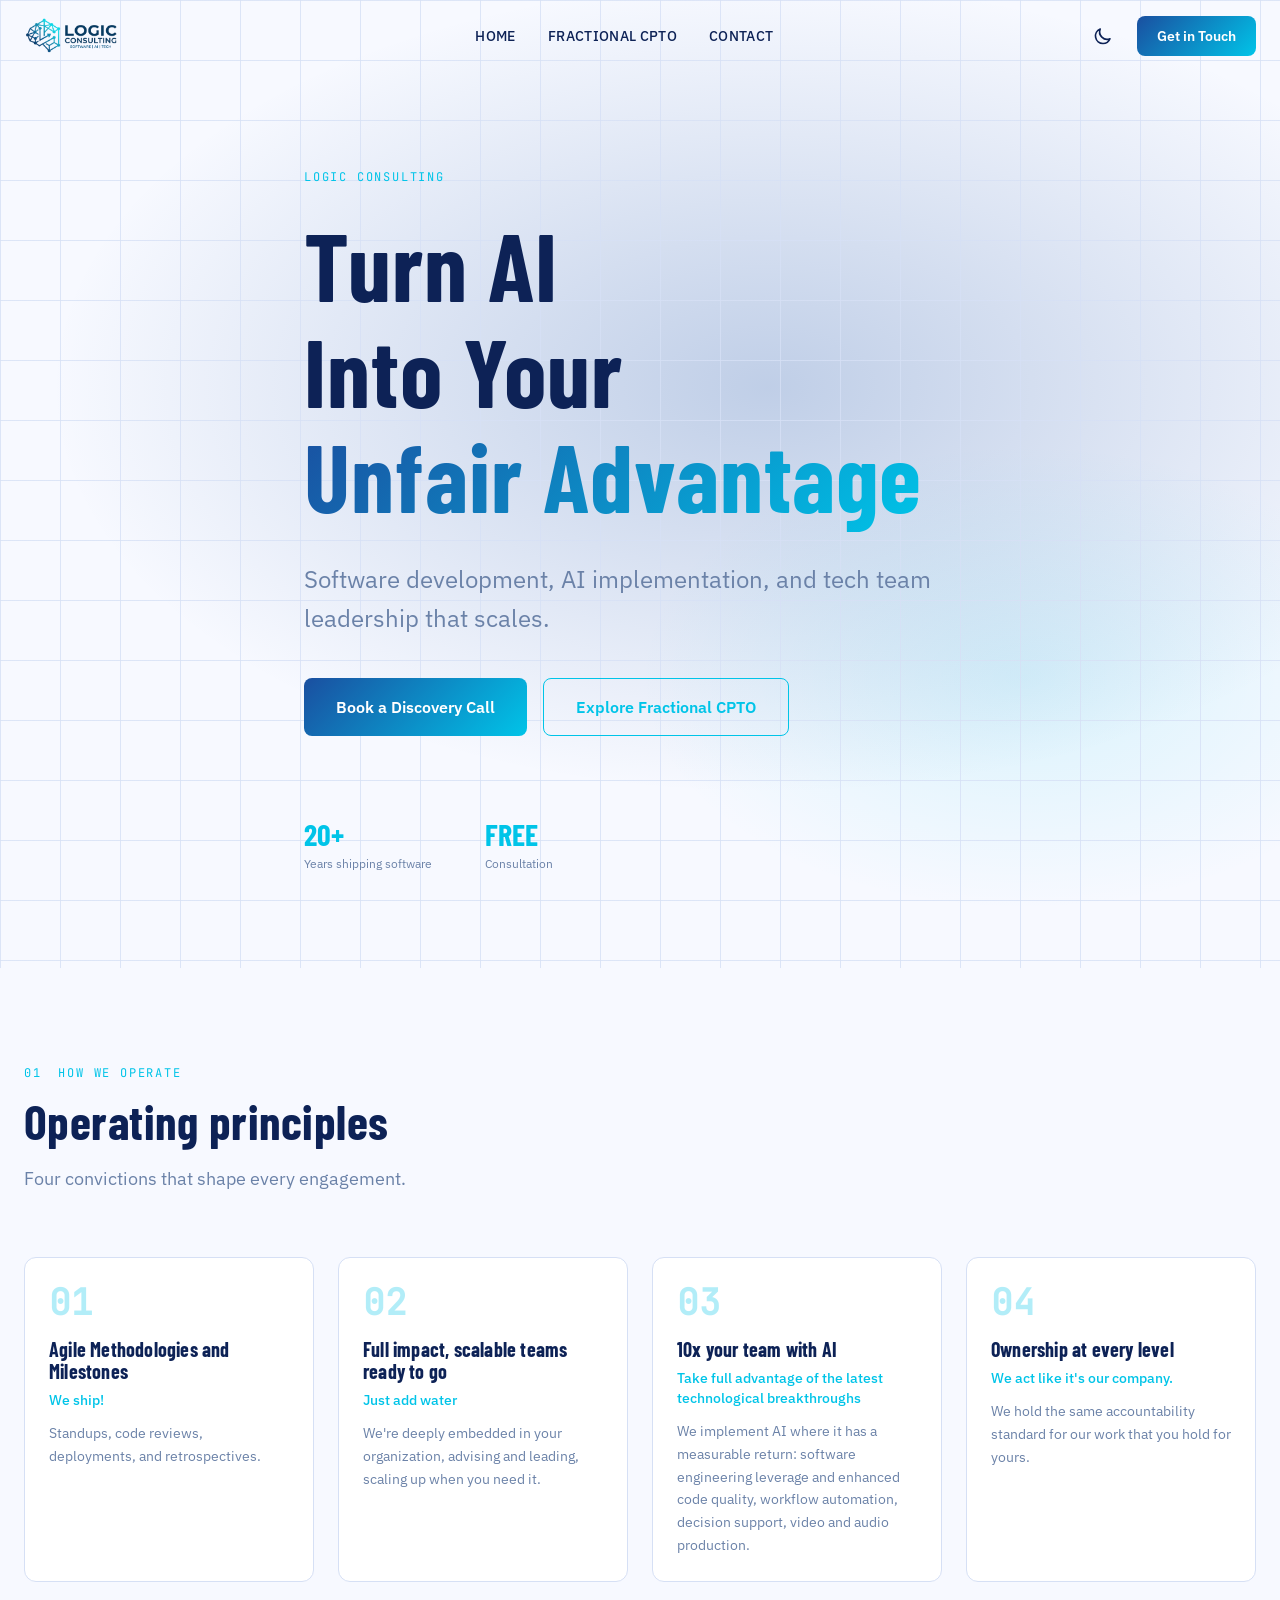
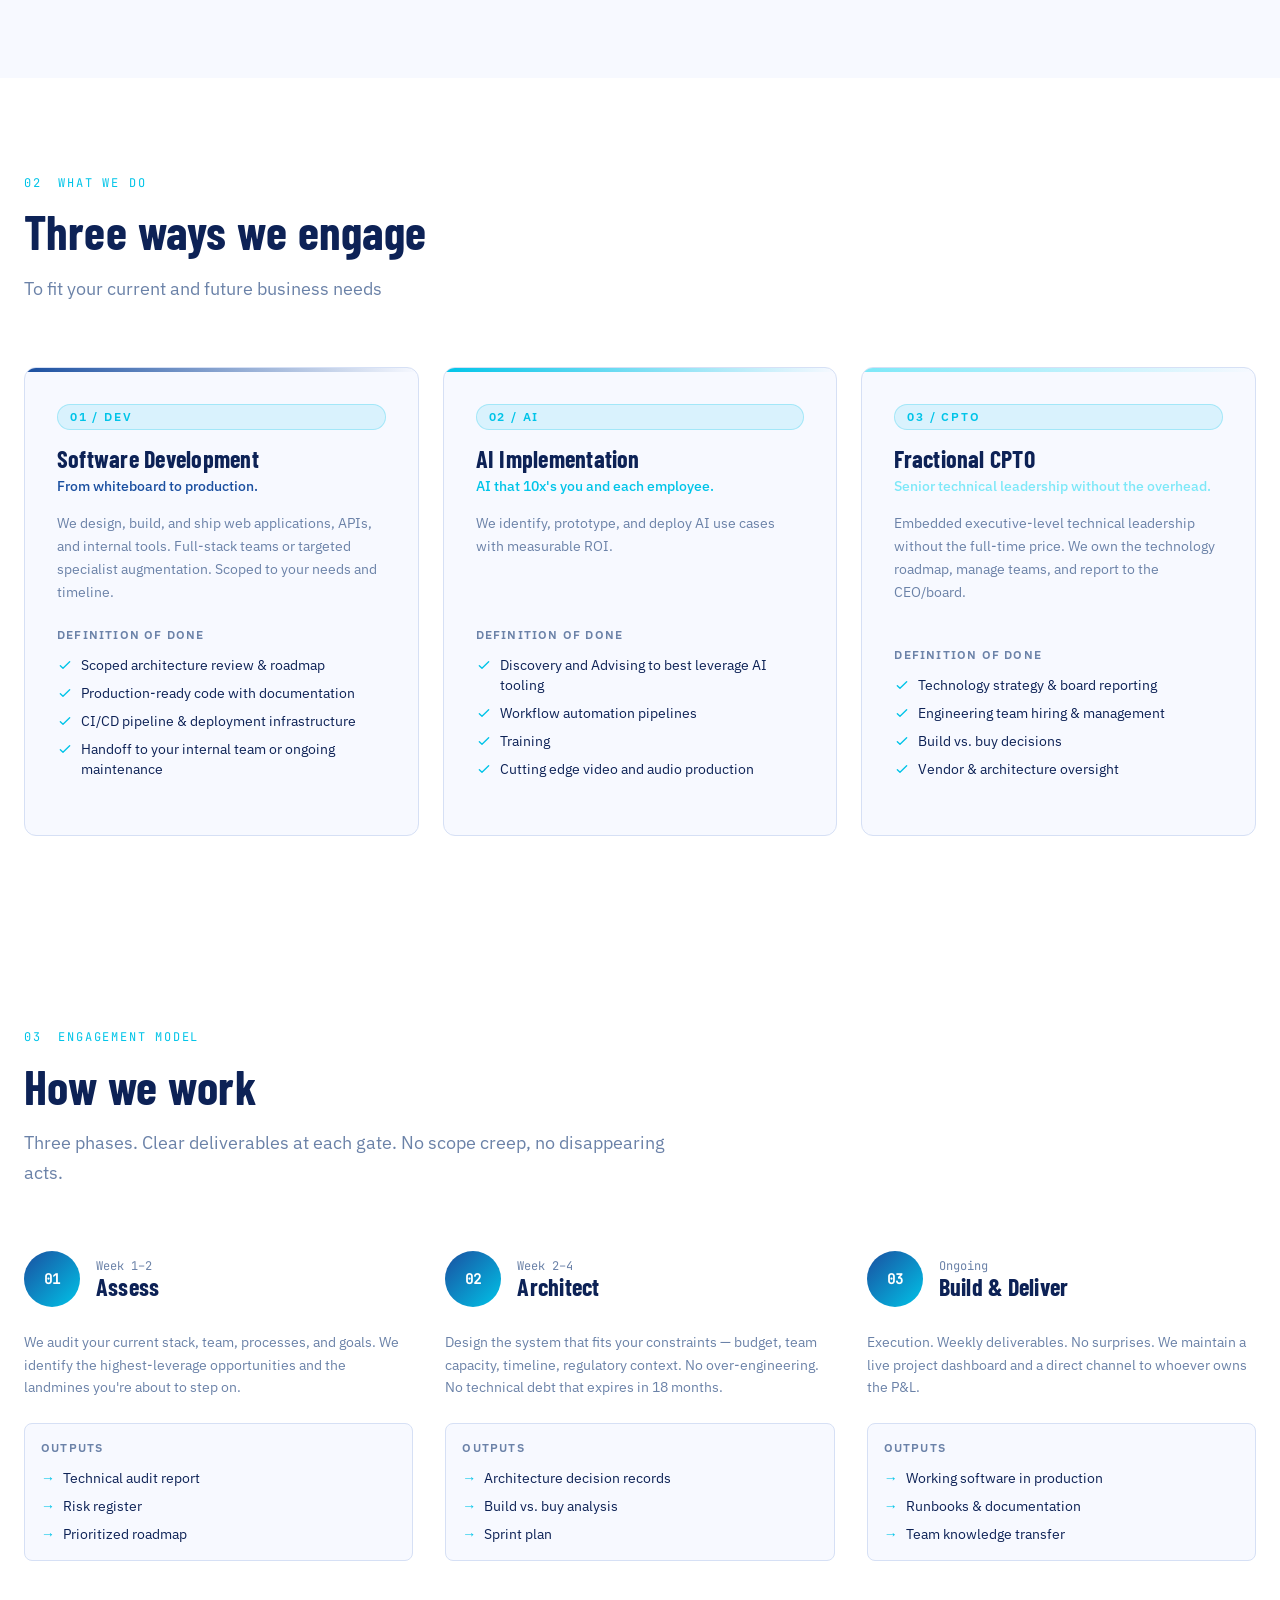
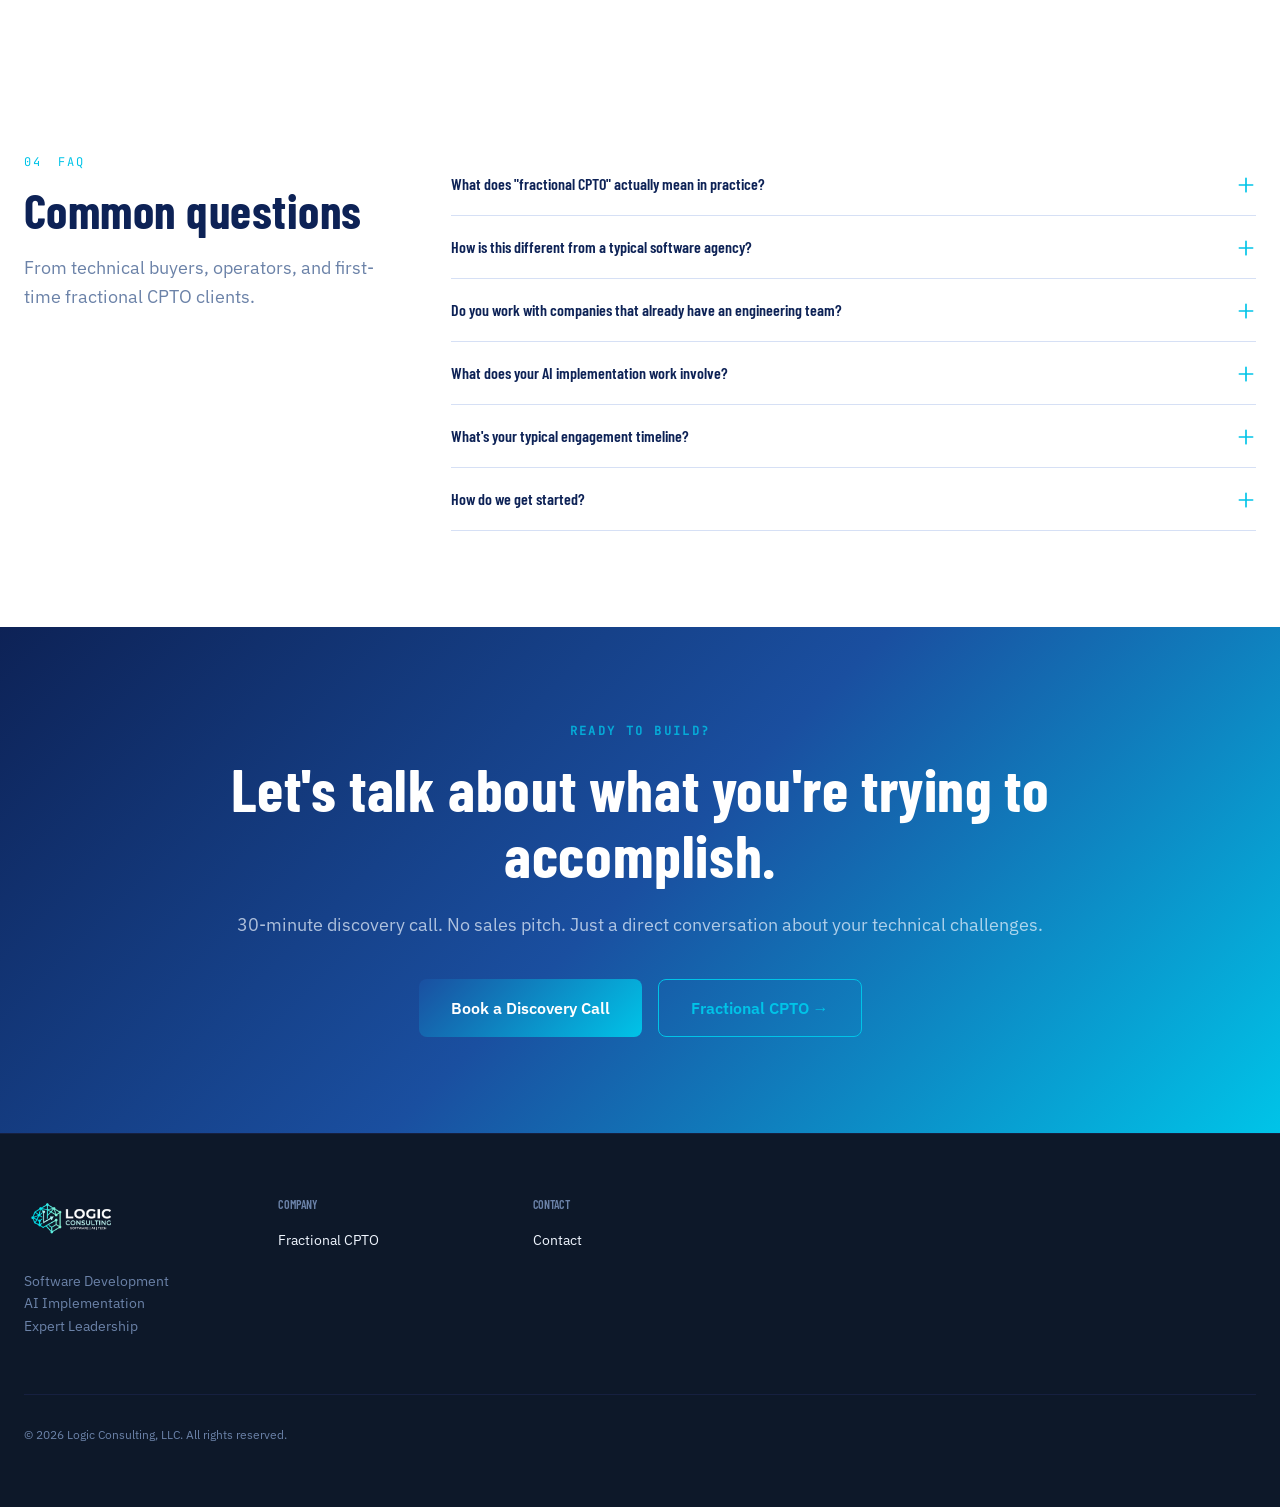
<file: index.html>
<!DOCTYPE html><html lang="en"> <head><meta charset="utf-8"><meta name="viewport" content="width=device-width, initial-scale=1"><meta name="generator" content="Astro v6.4.4"><title>Logic Consulting — Software Development | AI Implementation | Technical Leadership.</title><meta name="description" content="Logic Consulting delivers fractional CPTO leadership, custom software development, and AI implementation for business."><link rel="canonical" href="https://logicsw.com/"><meta property="og:type" content="website"><meta property="og:url" content="https://logicsw.com/"><meta property="og:title" content="Logic Consulting — Software Development | AI Implementation | Technical Leadership."><meta property="og:description" content="Logic Consulting delivers fractional CPTO leadership, custom software development, and AI implementation for business."><meta property="og:image" content="/logo.png"><meta name="twitter:card" content="summary_large_image"><meta name="twitter:title" content="Logic Consulting — Software Development | AI Implementation | Technical Leadership."><meta name="twitter:description" content="Logic Consulting delivers fractional CPTO leadership, custom software development, and AI implementation for business."><meta name="twitter:image" content="/logo.png"><link rel="icon" type="image/svg+xml" href="/favicon.svg"><link rel="apple-touch-icon" href="/apple-touch-icon.png"><script>
      (function() {
        const saved = localStorage.getItem('theme');
        const prefersDark = window.matchMedia('(prefers-color-scheme: dark)').matches;
        if (saved === 'light' || (!saved && !prefersDark)) {
          document.documentElement.classList.add('light');
        }
      })();
    </script><link rel="stylesheet" href="/_astro/Page.o45TY_g2.css">
<style>.btn-primary[data-astro-cid-6ygtcg62]{background:var(--gradient-cyan);color:#fff}.btn-primary[data-astro-cid-6ygtcg62]:hover{opacity:.9;transform:translateY(-1px);box-shadow:0 8px 24px #00c4e84d}.btn-ghost[data-astro-cid-6ygtcg62]{color:var(--color-cyan);border:1.5px solid var(--color-cyan);background:transparent}.btn-ghost[data-astro-cid-6ygtcg62]:hover{background:#00c4e814}.btn-outline[data-astro-cid-6ygtcg62]{color:var(--color-text);border:1.5px solid var(--color-border);background:transparent}.btn-outline[data-astro-cid-6ygtcg62]:hover{border-color:var(--color-cyan);color:var(--color-cyan)}html.light .btn-outline[data-astro-cid-6ygtcg62]{color:var(--color-text-lt);border-color:var(--color-border-lt)}
.hero-bg[data-astro-cid-ewxirvlt]{background:radial-gradient(ellipse 80% 60% at 60% 40%,rgba(26,79,160,.25) 0%,transparent 70%),radial-gradient(ellipse 50% 40% at 80% 70%,rgba(0,196,232,.12) 0%,transparent 60%)}.hero-grid[data-astro-cid-ewxirvlt]{background-image:linear-gradient(rgba(22,32,64,.6) 1px,transparent 1px),linear-gradient(90deg,rgba(22,32,64,.6) 1px,transparent 1px);background-size:60px 60px}html.light .hero-grid[data-astro-cid-ewxirvlt]{background-image:linear-gradient(rgba(214,224,245,.8) 1px,transparent 1px),linear-gradient(90deg,rgba(214,224,245,.8) 1px,transparent 1px)}html.light .hero-section[data-astro-cid-ewxirvlt]{background-color:var(--color-bg-light)}.hero-accent[data-astro-cid-ewxirvlt]{background:var(--gradient-cyan);-webkit-background-clip:text;-webkit-text-fill-color:transparent;background-clip:text}.pillar-bg-accent[data-astro-cid-cxuxedez]{background:radial-gradient(ellipse 80% 60% at 50% 100%,rgba(0,196,232,.06) 0%,transparent 70%)}.pillar-card[data-astro-cid-cxuxedez]{transition:border-color var(--transition-base),transform var(--transition-base),box-shadow var(--transition-base)}.pillar-card[data-astro-cid-cxuxedez]:hover{border-color:#00c4e84d;transform:translateY(-2px);box-shadow:0 8px 32px #0000004d}html.light .pillar-card[data-astro-cid-cxuxedez]{background:var(--color-surface-lt)!important;border-color:var(--color-border-lt)!important}html.light .pillar-card[data-astro-cid-cxuxedez]:hover{border-color:var(--color-blue)!important}html.light .section-philosophy[data-astro-cid-cxuxedez]{background:var(--color-bg-light)}.service-card[data-astro-cid-7fsfp5w6]{transition:border-color var(--transition-base),transform var(--transition-base)}.service-card[data-astro-cid-7fsfp5w6]:hover{border-color:#00c4e84d;transform:translateY(-3px)}html.light .service-card[data-astro-cid-7fsfp5w6]{background:var(--color-bg-light)!important;border-color:var(--color-border-lt)!important}html.light .section-services[data-astro-cid-7fsfp5w6],html.light .section-how[data-astro-cid-dvfvrvee]{background:var(--color-surface-lt)!important}html.light .how-card[data-astro-cid-dvfvrvee] .rounded-lg[data-astro-cid-dvfvrvee]{background:var(--color-bg-light)!important;border-color:var(--color-border-lt)!important}details[data-astro-cid-dairopq3]>summary[data-astro-cid-dairopq3]::-webkit-details-marker{display:none}details[data-astro-cid-dairopq3]>summary[data-astro-cid-dairopq3]::marker{display:none}html.light .section-faq[data-astro-cid-dairopq3]{background:var(--color-surface-lt)!important}html.light .faq-item[data-astro-cid-dairopq3]{border-color:var(--color-border-lt)!important}.cta-btn-white[data-astro-cid-j7pv25f6]{background:#fff!important;color:var(--color-navy)!important}.cta-btn-white[data-astro-cid-j7pv25f6]:hover{opacity:.9!important;box-shadow:0 8px 24px #0000004d!important}.cta-btn-ghost[data-astro-cid-j7pv25f6]{color:#fff!important;border-color:#ffffff80!important}.cta-btn-ghost[data-astro-cid-j7pv25f6]:hover{background:#ffffff1a!important}
</style></head> <body>  <header id="site-nav" class="fixed top-0 inset-x-0 z-50 transition-all duration-300" style="background: transparent;" data-astro-cid-afdttjsk> <div class="max-w-7xl mx-auto px-6 flex items-center justify-between h-18" data-astro-cid-afdttjsk> <a href="/" class="flex items-center gap-3 min-w-[140px]" aria-label="Logic Consulting home" data-astro-cid-afdttjsk> <img src="/logo.png" alt="Logic Consulting" class="h-10 nav-logo-light" data-astro-cid-afdttjsk> <img src="/logo-dark.png" alt="Logic Consulting" class="h-10 nav-logo-dark hidden" data-astro-cid-afdttjsk> </a> <nav class="hidden lg:flex items-center gap-8" aria-label="Main navigation" data-astro-cid-afdttjsk> <a href="/" class="text-sm font-medium tracking-wide uppercase hover:text-cyan-400 transition-colors duration-200 nav-link" data-astro-cid-afdttjsk> Home </a><a href="/services/fractional-cpto" class="text-sm font-medium tracking-wide uppercase hover:text-cyan-400 transition-colors duration-200 nav-link" data-astro-cid-afdttjsk> Fractional CPTO </a><a href="/contact" class="text-sm font-medium tracking-wide uppercase hover:text-cyan-400 transition-colors duration-200 nav-link" data-astro-cid-afdttjsk> Contact </a> </nav> <div class="hidden lg:flex items-center gap-4" data-astro-cid-afdttjsk> <button id="theme-toggle" class="p-2 rounded-md hover:opacity-70 transition-opacity" aria-label="Toggle light/dark mode" title="Toggle theme" data-astro-cid-afdttjsk> <svg class="w-5 h-5 theme-icon-dark" fill="none" stroke="currentColor" viewBox="0 0 24 24" data-astro-cid-afdttjsk> <path stroke-linecap="round" stroke-linejoin="round" stroke-width="2" d="M12 3v1m0 16v1m9-9h-1M4 12H3m15.364-6.364l-.707.707M6.343 17.657l-.707.707M17.657 17.657l-.707-.707M6.343 6.343l-.707-.707M16 12a4 4 0 11-8 0 4 4 0 018 0z" data-astro-cid-afdttjsk></path> </svg> <svg class="w-5 h-5 theme-icon-light hidden" fill="none" stroke="currentColor" viewBox="0 0 24 24" data-astro-cid-afdttjsk> <path stroke-linecap="round" stroke-linejoin="round" stroke-width="2" d="M20.354 15.354A9 9 0 018.646 3.646 9.003 9.003 0 0012 21a9.003 9.003 0 008.354-5.646z" data-astro-cid-afdttjsk></path> </svg> </button> <a href="/contact" class="px-5 py-2.5 text-sm font-semibold rounded-lg transition-all duration-200" style="background: var(--gradient-cyan); color: #fff;" data-astro-cid-afdttjsk>
Get in Touch
</a> </div> <div class="lg:hidden flex items-center gap-1" data-astro-cid-afdttjsk> <button id="theme-toggle-mobile" class="p-2 rounded-md hover:opacity-70 transition-opacity nav-link" aria-label="Toggle light/dark mode" title="Toggle theme" data-astro-cid-afdttjsk> <svg class="w-5 h-5 theme-icon-dark" fill="none" stroke="currentColor" viewBox="0 0 24 24" data-astro-cid-afdttjsk> <path stroke-linecap="round" stroke-linejoin="round" stroke-width="2" d="M12 3v1m0 16v1m9-9h-1M4 12H3m15.364-6.364l-.707.707M6.343 17.657l-.707.707M17.657 17.657l-.707-.707M6.343 6.343l-.707-.707M16 12a4 4 0 11-8 0 4 4 0 018 0z" data-astro-cid-afdttjsk></path> </svg> <svg class="w-5 h-5 theme-icon-light hidden" fill="none" stroke="currentColor" viewBox="0 0 24 24" data-astro-cid-afdttjsk> <path stroke-linecap="round" stroke-linejoin="round" stroke-width="2" d="M20.354 15.354A9 9 0 018.646 3.646 9.003 9.003 0 0012 21a9.003 9.003 0 008.354-5.646z" data-astro-cid-afdttjsk></path> </svg> </button> <button id="mobile-menu-toggle" class="p-2 rounded-md nav-link" aria-label="Open mobile menu" aria-expanded="false" data-astro-cid-afdttjsk> <svg class="w-6 h-6 menu-open" fill="none" stroke="currentColor" viewBox="0 0 24 24" data-astro-cid-afdttjsk> <path stroke-linecap="round" stroke-linejoin="round" stroke-width="2" d="M4 6h16M4 12h16M4 18h16" data-astro-cid-afdttjsk></path> </svg> <svg class="w-6 h-6 menu-close hidden" fill="none" stroke="currentColor" viewBox="0 0 24 24" data-astro-cid-afdttjsk> <path stroke-linecap="round" stroke-linejoin="round" stroke-width="2" d="M6 18L18 6M6 6l12 12" data-astro-cid-afdttjsk></path> </svg> </button> </div><!-- end mobile controls wrapper --> </div> <div id="mobile-menu" class="mobile-menu hidden lg:hidden border-t" data-astro-cid-afdttjsk> <nav class="max-w-7xl mx-auto px-6 py-4 flex flex-col gap-4" data-astro-cid-afdttjsk> <a href="/" class="mobile-menu-link text-sm font-medium tracking-wide uppercase transition-colors" data-astro-cid-afdttjsk>Home</a><a href="/services/fractional-cpto" class="mobile-menu-link text-sm font-medium tracking-wide uppercase transition-colors" data-astro-cid-afdttjsk>Fractional CPTO</a><a href="/contact" class="mobile-menu-link text-sm font-medium tracking-wide uppercase transition-colors" data-astro-cid-afdttjsk>Contact</a> <a href="/contact" class="mt-2 px-5 py-3 text-sm font-semibold text-center rounded-lg" style="background: var(--gradient-cyan); color: #fff;" data-astro-cid-afdttjsk>
Get in Touch
</a> </nav> </div> </header>  <script type="module">const l=document.getElementById("site-nav"),t=document.getElementById("mobile-menu-toggle"),o=document.getElementById("mobile-menu"),s=document.getElementById("theme-toggle");window.addEventListener("scroll",()=>{l.classList.toggle("scrolled",window.scrollY>20)},{passive:!0});t.addEventListener("click",()=>{const e=o.classList.toggle("hidden");t.setAttribute("aria-expanded",String(!e)),t.querySelector(".menu-open").classList.toggle("hidden",!e),t.querySelector(".menu-close").classList.toggle("hidden",e)});function n(){const e=document.documentElement.classList.toggle("light");localStorage.setItem("theme",e?"light":"dark")}s.addEventListener("click",n);document.getElementById("theme-toggle-mobile").addEventListener("click",n);</script> <main>  <section class="hero-section relative min-h-screen flex items-center pt-18 overflow-hidden" data-astro-cid-ewxirvlt> <div class="hero-bg absolute inset-0 pointer-events-none" aria-hidden="true" data-astro-cid-ewxirvlt></div> <div class="hero-grid absolute inset-0 pointer-events-none" aria-hidden="true" data-astro-cid-ewxirvlt></div> <div class="relative z-10 max-w-7xl mx-auto px-6 py-24" data-astro-cid-ewxirvlt> <div class="max-w-4xl" data-astro-cid-ewxirvlt> <p class="section-number mb-6" data-astro-cid-ewxirvlt>Logic Consulting</p> <h1 class="text-6xl sm:text-7xl lg:text-8xl font-bold leading-none mb-8" style="font-family: var(--font-display);" data-astro-cid-ewxirvlt>
Turn AI<br data-astro-cid-ewxirvlt>
Into Your<br data-astro-cid-ewxirvlt> <span class="hero-accent" data-astro-cid-ewxirvlt>Unfair Advantage</span> </h1> <p class="text-xl lg:text-2xl leading-relaxed mb-10 max-w-2xl" style="color: var(--color-muted);" data-astro-cid-ewxirvlt>
Software development, AI implementation, and tech team leadership that scales.
</p> <div class="flex flex-wrap gap-4" data-astro-cid-ewxirvlt> <a href="/contact" data-astro-cid-6ygtcg62="true" class="inline-flex items-center justify-center gap-2 font-semibold rounded-lg transition-all duration-200 focus-visible:outline focus-visible:outline-2 focus-visible:outline-offset-2 focus-visible:outline-cyan-400 px-8 py-4 text-base btn-primary"> Book a Discovery Call </a> <a href="/services/fractional-cpto" data-astro-cid-6ygtcg62="true" class="inline-flex items-center justify-center gap-2 font-semibold rounded-lg transition-all duration-200 focus-visible:outline focus-visible:outline-2 focus-visible:outline-offset-2 focus-visible:outline-cyan-400 px-8 py-4 text-base btn-ghost"> Explore Fractional CPTO </a> </div> </div> <div class="mt-20 grid grid-cols-3 gap-8 max-w-lg" data-astro-cid-ewxirvlt> <div data-astro-cid-ewxirvlt> <p class="text-3xl font-bold" style="font-family: var(--font-display); color: var(--color-cyan);" data-astro-cid-ewxirvlt>20+</p> <p class="text-xs mt-1" style="color: var(--color-muted);" data-astro-cid-ewxirvlt>Years shipping software</p> </div><div data-astro-cid-ewxirvlt> <p class="text-3xl font-bold" style="font-family: var(--font-display); color: var(--color-cyan);" data-astro-cid-ewxirvlt>FREE</p> <p class="text-xs mt-1" style="color: var(--color-muted);" data-astro-cid-ewxirvlt>Consultation</p> </div> </div> </div> </section> <section class="py-24 section-philosophy" data-astro-cid-cxuxedez> <div class="max-w-7xl mx-auto px-6" data-astro-cid-cxuxedez> <div class="mb-12 lg:mb-16"> <p class="section-number mb-3"> <span class="mr-2">01</span> How We Operate </p> <h2 class="text-4xl lg:text-5xl font-bold mb-4" style="font-family: var(--font-display);"> Operating principles </h2> <p class="text-lg leading-relaxed max-w-2xl" style="color: var(--color-muted);"> Four convictions that shape every engagement. </p> </div> <div class="grid grid-cols-1 md:grid-cols-2 lg:grid-cols-4 gap-6" data-astro-cid-cxuxedez> <div class="reveal pillar-card group relative rounded-xl p-6 cursor-default overflow-hidden" style="background: var(--color-surface); border: 1px solid var(--color-border);" data-astro-cid-cxuxedez> <div class="pillar-bg-accent absolute inset-0 opacity-0 group-hover:opacity-100 transition-opacity duration-300 pointer-events-none" aria-hidden="true" data-astro-cid-cxuxedez></div> <div class="relative z-10" data-astro-cid-cxuxedez> <p class="text-4xl font-bold mb-4" style="font-family: var(--font-mono); color: rgba(0, 196, 232, 0.3);" data-astro-cid-cxuxedez>01</p> <h3 class="text-xl font-bold mb-2" style="font-family: var(--font-display);" data-astro-cid-cxuxedez>Agile Methodologies and Milestones</h3> <p class="text-sm font-medium mb-3" style="color: var(--color-cyan);" data-astro-cid-cxuxedez>We ship!</p> <p class="text-sm leading-relaxed pillar-detail" style="color: var(--color-muted);" data-astro-cid-cxuxedez>Standups, code reviews, deployments, and retrospectives.</p> </div> </div><div class="reveal pillar-card group relative rounded-xl p-6 cursor-default overflow-hidden" style="background: var(--color-surface); border: 1px solid var(--color-border);" data-astro-cid-cxuxedez> <div class="pillar-bg-accent absolute inset-0 opacity-0 group-hover:opacity-100 transition-opacity duration-300 pointer-events-none" aria-hidden="true" data-astro-cid-cxuxedez></div> <div class="relative z-10" data-astro-cid-cxuxedez> <p class="text-4xl font-bold mb-4" style="font-family: var(--font-mono); color: rgba(0, 196, 232, 0.3);" data-astro-cid-cxuxedez>02</p> <h3 class="text-xl font-bold mb-2" style="font-family: var(--font-display);" data-astro-cid-cxuxedez>Full impact, scalable teams ready to go</h3> <p class="text-sm font-medium mb-3" style="color: var(--color-cyan);" data-astro-cid-cxuxedez>Just add water</p> <p class="text-sm leading-relaxed pillar-detail" style="color: var(--color-muted);" data-astro-cid-cxuxedez>We&#39;re deeply embedded in your organization, advising and leading, scaling up when you need it.</p> </div> </div><div class="reveal pillar-card group relative rounded-xl p-6 cursor-default overflow-hidden" style="background: var(--color-surface); border: 1px solid var(--color-border);" data-astro-cid-cxuxedez> <div class="pillar-bg-accent absolute inset-0 opacity-0 group-hover:opacity-100 transition-opacity duration-300 pointer-events-none" aria-hidden="true" data-astro-cid-cxuxedez></div> <div class="relative z-10" data-astro-cid-cxuxedez> <p class="text-4xl font-bold mb-4" style="font-family: var(--font-mono); color: rgba(0, 196, 232, 0.3);" data-astro-cid-cxuxedez>03</p> <h3 class="text-xl font-bold mb-2" style="font-family: var(--font-display);" data-astro-cid-cxuxedez>10x your team with AI</h3> <p class="text-sm font-medium mb-3" style="color: var(--color-cyan);" data-astro-cid-cxuxedez>Take full advantage of the latest technological breakthroughs</p> <p class="text-sm leading-relaxed pillar-detail" style="color: var(--color-muted);" data-astro-cid-cxuxedez>We implement AI where it has a measurable return: software engineering leverage and enhanced code quality, workflow automation, decision support, video and audio production.</p> </div> </div><div class="reveal pillar-card group relative rounded-xl p-6 cursor-default overflow-hidden" style="background: var(--color-surface); border: 1px solid var(--color-border);" data-astro-cid-cxuxedez> <div class="pillar-bg-accent absolute inset-0 opacity-0 group-hover:opacity-100 transition-opacity duration-300 pointer-events-none" aria-hidden="true" data-astro-cid-cxuxedez></div> <div class="relative z-10" data-astro-cid-cxuxedez> <p class="text-4xl font-bold mb-4" style="font-family: var(--font-mono); color: rgba(0, 196, 232, 0.3);" data-astro-cid-cxuxedez>04</p> <h3 class="text-xl font-bold mb-2" style="font-family: var(--font-display);" data-astro-cid-cxuxedez>Ownership at every level</h3> <p class="text-sm font-medium mb-3" style="color: var(--color-cyan);" data-astro-cid-cxuxedez>We act like it&#39;s our company.</p> <p class="text-sm leading-relaxed pillar-detail" style="color: var(--color-muted);" data-astro-cid-cxuxedez>We hold the same accountability standard for our work that you hold for yours.</p> </div> </div> </div> </div> </section> <section class="py-24 section-services" style="background: var(--color-surface);" data-astro-cid-7fsfp5w6> <div class="max-w-7xl mx-auto px-6" data-astro-cid-7fsfp5w6> <div class="mb-12 lg:mb-16"> <p class="section-number mb-3"> <span class="mr-2">02</span> What We Do </p> <h2 class="text-4xl lg:text-5xl font-bold mb-4" style="font-family: var(--font-display);"> Three ways we engage </h2> <p class="text-lg leading-relaxed max-w-2xl" style="color: var(--color-muted);"> To fit your current and future business needs </p> </div> <div class="grid grid-cols-1 lg:grid-cols-3 gap-6" data-astro-cid-7fsfp5w6> <div class="reveal service-card flex flex-col rounded-xl overflow-hidden" style="background: var(--color-bg); border: 1px solid var(--color-border);" data-astro-cid-7fsfp5w6> <div class="service-card-bar h-1" style="background: linear-gradient(90deg, var(--color-blue), transparent);" data-astro-cid-7fsfp5w6></div> <div class="flex flex-col flex-1 p-8" data-astro-cid-7fsfp5w6> <span class="inline-block text-xs font-semibold tracking-[0.15em] uppercase px-3 py-1 rounded-full" style="background: rgba(0, 196, 232, 0.12); color: var(--color-cyan); border: 1px solid rgba(0, 196, 232, 0.25);"> 01 / DEV </span> <h3 class="text-2xl font-bold mt-4 mb-1" style="font-family: var(--font-display);" data-astro-cid-7fsfp5w6>Software Development</h3> <p class="text-sm font-medium mb-4" style="color: var(--color-blue);" data-astro-cid-7fsfp5w6>From whiteboard to production.</p> <p class="text-sm leading-relaxed mb-6 flex-1" style="color: var(--color-muted);" data-astro-cid-7fsfp5w6>We design, build, and ship web applications, APIs, and internal tools. Full-stack teams or targeted specialist augmentation. Scoped to your needs and timeline.</p> <div class="mb-6" data-astro-cid-7fsfp5w6> <p class="text-xs font-semibold tracking-widest uppercase mb-3" style="color: var(--color-muted);" data-astro-cid-7fsfp5w6>Definition of Done</p> <ul class="space-y-2" data-astro-cid-7fsfp5w6> <li class="flex items-start gap-2 text-sm" data-astro-cid-7fsfp5w6> <span class="mt-0.5 shrink-0" style="color: var(--color-cyan);" data-astro-cid-7fsfp5w6> <svg class="w-4 h-4" fill="none" stroke="currentColor" viewBox="0 0 24 24" data-astro-cid-7fsfp5w6> <path stroke-linecap="round" stroke-linejoin="round" stroke-width="2" d="M5 13l4 4L19 7" data-astro-cid-7fsfp5w6></path> </svg> </span> Scoped architecture review &amp; roadmap </li><li class="flex items-start gap-2 text-sm" data-astro-cid-7fsfp5w6> <span class="mt-0.5 shrink-0" style="color: var(--color-cyan);" data-astro-cid-7fsfp5w6> <svg class="w-4 h-4" fill="none" stroke="currentColor" viewBox="0 0 24 24" data-astro-cid-7fsfp5w6> <path stroke-linecap="round" stroke-linejoin="round" stroke-width="2" d="M5 13l4 4L19 7" data-astro-cid-7fsfp5w6></path> </svg> </span> Production-ready code with documentation </li><li class="flex items-start gap-2 text-sm" data-astro-cid-7fsfp5w6> <span class="mt-0.5 shrink-0" style="color: var(--color-cyan);" data-astro-cid-7fsfp5w6> <svg class="w-4 h-4" fill="none" stroke="currentColor" viewBox="0 0 24 24" data-astro-cid-7fsfp5w6> <path stroke-linecap="round" stroke-linejoin="round" stroke-width="2" d="M5 13l4 4L19 7" data-astro-cid-7fsfp5w6></path> </svg> </span> CI/CD pipeline &amp; deployment infrastructure </li><li class="flex items-start gap-2 text-sm" data-astro-cid-7fsfp5w6> <span class="mt-0.5 shrink-0" style="color: var(--color-cyan);" data-astro-cid-7fsfp5w6> <svg class="w-4 h-4" fill="none" stroke="currentColor" viewBox="0 0 24 24" data-astro-cid-7fsfp5w6> <path stroke-linecap="round" stroke-linejoin="round" stroke-width="2" d="M5 13l4 4L19 7" data-astro-cid-7fsfp5w6></path> </svg> </span> Handoff to your internal team or ongoing maintenance </li> </ul> </div>  </div> </div><div class="reveal service-card flex flex-col rounded-xl overflow-hidden" style="background: var(--color-bg); border: 1px solid var(--color-border);" data-astro-cid-7fsfp5w6> <div class="service-card-bar h-1" style="background: linear-gradient(90deg, var(--color-cyan), transparent);" data-astro-cid-7fsfp5w6></div> <div class="flex flex-col flex-1 p-8" data-astro-cid-7fsfp5w6> <span class="inline-block text-xs font-semibold tracking-[0.15em] uppercase px-3 py-1 rounded-full" style="background: rgba(0, 196, 232, 0.12); color: var(--color-cyan); border: 1px solid rgba(0, 196, 232, 0.25);"> 02 / AI </span> <h3 class="text-2xl font-bold mt-4 mb-1" style="font-family: var(--font-display);" data-astro-cid-7fsfp5w6>AI Implementation</h3> <p class="text-sm font-medium mb-4" style="color: var(--color-cyan);" data-astro-cid-7fsfp5w6>AI that 10x&#39;s you and each employee.</p> <p class="text-sm leading-relaxed mb-6 flex-1" style="color: var(--color-muted);" data-astro-cid-7fsfp5w6>We identify, prototype, and deploy AI use cases with measurable ROI.</p> <div class="mb-6" data-astro-cid-7fsfp5w6> <p class="text-xs font-semibold tracking-widest uppercase mb-3" style="color: var(--color-muted);" data-astro-cid-7fsfp5w6>Definition of Done</p> <ul class="space-y-2" data-astro-cid-7fsfp5w6> <li class="flex items-start gap-2 text-sm" data-astro-cid-7fsfp5w6> <span class="mt-0.5 shrink-0" style="color: var(--color-cyan);" data-astro-cid-7fsfp5w6> <svg class="w-4 h-4" fill="none" stroke="currentColor" viewBox="0 0 24 24" data-astro-cid-7fsfp5w6> <path stroke-linecap="round" stroke-linejoin="round" stroke-width="2" d="M5 13l4 4L19 7" data-astro-cid-7fsfp5w6></path> </svg> </span> Discovery and Advising to best leverage AI tooling </li><li class="flex items-start gap-2 text-sm" data-astro-cid-7fsfp5w6> <span class="mt-0.5 shrink-0" style="color: var(--color-cyan);" data-astro-cid-7fsfp5w6> <svg class="w-4 h-4" fill="none" stroke="currentColor" viewBox="0 0 24 24" data-astro-cid-7fsfp5w6> <path stroke-linecap="round" stroke-linejoin="round" stroke-width="2" d="M5 13l4 4L19 7" data-astro-cid-7fsfp5w6></path> </svg> </span> Workflow automation pipelines </li><li class="flex items-start gap-2 text-sm" data-astro-cid-7fsfp5w6> <span class="mt-0.5 shrink-0" style="color: var(--color-cyan);" data-astro-cid-7fsfp5w6> <svg class="w-4 h-4" fill="none" stroke="currentColor" viewBox="0 0 24 24" data-astro-cid-7fsfp5w6> <path stroke-linecap="round" stroke-linejoin="round" stroke-width="2" d="M5 13l4 4L19 7" data-astro-cid-7fsfp5w6></path> </svg> </span> Training </li><li class="flex items-start gap-2 text-sm" data-astro-cid-7fsfp5w6> <span class="mt-0.5 shrink-0" style="color: var(--color-cyan);" data-astro-cid-7fsfp5w6> <svg class="w-4 h-4" fill="none" stroke="currentColor" viewBox="0 0 24 24" data-astro-cid-7fsfp5w6> <path stroke-linecap="round" stroke-linejoin="round" stroke-width="2" d="M5 13l4 4L19 7" data-astro-cid-7fsfp5w6></path> </svg> </span> Cutting edge video and audio production </li> </ul> </div>  </div> </div><div class="reveal service-card flex flex-col rounded-xl overflow-hidden" style="background: var(--color-bg); border: 1px solid var(--color-border);" data-astro-cid-7fsfp5w6> <div class="service-card-bar h-1" style="background: linear-gradient(90deg, #7DE8F8, transparent);" data-astro-cid-7fsfp5w6></div> <div class="flex flex-col flex-1 p-8" data-astro-cid-7fsfp5w6> <span class="inline-block text-xs font-semibold tracking-[0.15em] uppercase px-3 py-1 rounded-full" style="background: rgba(0, 196, 232, 0.12); color: var(--color-cyan); border: 1px solid rgba(0, 196, 232, 0.25);"> 03 / CPTO </span> <h3 class="text-2xl font-bold mt-4 mb-1" style="font-family: var(--font-display);" data-astro-cid-7fsfp5w6>Fractional CPTO</h3> <p class="text-sm font-medium mb-4" style="color: #7DE8F8;" data-astro-cid-7fsfp5w6>Senior technical leadership without the overhead.</p> <p class="text-sm leading-relaxed mb-6 flex-1" style="color: var(--color-muted);" data-astro-cid-7fsfp5w6>Embedded executive-level technical leadership without the full-time price. We own the technology roadmap, manage teams, and report to the CEO/board.</p> <div class="mb-6" data-astro-cid-7fsfp5w6> <p class="text-xs font-semibold tracking-widest uppercase mb-3" style="color: var(--color-muted);" data-astro-cid-7fsfp5w6>Definition of Done</p> <ul class="space-y-2" data-astro-cid-7fsfp5w6> <li class="flex items-start gap-2 text-sm" data-astro-cid-7fsfp5w6> <span class="mt-0.5 shrink-0" style="color: var(--color-cyan);" data-astro-cid-7fsfp5w6> <svg class="w-4 h-4" fill="none" stroke="currentColor" viewBox="0 0 24 24" data-astro-cid-7fsfp5w6> <path stroke-linecap="round" stroke-linejoin="round" stroke-width="2" d="M5 13l4 4L19 7" data-astro-cid-7fsfp5w6></path> </svg> </span> Technology strategy &amp; board reporting </li><li class="flex items-start gap-2 text-sm" data-astro-cid-7fsfp5w6> <span class="mt-0.5 shrink-0" style="color: var(--color-cyan);" data-astro-cid-7fsfp5w6> <svg class="w-4 h-4" fill="none" stroke="currentColor" viewBox="0 0 24 24" data-astro-cid-7fsfp5w6> <path stroke-linecap="round" stroke-linejoin="round" stroke-width="2" d="M5 13l4 4L19 7" data-astro-cid-7fsfp5w6></path> </svg> </span> Engineering team hiring &amp; management </li><li class="flex items-start gap-2 text-sm" data-astro-cid-7fsfp5w6> <span class="mt-0.5 shrink-0" style="color: var(--color-cyan);" data-astro-cid-7fsfp5w6> <svg class="w-4 h-4" fill="none" stroke="currentColor" viewBox="0 0 24 24" data-astro-cid-7fsfp5w6> <path stroke-linecap="round" stroke-linejoin="round" stroke-width="2" d="M5 13l4 4L19 7" data-astro-cid-7fsfp5w6></path> </svg> </span> Build vs. buy decisions </li><li class="flex items-start gap-2 text-sm" data-astro-cid-7fsfp5w6> <span class="mt-0.5 shrink-0" style="color: var(--color-cyan);" data-astro-cid-7fsfp5w6> <svg class="w-4 h-4" fill="none" stroke="currentColor" viewBox="0 0 24 24" data-astro-cid-7fsfp5w6> <path stroke-linecap="round" stroke-linejoin="round" stroke-width="2" d="M5 13l4 4L19 7" data-astro-cid-7fsfp5w6></path> </svg> </span> Vendor &amp; architecture oversight </li> </ul> </div>  </div> </div> </div> </div> </section> <section class="py-24 section-how" style="background: var(--color-surface);" data-astro-cid-dvfvrvee> <div class="max-w-7xl mx-auto px-6" data-astro-cid-dvfvrvee> <div class="mb-12 lg:mb-16"> <p class="section-number mb-3"> <span class="mr-2">03</span> Engagement Model </p> <h2 class="text-4xl lg:text-5xl font-bold mb-4" style="font-family: var(--font-display);"> How we work </h2> <p class="text-lg leading-relaxed max-w-2xl" style="color: var(--color-muted);"> Three phases. Clear deliverables at each gate. No scope creep, no disappearing acts. </p> </div> <div class="relative" data-astro-cid-dvfvrvee> <!-- <div class="hidden lg:block absolute top-8 left-[calc(16.67%+1rem)] right-[calc(16.67%+1rem)] h-px" style="background: linear-gradient(90deg, transparent, var(--color-cyan), transparent);"></div> --> <div class="grid grid-cols-1 lg:grid-cols-3 gap-8" data-astro-cid-dvfvrvee> <div class="reveal how-card relative" data-astro-cid-dvfvrvee> <div class="flex items-center gap-4 mb-6" data-astro-cid-dvfvrvee> <div class="w-14 h-14 rounded-full flex items-center justify-center text-sm font-bold shrink-0" style="background: var(--gradient-cyan); color: #fff; font-family: var(--font-mono);" data-astro-cid-dvfvrvee> 01 </div> <div data-astro-cid-dvfvrvee> <p class="text-xs" style="color: var(--color-muted); font-family: var(--font-mono);" data-astro-cid-dvfvrvee>Week 1–2</p> <h3 class="text-2xl font-bold" style="font-family: var(--font-display);" data-astro-cid-dvfvrvee>Assess</h3> </div> </div> <p class="text-sm leading-relaxed mb-6" style="color: var(--color-muted);" data-astro-cid-dvfvrvee>We audit your current stack, team, processes, and goals. We identify the highest-leverage opportunities and the landmines you&#39;re about to step on.</p> <div class="rounded-lg p-4" style="background: var(--color-bg); border: 1px solid var(--color-border);" data-astro-cid-dvfvrvee> <p class="text-xs font-semibold tracking-widest uppercase mb-3" style="color: var(--color-muted);" data-astro-cid-dvfvrvee>Outputs</p> <ul class="space-y-2" data-astro-cid-dvfvrvee> <li class="flex items-center gap-2 text-sm" data-astro-cid-dvfvrvee> <span style="color: var(--color-cyan);" data-astro-cid-dvfvrvee>→</span> Technical audit report </li><li class="flex items-center gap-2 text-sm" data-astro-cid-dvfvrvee> <span style="color: var(--color-cyan);" data-astro-cid-dvfvrvee>→</span> Risk register </li><li class="flex items-center gap-2 text-sm" data-astro-cid-dvfvrvee> <span style="color: var(--color-cyan);" data-astro-cid-dvfvrvee>→</span> Prioritized roadmap </li> </ul> </div> </div><div class="reveal how-card relative" data-astro-cid-dvfvrvee> <div class="flex items-center gap-4 mb-6" data-astro-cid-dvfvrvee> <div class="w-14 h-14 rounded-full flex items-center justify-center text-sm font-bold shrink-0" style="background: var(--gradient-cyan); color: #fff; font-family: var(--font-mono);" data-astro-cid-dvfvrvee> 02 </div> <div data-astro-cid-dvfvrvee> <p class="text-xs" style="color: var(--color-muted); font-family: var(--font-mono);" data-astro-cid-dvfvrvee>Week 2–4</p> <h3 class="text-2xl font-bold" style="font-family: var(--font-display);" data-astro-cid-dvfvrvee>Architect</h3> </div> </div> <p class="text-sm leading-relaxed mb-6" style="color: var(--color-muted);" data-astro-cid-dvfvrvee>Design the system that fits your constraints — budget, team capacity, timeline, regulatory context. No over-engineering. No technical debt that expires in 18 months.</p> <div class="rounded-lg p-4" style="background: var(--color-bg); border: 1px solid var(--color-border);" data-astro-cid-dvfvrvee> <p class="text-xs font-semibold tracking-widest uppercase mb-3" style="color: var(--color-muted);" data-astro-cid-dvfvrvee>Outputs</p> <ul class="space-y-2" data-astro-cid-dvfvrvee> <li class="flex items-center gap-2 text-sm" data-astro-cid-dvfvrvee> <span style="color: var(--color-cyan);" data-astro-cid-dvfvrvee>→</span> Architecture decision records </li><li class="flex items-center gap-2 text-sm" data-astro-cid-dvfvrvee> <span style="color: var(--color-cyan);" data-astro-cid-dvfvrvee>→</span> Build vs. buy analysis </li><li class="flex items-center gap-2 text-sm" data-astro-cid-dvfvrvee> <span style="color: var(--color-cyan);" data-astro-cid-dvfvrvee>→</span> Sprint plan </li> </ul> </div> </div><div class="reveal how-card relative" data-astro-cid-dvfvrvee> <div class="flex items-center gap-4 mb-6" data-astro-cid-dvfvrvee> <div class="w-14 h-14 rounded-full flex items-center justify-center text-sm font-bold shrink-0" style="background: var(--gradient-cyan); color: #fff; font-family: var(--font-mono);" data-astro-cid-dvfvrvee> 03 </div> <div data-astro-cid-dvfvrvee> <p class="text-xs" style="color: var(--color-muted); font-family: var(--font-mono);" data-astro-cid-dvfvrvee>Ongoing</p> <h3 class="text-2xl font-bold" style="font-family: var(--font-display);" data-astro-cid-dvfvrvee>Build &amp; Deliver</h3> </div> </div> <p class="text-sm leading-relaxed mb-6" style="color: var(--color-muted);" data-astro-cid-dvfvrvee>Execution. Weekly deliverables. No surprises. We maintain a live project dashboard and a direct channel to whoever owns the P&amp;L.</p> <div class="rounded-lg p-4" style="background: var(--color-bg); border: 1px solid var(--color-border);" data-astro-cid-dvfvrvee> <p class="text-xs font-semibold tracking-widest uppercase mb-3" style="color: var(--color-muted);" data-astro-cid-dvfvrvee>Outputs</p> <ul class="space-y-2" data-astro-cid-dvfvrvee> <li class="flex items-center gap-2 text-sm" data-astro-cid-dvfvrvee> <span style="color: var(--color-cyan);" data-astro-cid-dvfvrvee>→</span> Working software in production </li><li class="flex items-center gap-2 text-sm" data-astro-cid-dvfvrvee> <span style="color: var(--color-cyan);" data-astro-cid-dvfvrvee>→</span> Runbooks &amp; documentation </li><li class="flex items-center gap-2 text-sm" data-astro-cid-dvfvrvee> <span style="color: var(--color-cyan);" data-astro-cid-dvfvrvee>→</span> Team knowledge transfer </li> </ul> </div> </div> </div> </div> </div> </section> <section class="py-24 section-faq" style="background: var(--color-surface);" data-astro-cid-dairopq3> <div class="max-w-7xl mx-auto px-6" data-astro-cid-dairopq3> <div class="grid grid-cols-1 lg:grid-cols-3 gap-12" data-astro-cid-dairopq3> <div class="lg:col-span-1" data-astro-cid-dairopq3> <div class="mb-12 lg:mb-16"> <p class="section-number mb-3"> <span class="mr-2">04</span> FAQ </p> <h2 class="text-4xl lg:text-5xl font-bold mb-4" style="font-family: var(--font-display);"> Common questions </h2> <p class="text-lg leading-relaxed max-w-2xl" style="color: var(--color-muted);"> From technical buyers, operators, and first-time fractional CPTO clients. </p> </div> </div> <div class="lg:col-span-2" data-astro-cid-dairopq3> <div class="space-y-0 faq-list" data-astro-cid-dairopq3> <details class="reveal faq-item group border-b" style="border-color: var(--color-border);" data-astro-cid-dairopq3> <summary class="flex items-start justify-between gap-4 py-5 cursor-pointer list-none font-semibold text-base leading-snug" style="font-family: var(--font-display);" data-astro-cid-dairopq3> What does &quot;fractional CPTO&quot; actually mean in practice? <span class="shrink-0 mt-0.5 transition-transform duration-200 group-open:rotate-45" style="color: var(--color-cyan);" data-astro-cid-dairopq3> <svg class="w-5 h-5" fill="none" stroke="currentColor" viewBox="0 0 24 24" data-astro-cid-dairopq3> <path stroke-linecap="round" stroke-linejoin="round" stroke-width="2" d="M12 4v16m8-8H4" data-astro-cid-dairopq3></path> </svg> </span> </summary> <p class="pb-6 text-sm leading-relaxed" style="color: var(--color-muted);" data-astro-cid-dairopq3>It means you get a senior technical executive (Chief Product and Technology Officer) who is embedded in your company — attending your leadership meetings, managing your engineering team, making real architecture decisions — but structured as a contract engagement rather than a full-time hire. Typically 20–40 hours per month. You get executive-level judgment without the $300k+ fully-loaded cost.</p> </details><details class="reveal faq-item group border-b" style="border-color: var(--color-border);" data-astro-cid-dairopq3> <summary class="flex items-start justify-between gap-4 py-5 cursor-pointer list-none font-semibold text-base leading-snug" style="font-family: var(--font-display);" data-astro-cid-dairopq3> How is this different from a typical software agency? <span class="shrink-0 mt-0.5 transition-transform duration-200 group-open:rotate-45" style="color: var(--color-cyan);" data-astro-cid-dairopq3> <svg class="w-5 h-5" fill="none" stroke="currentColor" viewBox="0 0 24 24" data-astro-cid-dairopq3> <path stroke-linecap="round" stroke-linejoin="round" stroke-width="2" d="M12 4v16m8-8H4" data-astro-cid-dairopq3></path> </svg> </span> </summary> <p class="pb-6 text-sm leading-relaxed" style="color: var(--color-muted);" data-astro-cid-dairopq3>Most agencies optimize for scope and billable hours. We optimize for outcomes. We will tell you when you don&#39;t need something, recommend against a build if a SaaS tool covers 90% of the need, and we measure success by what ships and works — not by hours logged.</p> </details><details class="reveal faq-item group border-b" style="border-color: var(--color-border);" data-astro-cid-dairopq3> <summary class="flex items-start justify-between gap-4 py-5 cursor-pointer list-none font-semibold text-base leading-snug" style="font-family: var(--font-display);" data-astro-cid-dairopq3> Do you work with companies that already have an engineering team? <span class="shrink-0 mt-0.5 transition-transform duration-200 group-open:rotate-45" style="color: var(--color-cyan);" data-astro-cid-dairopq3> <svg class="w-5 h-5" fill="none" stroke="currentColor" viewBox="0 0 24 24" data-astro-cid-dairopq3> <path stroke-linecap="round" stroke-linejoin="round" stroke-width="2" d="M12 4v16m8-8H4" data-astro-cid-dairopq3></path> </svg> </span> </summary> <p class="pb-6 text-sm leading-relaxed" style="color: var(--color-muted);" data-astro-cid-dairopq3>Yes — and that&#39;s often our best engagement model. We work alongside your existing team as a technical leadership layer, a senior architect, or a specialist for a specific initiative your team doesn&#39;t have bandwidth for.</p> </details><details class="reveal faq-item group border-b" style="border-color: var(--color-border);" data-astro-cid-dairopq3> <summary class="flex items-start justify-between gap-4 py-5 cursor-pointer list-none font-semibold text-base leading-snug" style="font-family: var(--font-display);" data-astro-cid-dairopq3> What does your AI implementation work involve? <span class="shrink-0 mt-0.5 transition-transform duration-200 group-open:rotate-45" style="color: var(--color-cyan);" data-astro-cid-dairopq3> <svg class="w-5 h-5" fill="none" stroke="currentColor" viewBox="0 0 24 24" data-astro-cid-dairopq3> <path stroke-linecap="round" stroke-linejoin="round" stroke-width="2" d="M12 4v16m8-8H4" data-astro-cid-dairopq3></path> </svg> </span> </summary> <p class="pb-6 text-sm leading-relaxed" style="color: var(--color-muted);" data-astro-cid-dairopq3>It starts with a use-case discovery process where we identify where AI creates measurable ROI in your specific workflow. We prototype, validate, and then build production-grade systems. We don&#39;t hand you a prompt wrapper and call it an AI product — we build real systems with monitoring, accuracy tracking, and fallback logic.</p> </details><details class="reveal faq-item group border-b" style="border-color: var(--color-border);" data-astro-cid-dairopq3> <summary class="flex items-start justify-between gap-4 py-5 cursor-pointer list-none font-semibold text-base leading-snug" style="font-family: var(--font-display);" data-astro-cid-dairopq3> What&#39;s your typical engagement timeline? <span class="shrink-0 mt-0.5 transition-transform duration-200 group-open:rotate-45" style="color: var(--color-cyan);" data-astro-cid-dairopq3> <svg class="w-5 h-5" fill="none" stroke="currentColor" viewBox="0 0 24 24" data-astro-cid-dairopq3> <path stroke-linecap="round" stroke-linejoin="round" stroke-width="2" d="M12 4v16m8-8H4" data-astro-cid-dairopq3></path> </svg> </span> </summary> <p class="pb-6 text-sm leading-relaxed" style="color: var(--color-muted);" data-astro-cid-dairopq3>Discovery and scoping: 1–2 weeks. Architecture and planning: 2–4 weeks. Execution: project-dependent, but we establish clear milestones and deliverable gates from the start. Most initial engagements run 3–6 months, with many continuing as ongoing partnerships.</p> </details><details class="reveal faq-item group border-b" style="border-color: var(--color-border);" data-astro-cid-dairopq3> <summary class="flex items-start justify-between gap-4 py-5 cursor-pointer list-none font-semibold text-base leading-snug" style="font-family: var(--font-display);" data-astro-cid-dairopq3> How do we get started? <span class="shrink-0 mt-0.5 transition-transform duration-200 group-open:rotate-45" style="color: var(--color-cyan);" data-astro-cid-dairopq3> <svg class="w-5 h-5" fill="none" stroke="currentColor" viewBox="0 0 24 24" data-astro-cid-dairopq3> <path stroke-linecap="round" stroke-linejoin="round" stroke-width="2" d="M12 4v16m8-8H4" data-astro-cid-dairopq3></path> </svg> </span> </summary> <p class="pb-6 text-sm leading-relaxed" style="color: var(--color-muted);" data-astro-cid-dairopq3>Book a 30-minute discovery call. We&#39;ll ask about your business, your current technical state, and what you&#39;re trying to accomplish. If there&#39;s a fit, we&#39;ll scope a proposal within one week.</p> </details> </div> </div> </div> </div> </section> <section class="py-24 cta-section" style="background: var(--gradient-brand);" data-astro-cid-j7pv25f6> <div class="max-w-4xl mx-auto px-6 text-center" data-astro-cid-j7pv25f6> <p class="text-xs font-semibold tracking-[0.2em] uppercase mb-4" style="color: rgba(0, 196, 232, 0.8); font-family: var(--font-mono);" data-astro-cid-j7pv25f6>Ready to build?</p> <h2 class="text-5xl lg:text-6xl font-bold mb-6" style="font-family: var(--font-display); color: #fff;" data-astro-cid-j7pv25f6>
Let's talk about what you're trying to accomplish.
</h2> <p class="text-lg mb-10" style="color: rgba(240, 246, 255, 0.7);" data-astro-cid-j7pv25f6>
30-minute discovery call. No sales pitch. Just a direct conversation about your technical challenges.
</p> <div class="flex flex-wrap justify-center gap-4" data-astro-cid-j7pv25f6> <a href="/contact" data-astro-cid-6ygtcg62="true" class="inline-flex items-center justify-center gap-2 font-semibold rounded-lg transition-all duration-200 focus-visible:outline focus-visible:outline-2 focus-visible:outline-offset-2 focus-visible:outline-cyan-400 px-8 py-4 text-base btn-primary cta-btn-white"> Book a Discovery Call </a> <a href="/services/fractional-cpto" data-astro-cid-6ygtcg62="true" class="inline-flex items-center justify-center gap-2 font-semibold rounded-lg transition-all duration-200 focus-visible:outline focus-visible:outline-2 focus-visible:outline-offset-2 focus-visible:outline-cyan-400 px-8 py-4 text-base btn-ghost cta-btn-ghost"> Fractional CPTO → </a> </div> </div> </section>  </main> <footer style="background: var(--color-surface); border-top: 1px solid var(--color-border);" data-astro-cid-35ed7um5> <div class="max-w-7xl mx-auto px-6 py-16" data-astro-cid-35ed7um5> <div class="grid grid-cols-2 lg:grid-cols-5 gap-10 mb-14" data-astro-cid-35ed7um5> <div class="col-span-2 lg:col-span-1" data-astro-cid-35ed7um5> <a href="/" aria-label="Logic Consulting home" class="inline-block mb-6" data-astro-cid-35ed7um5> <img src="/logo-dark.png" alt="Logic Consulting" class="h-10 footer-logo-dark" data-astro-cid-35ed7um5> <img src="/logo.png" alt="Logic Consulting" class="h-10 footer-logo-light hidden" data-astro-cid-35ed7um5> </a> <p class="text-sm leading-relaxed" style="color: var(--color-muted);" data-astro-cid-35ed7um5>
Software Development <br data-astro-cid-35ed7um5>
AI Implementation <br data-astro-cid-35ed7um5>
Expert Leadership
</p> </div> <div data-astro-cid-35ed7um5> <h3 class="text-xs font-semibold tracking-widest uppercase mb-4" style="color: var(--color-muted);" data-astro-cid-35ed7um5>Company</h3> <ul class="space-y-3" data-astro-cid-35ed7um5> <li data-astro-cid-35ed7um5> <a href="/services/fractional-cpto" class="text-sm transition-colors duration-150 footer-link" style="color: var(--color-text)!important;" data-astro-cid-35ed7um5> Fractional CPTO </a> </li>  </ul> </div><div data-astro-cid-35ed7um5> <h3 class="text-xs font-semibold tracking-widest uppercase mb-4" style="color: var(--color-muted);" data-astro-cid-35ed7um5>Contact</h3> <ul class="space-y-3" data-astro-cid-35ed7um5> <li data-astro-cid-35ed7um5> <a href="/contact" class="text-sm transition-colors duration-150 footer-link" style="color: var(--color-text)!important;" data-astro-cid-35ed7um5> Contact </a> </li>  </ul> </div> </div> <div class="pt-8 flex flex-col sm:flex-row items-center justify-between gap-4" style="border-top: 1px solid var(--color-border);" data-astro-cid-35ed7um5> <p class="text-xs" style="color: var(--color-muted);" data-astro-cid-35ed7um5>&copy; 2026 Logic Consulting, LLC. All rights reserved.</p> <!-- <p class="text-xs" style="color: var(--color-muted);">Southwest USA</p> --> </div> </div> </footer>  <script type="module">const s=new IntersectionObserver(e=>e.forEach(r=>r.isIntersecting&&r.target.classList.add("visible")),{threshold:.1,rootMargin:"0px 0px -60px 0px"});document.querySelectorAll(".reveal").forEach(e=>s.observe(e));</script> </body> </html>
</file>
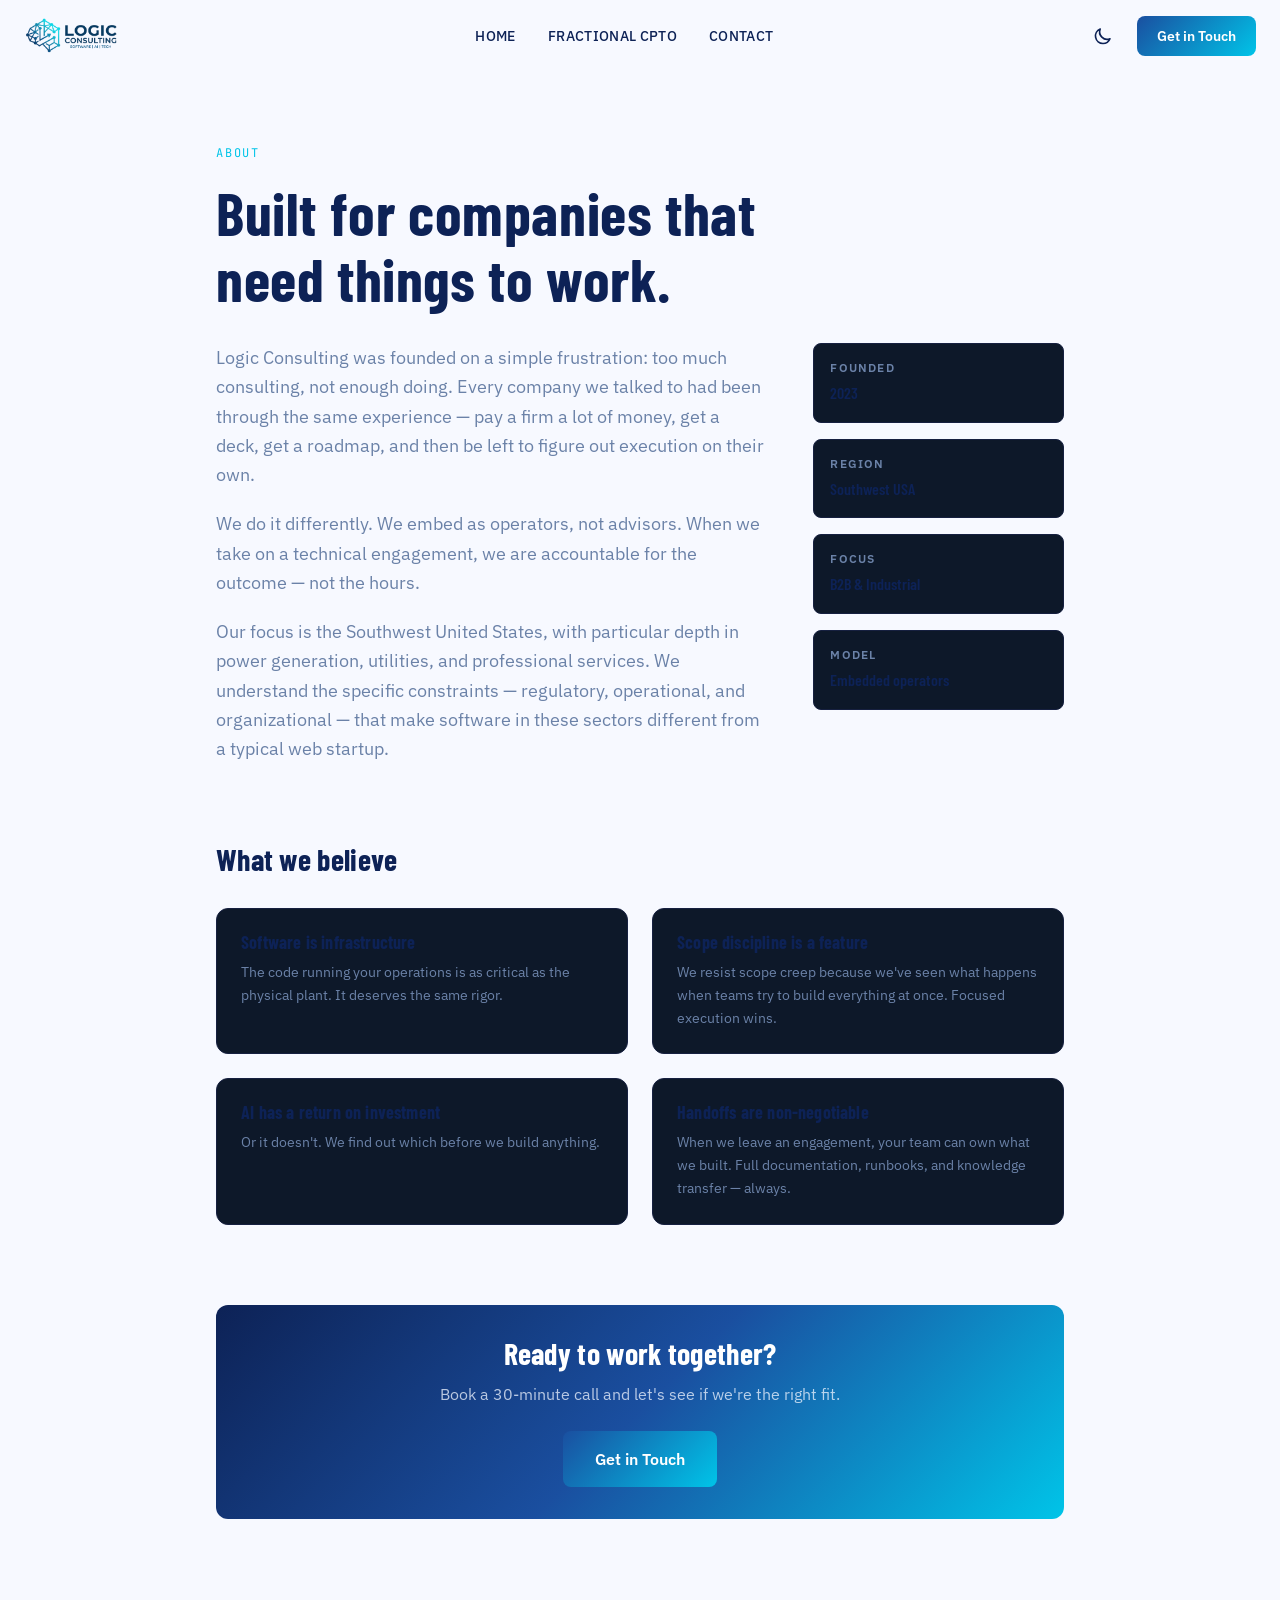
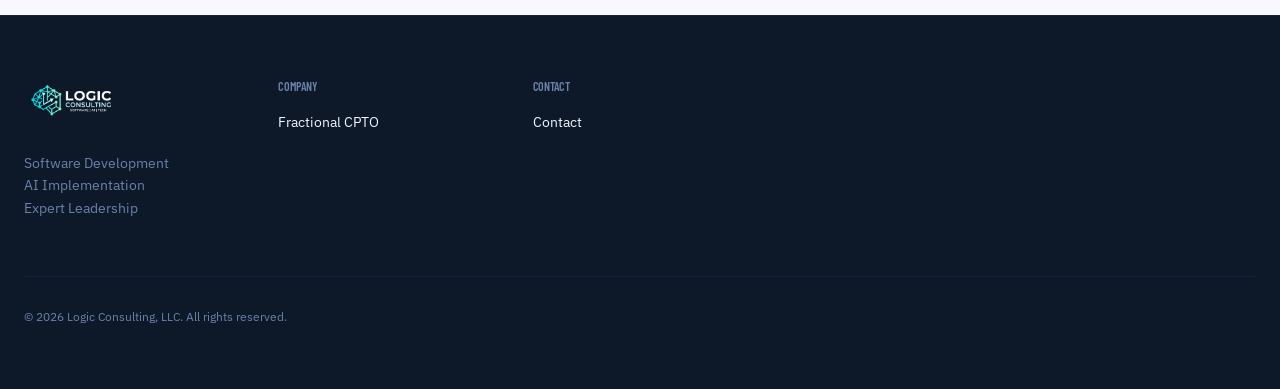
<file: about/index.html>
<!DOCTYPE html><html lang="en"> <head><meta charset="utf-8"><meta name="viewport" content="width=device-width, initial-scale=1"><meta name="generator" content="Astro v6.4.4"><title>About — Logic Consulting</title><meta name="description" content="Logic Consulting is a Southwest-based technical advisory and software development firm. We deliver fractional CPTO leadership, software development, and AI implementation."><link rel="canonical" href="https://logicsw.com/about/"><meta property="og:type" content="website"><meta property="og:url" content="https://logicsw.com/about/"><meta property="og:title" content="About — Logic Consulting"><meta property="og:description" content="Logic Consulting is a Southwest-based technical advisory and software development firm. We deliver fractional CPTO leadership, software development, and AI implementation."><meta property="og:image" content="/logo.png"><meta name="twitter:card" content="summary_large_image"><meta name="twitter:title" content="About — Logic Consulting"><meta name="twitter:description" content="Logic Consulting is a Southwest-based technical advisory and software development firm. We deliver fractional CPTO leadership, software development, and AI implementation."><meta name="twitter:image" content="/logo.png"><link rel="icon" type="image/svg+xml" href="/favicon.svg"><link rel="apple-touch-icon" href="/apple-touch-icon.png"><script>
      (function() {
        const saved = localStorage.getItem('theme');
        const prefersDark = window.matchMedia('(prefers-color-scheme: dark)').matches;
        if (saved === 'light' || (!saved && !prefersDark)) {
          document.documentElement.classList.add('light');
        }
      })();
    </script><link rel="stylesheet" href="/_astro/Page.o45TY_g2.css">
<style>.btn-primary[data-astro-cid-6ygtcg62]{background:var(--gradient-cyan);color:#fff}.btn-primary[data-astro-cid-6ygtcg62]:hover{opacity:.9;transform:translateY(-1px);box-shadow:0 8px 24px #00c4e84d}.btn-ghost[data-astro-cid-6ygtcg62]{color:var(--color-cyan);border:1.5px solid var(--color-cyan);background:transparent}.btn-ghost[data-astro-cid-6ygtcg62]:hover{background:#00c4e814}.btn-outline[data-astro-cid-6ygtcg62]{color:var(--color-text);border:1.5px solid var(--color-border);background:transparent}.btn-outline[data-astro-cid-6ygtcg62]:hover{border-color:var(--color-cyan);color:var(--color-cyan)}html.light .btn-outline[data-astro-cid-6ygtcg62]{color:var(--color-text-lt);border-color:var(--color-border-lt)}
.about-cta-btn[data-astro-cid-kh7btl4r]{background:#fff!important;color:var(--color-navy)!important}html.light section[data-astro-cid-kh7btl4r]{background:var(--color-bg-light)}
</style></head> <body>  <header id="site-nav" class="fixed top-0 inset-x-0 z-50 transition-all duration-300" style="background: transparent;" data-astro-cid-afdttjsk> <div class="max-w-7xl mx-auto px-6 flex items-center justify-between h-18" data-astro-cid-afdttjsk> <a href="/" class="flex items-center gap-3 min-w-[140px]" aria-label="Logic Consulting home" data-astro-cid-afdttjsk> <img src="/logo.png" alt="Logic Consulting" class="h-10 nav-logo-light" data-astro-cid-afdttjsk> <img src="/logo-dark.png" alt="Logic Consulting" class="h-10 nav-logo-dark hidden" data-astro-cid-afdttjsk> </a> <nav class="hidden lg:flex items-center gap-8" aria-label="Main navigation" data-astro-cid-afdttjsk> <a href="/" class="text-sm font-medium tracking-wide uppercase hover:text-cyan-400 transition-colors duration-200 nav-link" data-astro-cid-afdttjsk> Home </a><a href="/services/fractional-cpto" class="text-sm font-medium tracking-wide uppercase hover:text-cyan-400 transition-colors duration-200 nav-link" data-astro-cid-afdttjsk> Fractional CPTO </a><a href="/contact" class="text-sm font-medium tracking-wide uppercase hover:text-cyan-400 transition-colors duration-200 nav-link" data-astro-cid-afdttjsk> Contact </a> </nav> <div class="hidden lg:flex items-center gap-4" data-astro-cid-afdttjsk> <button id="theme-toggle" class="p-2 rounded-md hover:opacity-70 transition-opacity" aria-label="Toggle light/dark mode" title="Toggle theme" data-astro-cid-afdttjsk> <svg class="w-5 h-5 theme-icon-dark" fill="none" stroke="currentColor" viewBox="0 0 24 24" data-astro-cid-afdttjsk> <path stroke-linecap="round" stroke-linejoin="round" stroke-width="2" d="M12 3v1m0 16v1m9-9h-1M4 12H3m15.364-6.364l-.707.707M6.343 17.657l-.707.707M17.657 17.657l-.707-.707M6.343 6.343l-.707-.707M16 12a4 4 0 11-8 0 4 4 0 018 0z" data-astro-cid-afdttjsk></path> </svg> <svg class="w-5 h-5 theme-icon-light hidden" fill="none" stroke="currentColor" viewBox="0 0 24 24" data-astro-cid-afdttjsk> <path stroke-linecap="round" stroke-linejoin="round" stroke-width="2" d="M20.354 15.354A9 9 0 018.646 3.646 9.003 9.003 0 0012 21a9.003 9.003 0 008.354-5.646z" data-astro-cid-afdttjsk></path> </svg> </button> <a href="/contact" class="px-5 py-2.5 text-sm font-semibold rounded-lg transition-all duration-200" style="background: var(--gradient-cyan); color: #fff;" data-astro-cid-afdttjsk>
Get in Touch
</a> </div> <div class="lg:hidden flex items-center gap-1" data-astro-cid-afdttjsk> <button id="theme-toggle-mobile" class="p-2 rounded-md hover:opacity-70 transition-opacity nav-link" aria-label="Toggle light/dark mode" title="Toggle theme" data-astro-cid-afdttjsk> <svg class="w-5 h-5 theme-icon-dark" fill="none" stroke="currentColor" viewBox="0 0 24 24" data-astro-cid-afdttjsk> <path stroke-linecap="round" stroke-linejoin="round" stroke-width="2" d="M12 3v1m0 16v1m9-9h-1M4 12H3m15.364-6.364l-.707.707M6.343 17.657l-.707.707M17.657 17.657l-.707-.707M6.343 6.343l-.707-.707M16 12a4 4 0 11-8 0 4 4 0 018 0z" data-astro-cid-afdttjsk></path> </svg> <svg class="w-5 h-5 theme-icon-light hidden" fill="none" stroke="currentColor" viewBox="0 0 24 24" data-astro-cid-afdttjsk> <path stroke-linecap="round" stroke-linejoin="round" stroke-width="2" d="M20.354 15.354A9 9 0 018.646 3.646 9.003 9.003 0 0012 21a9.003 9.003 0 008.354-5.646z" data-astro-cid-afdttjsk></path> </svg> </button> <button id="mobile-menu-toggle" class="p-2 rounded-md nav-link" aria-label="Open mobile menu" aria-expanded="false" data-astro-cid-afdttjsk> <svg class="w-6 h-6 menu-open" fill="none" stroke="currentColor" viewBox="0 0 24 24" data-astro-cid-afdttjsk> <path stroke-linecap="round" stroke-linejoin="round" stroke-width="2" d="M4 6h16M4 12h16M4 18h16" data-astro-cid-afdttjsk></path> </svg> <svg class="w-6 h-6 menu-close hidden" fill="none" stroke="currentColor" viewBox="0 0 24 24" data-astro-cid-afdttjsk> <path stroke-linecap="round" stroke-linejoin="round" stroke-width="2" d="M6 18L18 6M6 6l12 12" data-astro-cid-afdttjsk></path> </svg> </button> </div><!-- end mobile controls wrapper --> </div> <div id="mobile-menu" class="mobile-menu hidden lg:hidden border-t" data-astro-cid-afdttjsk> <nav class="max-w-7xl mx-auto px-6 py-4 flex flex-col gap-4" data-astro-cid-afdttjsk> <a href="/" class="mobile-menu-link text-sm font-medium tracking-wide uppercase transition-colors" data-astro-cid-afdttjsk>Home</a><a href="/services/fractional-cpto" class="mobile-menu-link text-sm font-medium tracking-wide uppercase transition-colors" data-astro-cid-afdttjsk>Fractional CPTO</a><a href="/contact" class="mobile-menu-link text-sm font-medium tracking-wide uppercase transition-colors" data-astro-cid-afdttjsk>Contact</a> <a href="/contact" class="mt-2 px-5 py-3 text-sm font-semibold text-center rounded-lg" style="background: var(--gradient-cyan); color: #fff;" data-astro-cid-afdttjsk>
Get in Touch
</a> </nav> </div> </header>  <script type="module">const l=document.getElementById("site-nav"),t=document.getElementById("mobile-menu-toggle"),o=document.getElementById("mobile-menu"),s=document.getElementById("theme-toggle");window.addEventListener("scroll",()=>{l.classList.toggle("scrolled",window.scrollY>20)},{passive:!0});t.addEventListener("click",()=>{const e=o.classList.toggle("hidden");t.setAttribute("aria-expanded",String(!e)),t.querySelector(".menu-open").classList.toggle("hidden",!e),t.querySelector(".menu-close").classList.toggle("hidden",e)});function n(){const e=document.documentElement.classList.toggle("light");localStorage.setItem("theme",e?"light":"dark")}s.addEventListener("click",n);document.getElementById("theme-toggle-mobile").addEventListener("click",n);</script> <main>  <section class="pt-36 pb-24" data-astro-cid-kh7btl4r> <div class="max-w-4xl mx-auto px-6" data-astro-cid-kh7btl4r> <p class="section-number mb-4" data-astro-cid-kh7btl4r>About</p> <h1 class="text-5xl lg:text-6xl font-bold mb-8" style="font-family: var(--font-display);" data-astro-cid-kh7btl4r>
Built for companies that<br data-astro-cid-kh7btl4r>need things to work.
</h1> <div class="grid grid-cols-1 lg:grid-cols-3 gap-12 mb-20" data-astro-cid-kh7btl4r> <div class="lg:col-span-2 space-y-5 text-lg leading-relaxed" style="color: var(--color-muted);" data-astro-cid-kh7btl4r> <p data-astro-cid-kh7btl4r>
Logic Consulting was founded on a simple frustration: too much consulting, not enough doing. Every company we talked to had been through the same experience — pay a firm a lot of money, get a deck, get a roadmap, and then be left to figure out execution on their own.
</p> <p data-astro-cid-kh7btl4r>
We do it differently. We embed as operators, not advisors. When we take on a technical engagement, we are accountable for the outcome — not the hours.
</p> <p data-astro-cid-kh7btl4r>
Our focus is the Southwest United States, with particular depth in power generation, utilities, and professional services. We understand the specific constraints — regulatory, operational, and organizational — that make software in these sectors different from a typical web startup.
</p> </div> <div class="space-y-4" data-astro-cid-kh7btl4r> <div class="rounded-lg p-4" style="background: var(--color-surface); border: 1px solid var(--color-border);" data-astro-cid-kh7btl4r> <p class="text-xs font-semibold tracking-widest uppercase mb-1" style="color: var(--color-muted);" data-astro-cid-kh7btl4r>Founded</p> <p class="font-semibold" style="font-family: var(--font-display);" data-astro-cid-kh7btl4r>2023</p> </div><div class="rounded-lg p-4" style="background: var(--color-surface); border: 1px solid var(--color-border);" data-astro-cid-kh7btl4r> <p class="text-xs font-semibold tracking-widest uppercase mb-1" style="color: var(--color-muted);" data-astro-cid-kh7btl4r>Region</p> <p class="font-semibold" style="font-family: var(--font-display);" data-astro-cid-kh7btl4r>Southwest USA</p> </div><div class="rounded-lg p-4" style="background: var(--color-surface); border: 1px solid var(--color-border);" data-astro-cid-kh7btl4r> <p class="text-xs font-semibold tracking-widest uppercase mb-1" style="color: var(--color-muted);" data-astro-cid-kh7btl4r>Focus</p> <p class="font-semibold" style="font-family: var(--font-display);" data-astro-cid-kh7btl4r>B2B &amp; Industrial</p> </div><div class="rounded-lg p-4" style="background: var(--color-surface); border: 1px solid var(--color-border);" data-astro-cid-kh7btl4r> <p class="text-xs font-semibold tracking-widest uppercase mb-1" style="color: var(--color-muted);" data-astro-cid-kh7btl4r>Model</p> <p class="font-semibold" style="font-family: var(--font-display);" data-astro-cid-kh7btl4r>Embedded operators</p> </div> </div> </div> <div class="mb-20" data-astro-cid-kh7btl4r> <h2 class="text-3xl font-bold mb-8" style="font-family: var(--font-display);" data-astro-cid-kh7btl4r>What we believe</h2> <div class="grid grid-cols-1 md:grid-cols-2 gap-6" data-astro-cid-kh7btl4r> <div class="rounded-xl p-6" style="background: var(--color-surface); border: 1px solid var(--color-border);" data-astro-cid-kh7btl4r> <h3 class="text-lg font-bold mb-2" style="font-family: var(--font-display);" data-astro-cid-kh7btl4r>Software is infrastructure</h3> <p class="text-sm leading-relaxed" style="color: var(--color-muted);" data-astro-cid-kh7btl4r>The code running your operations is as critical as the physical plant. It deserves the same rigor.</p> </div><div class="rounded-xl p-6" style="background: var(--color-surface); border: 1px solid var(--color-border);" data-astro-cid-kh7btl4r> <h3 class="text-lg font-bold mb-2" style="font-family: var(--font-display);" data-astro-cid-kh7btl4r>Scope discipline is a feature</h3> <p class="text-sm leading-relaxed" style="color: var(--color-muted);" data-astro-cid-kh7btl4r>We resist scope creep because we&#39;ve seen what happens when teams try to build everything at once. Focused execution wins.</p> </div><div class="rounded-xl p-6" style="background: var(--color-surface); border: 1px solid var(--color-border);" data-astro-cid-kh7btl4r> <h3 class="text-lg font-bold mb-2" style="font-family: var(--font-display);" data-astro-cid-kh7btl4r>AI has a return on investment</h3> <p class="text-sm leading-relaxed" style="color: var(--color-muted);" data-astro-cid-kh7btl4r>Or it doesn&#39;t. We find out which before we build anything.</p> </div><div class="rounded-xl p-6" style="background: var(--color-surface); border: 1px solid var(--color-border);" data-astro-cid-kh7btl4r> <h3 class="text-lg font-bold mb-2" style="font-family: var(--font-display);" data-astro-cid-kh7btl4r>Handoffs are non-negotiable</h3> <p class="text-sm leading-relaxed" style="color: var(--color-muted);" data-astro-cid-kh7btl4r>When we leave an engagement, your team can own what we built. Full documentation, runbooks, and knowledge transfer — always.</p> </div> </div> </div> <div class="rounded-xl p-8 text-center" style="background: var(--gradient-brand);" data-astro-cid-kh7btl4r> <h2 class="text-3xl font-bold mb-3" style="font-family: var(--font-display); color: #fff;" data-astro-cid-kh7btl4r>Ready to work together?</h2> <p class="mb-6" style="color: rgba(240, 246, 255, 0.75);" data-astro-cid-kh7btl4r>Book a 30-minute call and let's see if we're the right fit.</p> <a href="/contact" data-astro-cid-6ygtcg62="true" class="inline-flex items-center justify-center gap-2 font-semibold rounded-lg transition-all duration-200 focus-visible:outline focus-visible:outline-2 focus-visible:outline-offset-2 focus-visible:outline-cyan-400 px-8 py-4 text-base btn-primary about-cta-btn"> Get in Touch </a> </div> </div> </section>  </main> <footer style="background: var(--color-surface); border-top: 1px solid var(--color-border);" data-astro-cid-35ed7um5> <div class="max-w-7xl mx-auto px-6 py-16" data-astro-cid-35ed7um5> <div class="grid grid-cols-2 lg:grid-cols-5 gap-10 mb-14" data-astro-cid-35ed7um5> <div class="col-span-2 lg:col-span-1" data-astro-cid-35ed7um5> <a href="/" aria-label="Logic Consulting home" class="inline-block mb-6" data-astro-cid-35ed7um5> <img src="/logo-dark.png" alt="Logic Consulting" class="h-10 footer-logo-dark" data-astro-cid-35ed7um5> <img src="/logo.png" alt="Logic Consulting" class="h-10 footer-logo-light hidden" data-astro-cid-35ed7um5> </a> <p class="text-sm leading-relaxed" style="color: var(--color-muted);" data-astro-cid-35ed7um5>
Software Development <br data-astro-cid-35ed7um5>
AI Implementation <br data-astro-cid-35ed7um5>
Expert Leadership
</p> </div> <div data-astro-cid-35ed7um5> <h3 class="text-xs font-semibold tracking-widest uppercase mb-4" style="color: var(--color-muted);" data-astro-cid-35ed7um5>Company</h3> <ul class="space-y-3" data-astro-cid-35ed7um5> <li data-astro-cid-35ed7um5> <a href="/services/fractional-cpto" class="text-sm transition-colors duration-150 footer-link" style="color: var(--color-text)!important;" data-astro-cid-35ed7um5> Fractional CPTO </a> </li>  </ul> </div><div data-astro-cid-35ed7um5> <h3 class="text-xs font-semibold tracking-widest uppercase mb-4" style="color: var(--color-muted);" data-astro-cid-35ed7um5>Contact</h3> <ul class="space-y-3" data-astro-cid-35ed7um5> <li data-astro-cid-35ed7um5> <a href="/contact" class="text-sm transition-colors duration-150 footer-link" style="color: var(--color-text)!important;" data-astro-cid-35ed7um5> Contact </a> </li>  </ul> </div> </div> <div class="pt-8 flex flex-col sm:flex-row items-center justify-between gap-4" style="border-top: 1px solid var(--color-border);" data-astro-cid-35ed7um5> <p class="text-xs" style="color: var(--color-muted);" data-astro-cid-35ed7um5>&copy; 2026 Logic Consulting, LLC. All rights reserved.</p> <!-- <p class="text-xs" style="color: var(--color-muted);">Southwest USA</p> --> </div> </div> </footer>  <script type="module">const s=new IntersectionObserver(e=>e.forEach(r=>r.isIntersecting&&r.target.classList.add("visible")),{threshold:.1,rootMargin:"0px 0px -60px 0px"});document.querySelectorAll(".reveal").forEach(e=>s.observe(e));</script> </body> </html>
</file>
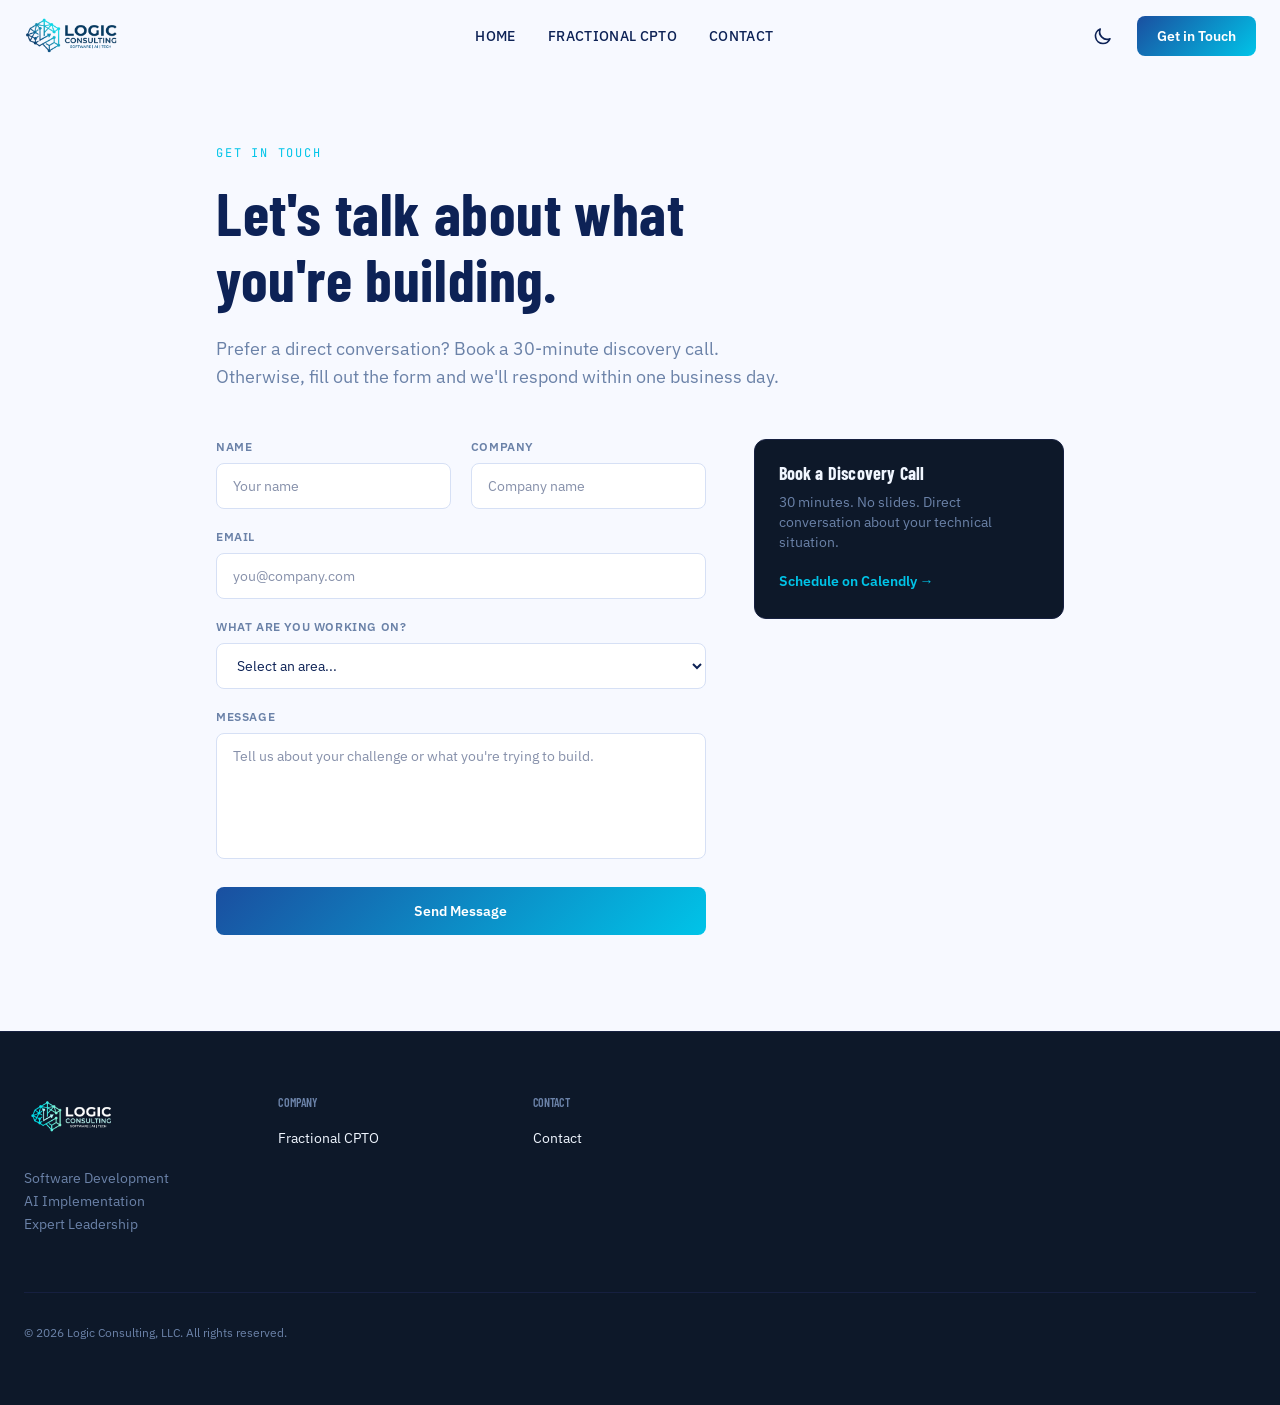
<file: contact/index.html>
<!DOCTYPE html><html lang="en"> <head><meta charset="utf-8"><meta name="viewport" content="width=device-width, initial-scale=1"><meta name="generator" content="Astro v6.4.4"><title>Contact — Logic Consulting</title><meta name="description" content="Start a conversation with Logic Consulting. Book a discovery call or send us a message about your technical challenge."><link rel="canonical" href="https://logicsw.com/contact/"><meta property="og:type" content="website"><meta property="og:url" content="https://logicsw.com/contact/"><meta property="og:title" content="Contact — Logic Consulting"><meta property="og:description" content="Start a conversation with Logic Consulting. Book a discovery call or send us a message about your technical challenge."><meta property="og:image" content="/logo.png"><meta name="twitter:card" content="summary_large_image"><meta name="twitter:title" content="Contact — Logic Consulting"><meta name="twitter:description" content="Start a conversation with Logic Consulting. Book a discovery call or send us a message about your technical challenge."><meta name="twitter:image" content="/logo.png"><link rel="icon" type="image/svg+xml" href="/favicon.svg"><link rel="apple-touch-icon" href="/apple-touch-icon.png"><script>
      (function() {
        const saved = localStorage.getItem('theme');
        const prefersDark = window.matchMedia('(prefers-color-scheme: dark)').matches;
        if (saved === 'light' || (!saved && !prefersDark)) {
          document.documentElement.classList.add('light');
        }
      })();
    </script><style>.form-input[data-astro-cid-uw5kdbxl]{transition:border-color var(--transition-base);outline:none}.form-input[data-astro-cid-uw5kdbxl]:focus{border-color:var(--color-cyan)!important;box-shadow:0 0 0 3px #00c4e81a}html.light .form-input[data-astro-cid-uw5kdbxl]{background:var(--color-surface-lt)!important;border-color:var(--color-border-lt)!important;color:var(--color-text-lt)!important}html.light .contact-sidebar[data-astro-cid-uw5kdbxl] h3[data-astro-cid-uw5kdbxl],html.light .contact-sidebar[data-astro-cid-uw5kdbxl] p[data-astro-cid-uw5kdbxl],html.light .contact-sidebar[data-astro-cid-uw5kdbxl] a[data-astro-cid-uw5kdbxl]{color:var(--color-text)}
</style>
<link rel="stylesheet" href="/_astro/Page.o45TY_g2.css"></head> <body>  <header id="site-nav" class="fixed top-0 inset-x-0 z-50 transition-all duration-300" style="background: transparent;" data-astro-cid-afdttjsk> <div class="max-w-7xl mx-auto px-6 flex items-center justify-between h-18" data-astro-cid-afdttjsk> <a href="/" class="flex items-center gap-3 min-w-[140px]" aria-label="Logic Consulting home" data-astro-cid-afdttjsk> <img src="/logo.png" alt="Logic Consulting" class="h-10 nav-logo-light" data-astro-cid-afdttjsk> <img src="/logo-dark.png" alt="Logic Consulting" class="h-10 nav-logo-dark hidden" data-astro-cid-afdttjsk> </a> <nav class="hidden lg:flex items-center gap-8" aria-label="Main navigation" data-astro-cid-afdttjsk> <a href="/" class="text-sm font-medium tracking-wide uppercase hover:text-cyan-400 transition-colors duration-200 nav-link" data-astro-cid-afdttjsk> Home </a><a href="/services/fractional-cpto" class="text-sm font-medium tracking-wide uppercase hover:text-cyan-400 transition-colors duration-200 nav-link" data-astro-cid-afdttjsk> Fractional CPTO </a><a href="/contact" class="text-sm font-medium tracking-wide uppercase hover:text-cyan-400 transition-colors duration-200 nav-link" data-astro-cid-afdttjsk> Contact </a> </nav> <div class="hidden lg:flex items-center gap-4" data-astro-cid-afdttjsk> <button id="theme-toggle" class="p-2 rounded-md hover:opacity-70 transition-opacity" aria-label="Toggle light/dark mode" title="Toggle theme" data-astro-cid-afdttjsk> <svg class="w-5 h-5 theme-icon-dark" fill="none" stroke="currentColor" viewBox="0 0 24 24" data-astro-cid-afdttjsk> <path stroke-linecap="round" stroke-linejoin="round" stroke-width="2" d="M12 3v1m0 16v1m9-9h-1M4 12H3m15.364-6.364l-.707.707M6.343 17.657l-.707.707M17.657 17.657l-.707-.707M6.343 6.343l-.707-.707M16 12a4 4 0 11-8 0 4 4 0 018 0z" data-astro-cid-afdttjsk></path> </svg> <svg class="w-5 h-5 theme-icon-light hidden" fill="none" stroke="currentColor" viewBox="0 0 24 24" data-astro-cid-afdttjsk> <path stroke-linecap="round" stroke-linejoin="round" stroke-width="2" d="M20.354 15.354A9 9 0 018.646 3.646 9.003 9.003 0 0012 21a9.003 9.003 0 008.354-5.646z" data-astro-cid-afdttjsk></path> </svg> </button> <a href="/contact" class="px-5 py-2.5 text-sm font-semibold rounded-lg transition-all duration-200" style="background: var(--gradient-cyan); color: #fff;" data-astro-cid-afdttjsk>
Get in Touch
</a> </div> <div class="lg:hidden flex items-center gap-1" data-astro-cid-afdttjsk> <button id="theme-toggle-mobile" class="p-2 rounded-md hover:opacity-70 transition-opacity nav-link" aria-label="Toggle light/dark mode" title="Toggle theme" data-astro-cid-afdttjsk> <svg class="w-5 h-5 theme-icon-dark" fill="none" stroke="currentColor" viewBox="0 0 24 24" data-astro-cid-afdttjsk> <path stroke-linecap="round" stroke-linejoin="round" stroke-width="2" d="M12 3v1m0 16v1m9-9h-1M4 12H3m15.364-6.364l-.707.707M6.343 17.657l-.707.707M17.657 17.657l-.707-.707M6.343 6.343l-.707-.707M16 12a4 4 0 11-8 0 4 4 0 018 0z" data-astro-cid-afdttjsk></path> </svg> <svg class="w-5 h-5 theme-icon-light hidden" fill="none" stroke="currentColor" viewBox="0 0 24 24" data-astro-cid-afdttjsk> <path stroke-linecap="round" stroke-linejoin="round" stroke-width="2" d="M20.354 15.354A9 9 0 018.646 3.646 9.003 9.003 0 0012 21a9.003 9.003 0 008.354-5.646z" data-astro-cid-afdttjsk></path> </svg> </button> <button id="mobile-menu-toggle" class="p-2 rounded-md nav-link" aria-label="Open mobile menu" aria-expanded="false" data-astro-cid-afdttjsk> <svg class="w-6 h-6 menu-open" fill="none" stroke="currentColor" viewBox="0 0 24 24" data-astro-cid-afdttjsk> <path stroke-linecap="round" stroke-linejoin="round" stroke-width="2" d="M4 6h16M4 12h16M4 18h16" data-astro-cid-afdttjsk></path> </svg> <svg class="w-6 h-6 menu-close hidden" fill="none" stroke="currentColor" viewBox="0 0 24 24" data-astro-cid-afdttjsk> <path stroke-linecap="round" stroke-linejoin="round" stroke-width="2" d="M6 18L18 6M6 6l12 12" data-astro-cid-afdttjsk></path> </svg> </button> </div><!-- end mobile controls wrapper --> </div> <div id="mobile-menu" class="mobile-menu hidden lg:hidden border-t" data-astro-cid-afdttjsk> <nav class="max-w-7xl mx-auto px-6 py-4 flex flex-col gap-4" data-astro-cid-afdttjsk> <a href="/" class="mobile-menu-link text-sm font-medium tracking-wide uppercase transition-colors" data-astro-cid-afdttjsk>Home</a><a href="/services/fractional-cpto" class="mobile-menu-link text-sm font-medium tracking-wide uppercase transition-colors" data-astro-cid-afdttjsk>Fractional CPTO</a><a href="/contact" class="mobile-menu-link text-sm font-medium tracking-wide uppercase transition-colors" data-astro-cid-afdttjsk>Contact</a> <a href="/contact" class="mt-2 px-5 py-3 text-sm font-semibold text-center rounded-lg" style="background: var(--gradient-cyan); color: #fff;" data-astro-cid-afdttjsk>
Get in Touch
</a> </nav> </div> </header>  <script type="module">const l=document.getElementById("site-nav"),t=document.getElementById("mobile-menu-toggle"),o=document.getElementById("mobile-menu"),s=document.getElementById("theme-toggle");window.addEventListener("scroll",()=>{l.classList.toggle("scrolled",window.scrollY>20)},{passive:!0});t.addEventListener("click",()=>{const e=o.classList.toggle("hidden");t.setAttribute("aria-expanded",String(!e)),t.querySelector(".menu-open").classList.toggle("hidden",!e),t.querySelector(".menu-close").classList.toggle("hidden",e)});function n(){const e=document.documentElement.classList.toggle("light");localStorage.setItem("theme",e?"light":"dark")}s.addEventListener("click",n);document.getElementById("theme-toggle-mobile").addEventListener("click",n);</script> <main>  <section class="pt-36 pb-24" data-astro-cid-uw5kdbxl> <div class="max-w-4xl mx-auto px-6" data-astro-cid-uw5kdbxl> <p class="section-number mb-4" data-astro-cid-uw5kdbxl>Get in Touch</p> <h1 class="text-5xl lg:text-6xl font-bold mb-6" style="font-family: var(--font-display);" data-astro-cid-uw5kdbxl>
Let's talk about what<br data-astro-cid-uw5kdbxl>you're building.
</h1> <p class="text-lg mb-12 max-w-xl" style="color: var(--color-muted);" data-astro-cid-uw5kdbxl>
Prefer a direct conversation? Book a 30-minute discovery call. Otherwise, fill out the form and we'll respond within one business day.
</p> <div class="grid grid-cols-1 lg:grid-cols-5 gap-12" data-astro-cid-uw5kdbxl> <div class="lg:col-span-3" data-astro-cid-uw5kdbxl> <form action="https://formspree.io/f/meewkqew" method="POST" class="space-y-5" data-astro-cid-uw5kdbxl> <div class="grid grid-cols-1 sm:grid-cols-2 gap-5" data-astro-cid-uw5kdbxl> <div data-astro-cid-uw5kdbxl> <label for="name" class="block text-xs font-semibold tracking-wider uppercase mb-2" style="color: var(--color-muted);" data-astro-cid-uw5kdbxl>Name</label> <input type="text" id="name" name="name" required class="w-full px-4 py-3 rounded-lg text-sm form-input" placeholder="Your name" style="background: var(--color-surface); border: 1px solid var(--color-border); color: var(--color-text);" data-astro-cid-uw5kdbxl> </div> <div data-astro-cid-uw5kdbxl> <label for="company" class="block text-xs font-semibold tracking-wider uppercase mb-2" style="color: var(--color-muted);" data-astro-cid-uw5kdbxl>Company</label> <input type="text" id="company" name="company" class="w-full px-4 py-3 rounded-lg text-sm form-input" placeholder="Company name" style="background: var(--color-surface); border: 1px solid var(--color-border); color: var(--color-text);" data-astro-cid-uw5kdbxl> </div> </div> <div data-astro-cid-uw5kdbxl> <label for="email" class="block text-xs font-semibold tracking-wider uppercase mb-2" style="color: var(--color-muted);" data-astro-cid-uw5kdbxl>Email</label> <input type="email" id="email" name="email" required class="w-full px-4 py-3 rounded-lg text-sm form-input" placeholder="you@company.com" style="background: var(--color-surface); border: 1px solid var(--color-border); color: var(--color-text);" data-astro-cid-uw5kdbxl> </div> <div data-astro-cid-uw5kdbxl> <label for="service" class="block text-xs font-semibold tracking-wider uppercase mb-2" style="color: var(--color-muted);" data-astro-cid-uw5kdbxl>What are you working on?</label> <select id="service" name="service" class="w-full px-4 py-3 rounded-lg text-sm form-input" style="background: var(--color-surface); border: 1px solid var(--color-border); color: var(--color-text);" data-astro-cid-uw5kdbxl> <option value="" data-astro-cid-uw5kdbxl>Select an area...</option> <option data-astro-cid-uw5kdbxl>Software Development</option> <option data-astro-cid-uw5kdbxl>AI Implementation</option> <option data-astro-cid-uw5kdbxl>Fractional CPTO</option> <option data-astro-cid-uw5kdbxl>Not sure yet</option> </select> </div> <div data-astro-cid-uw5kdbxl> <label for="message" class="block text-xs font-semibold tracking-wider uppercase mb-2" style="color: var(--color-muted);" data-astro-cid-uw5kdbxl>Message</label> <textarea id="message" name="message" rows="5" required class="w-full px-4 py-3 rounded-lg text-sm form-input resize-none" placeholder="Tell us about your challenge or what you're trying to build." style="background: var(--color-surface); border: 1px solid var(--color-border); color: var(--color-text);" data-astro-cid-uw5kdbxl></textarea> </div> <button type="submit" class="w-full px-6 py-3.5 rounded-lg font-semibold text-sm transition-all duration-200 hover:opacity-90" style="background: var(--gradient-cyan); color: #fff;" data-astro-cid-uw5kdbxl>
Send Message
</button> </form> </div> <div class="contact-sidebar lg:col-span-2 space-y-6" data-astro-cid-uw5kdbxl> <div class="rounded-xl p-6" style="background: var(--color-surface); border: 1px solid var(--color-border);" data-astro-cid-uw5kdbxl> <h3 class="text-lg font-bold mb-2" style="font-family: var(--font-display);" data-astro-cid-uw5kdbxl>Book a Discovery Call</h3> <p class="text-sm mb-4" style="color: var(--color-muted);" data-astro-cid-uw5kdbxl>30 minutes. No slides. Direct conversation about your technical situation.</p> <a href="https://calendly.com/irah/free-ai-readiness-assessment" target="_blank" rel="noopener" class="inline-flex items-center gap-2 text-sm font-semibold" style="color: var(--color-cyan);" data-astro-cid-uw5kdbxl>
Schedule on Calendly →
</a> </div>  </div> </div> </div> </section>  </main> <footer style="background: var(--color-surface); border-top: 1px solid var(--color-border);" data-astro-cid-35ed7um5> <div class="max-w-7xl mx-auto px-6 py-16" data-astro-cid-35ed7um5> <div class="grid grid-cols-2 lg:grid-cols-5 gap-10 mb-14" data-astro-cid-35ed7um5> <div class="col-span-2 lg:col-span-1" data-astro-cid-35ed7um5> <a href="/" aria-label="Logic Consulting home" class="inline-block mb-6" data-astro-cid-35ed7um5> <img src="/logo-dark.png" alt="Logic Consulting" class="h-10 footer-logo-dark" data-astro-cid-35ed7um5> <img src="/logo.png" alt="Logic Consulting" class="h-10 footer-logo-light hidden" data-astro-cid-35ed7um5> </a> <p class="text-sm leading-relaxed" style="color: var(--color-muted);" data-astro-cid-35ed7um5>
Software Development <br data-astro-cid-35ed7um5>
AI Implementation <br data-astro-cid-35ed7um5>
Expert Leadership
</p> </div> <div data-astro-cid-35ed7um5> <h3 class="text-xs font-semibold tracking-widest uppercase mb-4" style="color: var(--color-muted);" data-astro-cid-35ed7um5>Company</h3> <ul class="space-y-3" data-astro-cid-35ed7um5> <li data-astro-cid-35ed7um5> <a href="/services/fractional-cpto" class="text-sm transition-colors duration-150 footer-link" style="color: var(--color-text)!important;" data-astro-cid-35ed7um5> Fractional CPTO </a> </li>  </ul> </div><div data-astro-cid-35ed7um5> <h3 class="text-xs font-semibold tracking-widest uppercase mb-4" style="color: var(--color-muted);" data-astro-cid-35ed7um5>Contact</h3> <ul class="space-y-3" data-astro-cid-35ed7um5> <li data-astro-cid-35ed7um5> <a href="/contact" class="text-sm transition-colors duration-150 footer-link" style="color: var(--color-text)!important;" data-astro-cid-35ed7um5> Contact </a> </li>  </ul> </div> </div> <div class="pt-8 flex flex-col sm:flex-row items-center justify-between gap-4" style="border-top: 1px solid var(--color-border);" data-astro-cid-35ed7um5> <p class="text-xs" style="color: var(--color-muted);" data-astro-cid-35ed7um5>&copy; 2026 Logic Consulting, LLC. All rights reserved.</p> <!-- <p class="text-xs" style="color: var(--color-muted);">Southwest USA</p> --> </div> </div> </footer>  <script type="module">const s=new IntersectionObserver(e=>e.forEach(r=>r.isIntersecting&&r.target.classList.add("visible")),{threshold:.1,rootMargin:"0px 0px -60px 0px"});document.querySelectorAll(".reveal").forEach(e=>s.observe(e));</script> </body> </html>
</file>
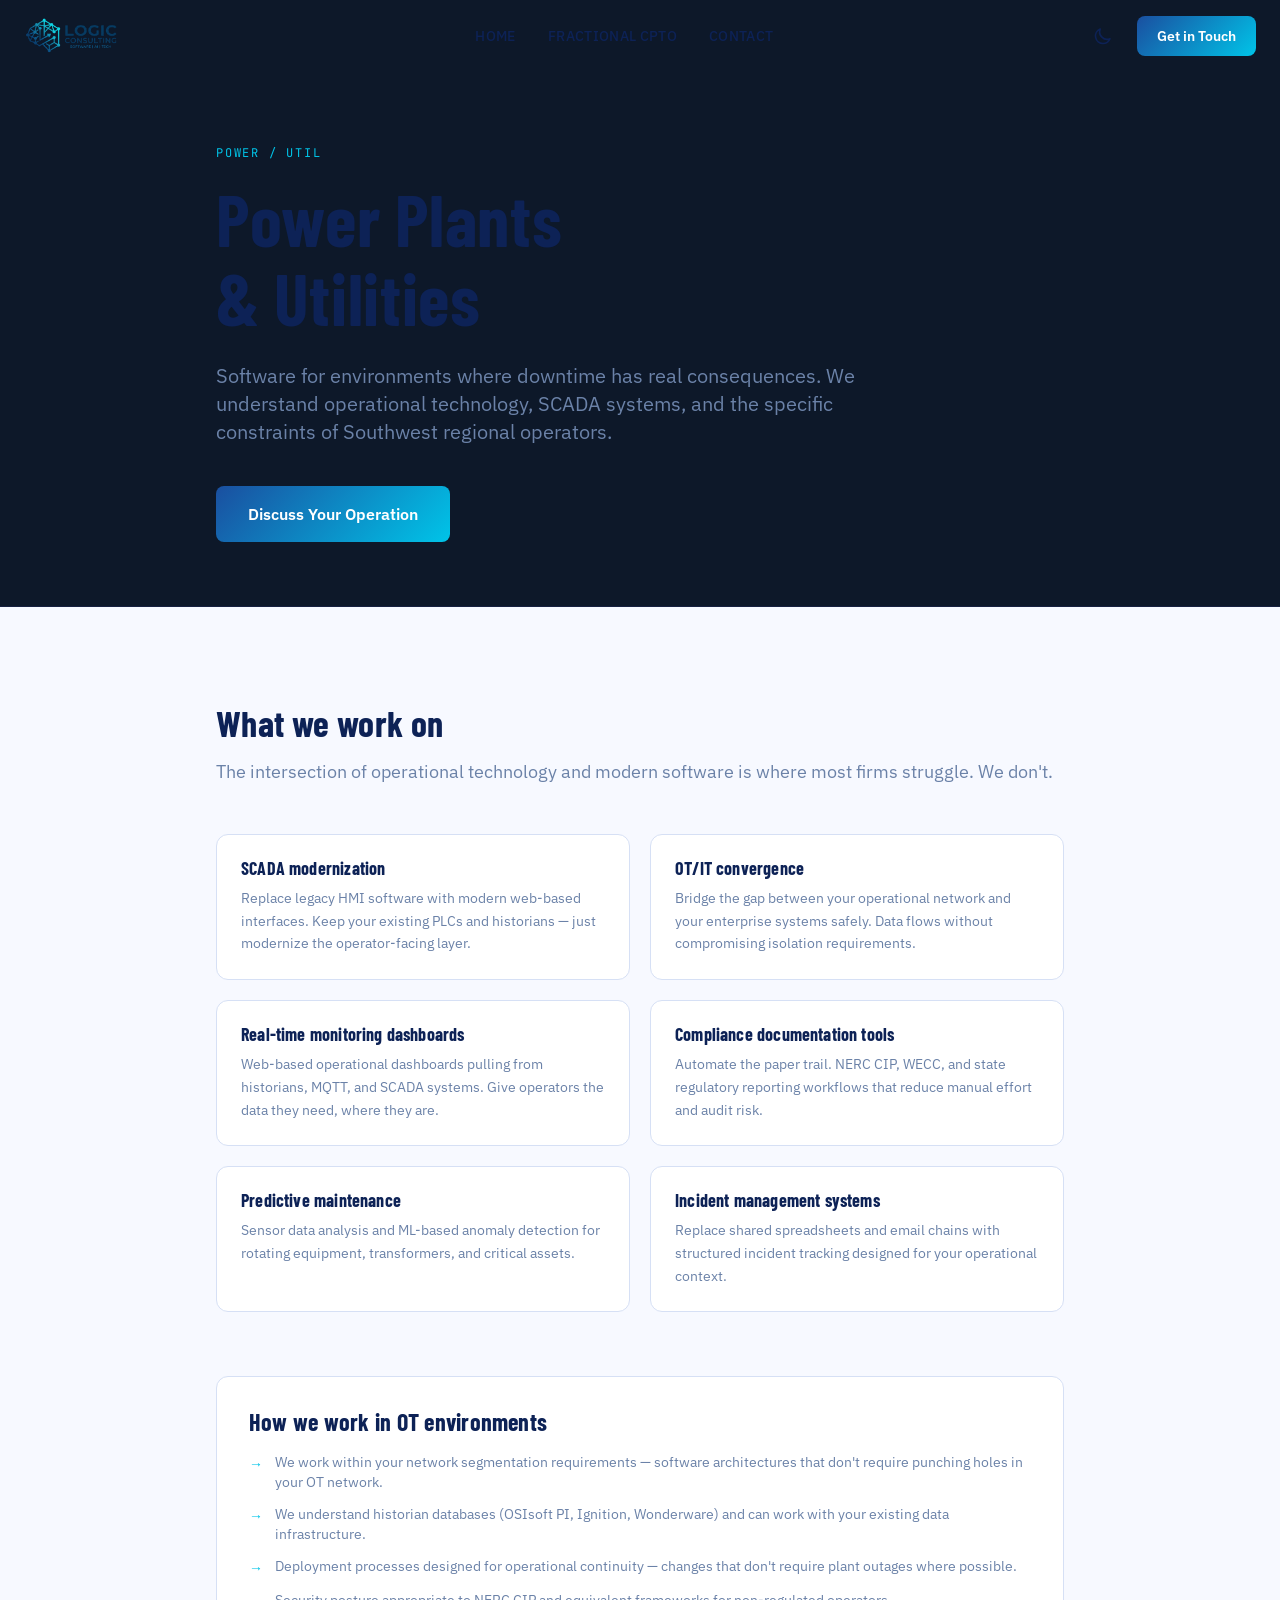
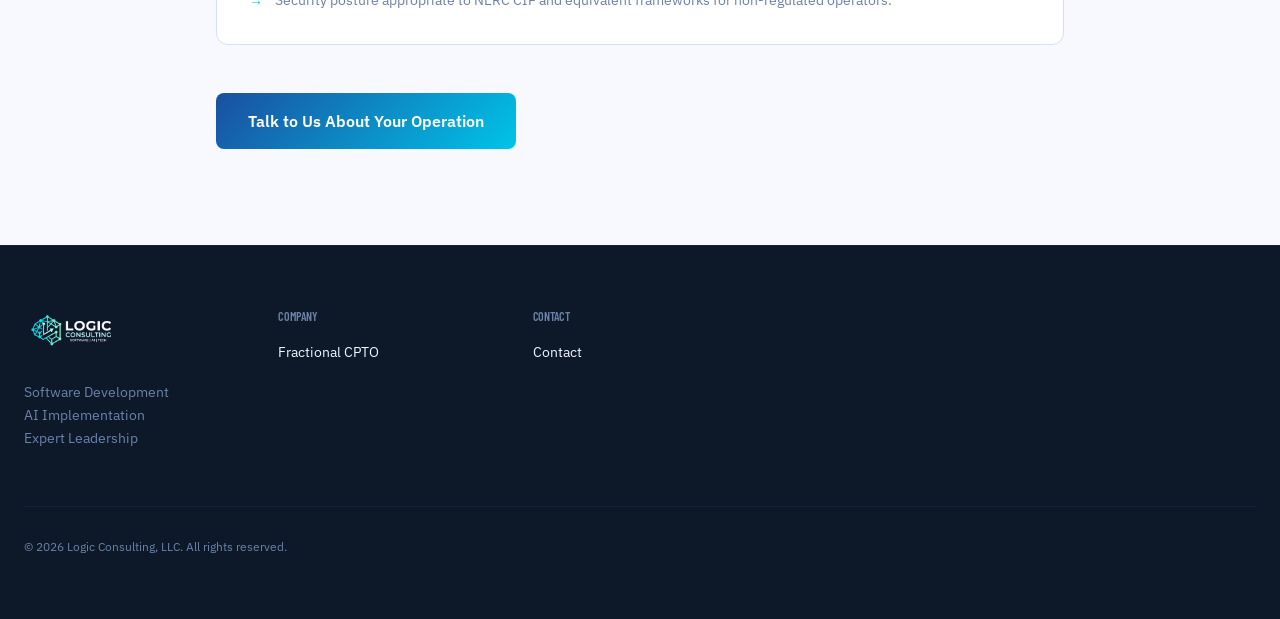
<file: industries/power-plants/index.html>
<!DOCTYPE html><html lang="en"> <head><meta charset="utf-8"><meta name="viewport" content="width=device-width, initial-scale=1"><meta name="generator" content="Astro v6.4.4"><title>Power Plants &amp; Utilities — Logic Consulting</title><meta name="description" content="Software and AI for power generation and utilities operators in the Southwest. SCADA modernization, OT/IT integration, and operational technology software."><link rel="canonical" href="https://logicsw.com/industries/power-plants/"><meta property="og:type" content="website"><meta property="og:url" content="https://logicsw.com/industries/power-plants/"><meta property="og:title" content="Power Plants &amp; Utilities — Logic Consulting"><meta property="og:description" content="Software and AI for power generation and utilities operators in the Southwest. SCADA modernization, OT/IT integration, and operational technology software."><meta property="og:image" content="/logo.png"><meta name="twitter:card" content="summary_large_image"><meta name="twitter:title" content="Power Plants &amp; Utilities — Logic Consulting"><meta name="twitter:description" content="Software and AI for power generation and utilities operators in the Southwest. SCADA modernization, OT/IT integration, and operational technology software."><meta name="twitter:image" content="/logo.png"><link rel="icon" type="image/svg+xml" href="/favicon.svg"><link rel="apple-touch-icon" href="/apple-touch-icon.png"><script>
      (function() {
        const saved = localStorage.getItem('theme');
        const prefersDark = window.matchMedia('(prefers-color-scheme: dark)').matches;
        if (saved === 'light' || (!saved && !prefersDark)) {
          document.documentElement.classList.add('light');
        }
      })();
    </script><link rel="stylesheet" href="/_astro/Page.o45TY_g2.css">
<style>.btn-primary[data-astro-cid-6ygtcg62]{background:var(--gradient-cyan);color:#fff}.btn-primary[data-astro-cid-6ygtcg62]:hover{opacity:.9;transform:translateY(-1px);box-shadow:0 8px 24px #00c4e84d}.btn-ghost[data-astro-cid-6ygtcg62]{color:var(--color-cyan);border:1.5px solid var(--color-cyan);background:transparent}.btn-ghost[data-astro-cid-6ygtcg62]:hover{background:#00c4e814}.btn-outline[data-astro-cid-6ygtcg62]{color:var(--color-text);border:1.5px solid var(--color-border);background:transparent}.btn-outline[data-astro-cid-6ygtcg62]:hover{border-color:var(--color-cyan);color:var(--color-cyan)}html.light .btn-outline[data-astro-cid-6ygtcg62]{color:var(--color-text-lt);border-color:var(--color-border-lt)}
html.light .rounded-xl[data-astro-cid-hf2nckvd]{background:var(--color-surface-lt)!important;border-color:var(--color-border-lt)!important}
</style></head> <body>  <header id="site-nav" class="fixed top-0 inset-x-0 z-50 transition-all duration-300" style="background: transparent;" data-astro-cid-afdttjsk> <div class="max-w-7xl mx-auto px-6 flex items-center justify-between h-18" data-astro-cid-afdttjsk> <a href="/" class="flex items-center gap-3 min-w-[140px]" aria-label="Logic Consulting home" data-astro-cid-afdttjsk> <img src="/logo.png" alt="Logic Consulting" class="h-10 nav-logo-light" data-astro-cid-afdttjsk> <img src="/logo-dark.png" alt="Logic Consulting" class="h-10 nav-logo-dark hidden" data-astro-cid-afdttjsk> </a> <nav class="hidden lg:flex items-center gap-8" aria-label="Main navigation" data-astro-cid-afdttjsk> <a href="/" class="text-sm font-medium tracking-wide uppercase hover:text-cyan-400 transition-colors duration-200 nav-link" data-astro-cid-afdttjsk> Home </a><a href="/services/fractional-cpto" class="text-sm font-medium tracking-wide uppercase hover:text-cyan-400 transition-colors duration-200 nav-link" data-astro-cid-afdttjsk> Fractional CPTO </a><a href="/contact" class="text-sm font-medium tracking-wide uppercase hover:text-cyan-400 transition-colors duration-200 nav-link" data-astro-cid-afdttjsk> Contact </a> </nav> <div class="hidden lg:flex items-center gap-4" data-astro-cid-afdttjsk> <button id="theme-toggle" class="p-2 rounded-md hover:opacity-70 transition-opacity" aria-label="Toggle light/dark mode" title="Toggle theme" data-astro-cid-afdttjsk> <svg class="w-5 h-5 theme-icon-dark" fill="none" stroke="currentColor" viewBox="0 0 24 24" data-astro-cid-afdttjsk> <path stroke-linecap="round" stroke-linejoin="round" stroke-width="2" d="M12 3v1m0 16v1m9-9h-1M4 12H3m15.364-6.364l-.707.707M6.343 17.657l-.707.707M17.657 17.657l-.707-.707M6.343 6.343l-.707-.707M16 12a4 4 0 11-8 0 4 4 0 018 0z" data-astro-cid-afdttjsk></path> </svg> <svg class="w-5 h-5 theme-icon-light hidden" fill="none" stroke="currentColor" viewBox="0 0 24 24" data-astro-cid-afdttjsk> <path stroke-linecap="round" stroke-linejoin="round" stroke-width="2" d="M20.354 15.354A9 9 0 018.646 3.646 9.003 9.003 0 0012 21a9.003 9.003 0 008.354-5.646z" data-astro-cid-afdttjsk></path> </svg> </button> <a href="/contact" class="px-5 py-2.5 text-sm font-semibold rounded-lg transition-all duration-200" style="background: var(--gradient-cyan); color: #fff;" data-astro-cid-afdttjsk>
Get in Touch
</a> </div> <div class="lg:hidden flex items-center gap-1" data-astro-cid-afdttjsk> <button id="theme-toggle-mobile" class="p-2 rounded-md hover:opacity-70 transition-opacity nav-link" aria-label="Toggle light/dark mode" title="Toggle theme" data-astro-cid-afdttjsk> <svg class="w-5 h-5 theme-icon-dark" fill="none" stroke="currentColor" viewBox="0 0 24 24" data-astro-cid-afdttjsk> <path stroke-linecap="round" stroke-linejoin="round" stroke-width="2" d="M12 3v1m0 16v1m9-9h-1M4 12H3m15.364-6.364l-.707.707M6.343 17.657l-.707.707M17.657 17.657l-.707-.707M6.343 6.343l-.707-.707M16 12a4 4 0 11-8 0 4 4 0 018 0z" data-astro-cid-afdttjsk></path> </svg> <svg class="w-5 h-5 theme-icon-light hidden" fill="none" stroke="currentColor" viewBox="0 0 24 24" data-astro-cid-afdttjsk> <path stroke-linecap="round" stroke-linejoin="round" stroke-width="2" d="M20.354 15.354A9 9 0 018.646 3.646 9.003 9.003 0 0012 21a9.003 9.003 0 008.354-5.646z" data-astro-cid-afdttjsk></path> </svg> </button> <button id="mobile-menu-toggle" class="p-2 rounded-md nav-link" aria-label="Open mobile menu" aria-expanded="false" data-astro-cid-afdttjsk> <svg class="w-6 h-6 menu-open" fill="none" stroke="currentColor" viewBox="0 0 24 24" data-astro-cid-afdttjsk> <path stroke-linecap="round" stroke-linejoin="round" stroke-width="2" d="M4 6h16M4 12h16M4 18h16" data-astro-cid-afdttjsk></path> </svg> <svg class="w-6 h-6 menu-close hidden" fill="none" stroke="currentColor" viewBox="0 0 24 24" data-astro-cid-afdttjsk> <path stroke-linecap="round" stroke-linejoin="round" stroke-width="2" d="M6 18L18 6M6 6l12 12" data-astro-cid-afdttjsk></path> </svg> </button> </div><!-- end mobile controls wrapper --> </div> <div id="mobile-menu" class="mobile-menu hidden lg:hidden border-t" data-astro-cid-afdttjsk> <nav class="max-w-7xl mx-auto px-6 py-4 flex flex-col gap-4" data-astro-cid-afdttjsk> <a href="/" class="mobile-menu-link text-sm font-medium tracking-wide uppercase transition-colors" data-astro-cid-afdttjsk>Home</a><a href="/services/fractional-cpto" class="mobile-menu-link text-sm font-medium tracking-wide uppercase transition-colors" data-astro-cid-afdttjsk>Fractional CPTO</a><a href="/contact" class="mobile-menu-link text-sm font-medium tracking-wide uppercase transition-colors" data-astro-cid-afdttjsk>Contact</a> <a href="/contact" class="mt-2 px-5 py-3 text-sm font-semibold text-center rounded-lg" style="background: var(--gradient-cyan); color: #fff;" data-astro-cid-afdttjsk>
Get in Touch
</a> </nav> </div> </header>  <script type="module">const l=document.getElementById("site-nav"),t=document.getElementById("mobile-menu-toggle"),o=document.getElementById("mobile-menu"),s=document.getElementById("theme-toggle");window.addEventListener("scroll",()=>{l.classList.toggle("scrolled",window.scrollY>20)},{passive:!0});t.addEventListener("click",()=>{const e=o.classList.toggle("hidden");t.setAttribute("aria-expanded",String(!e)),t.querySelector(".menu-open").classList.toggle("hidden",!e),t.querySelector(".menu-close").classList.toggle("hidden",e)});function n(){const e=document.documentElement.classList.toggle("light");localStorage.setItem("theme",e?"light":"dark")}s.addEventListener("click",n);document.getElementById("theme-toggle-mobile").addEventListener("click",n);</script> <main>  <section class="pt-36 pb-16" style="background: var(--color-surface); border-bottom: 1px solid var(--color-border);" data-astro-cid-hf2nckvd> <div class="max-w-4xl mx-auto px-6" data-astro-cid-hf2nckvd> <p class="section-number mb-4" data-astro-cid-hf2nckvd>POWER / UTIL</p> <h1 class="text-6xl lg:text-7xl font-bold mt-4 mb-6" style="font-family: var(--font-display);" data-astro-cid-hf2nckvd>
Power Plants<br data-astro-cid-hf2nckvd>& Utilities
</h1> <p class="text-xl mb-10 max-w-2xl" style="color: var(--color-muted);" data-astro-cid-hf2nckvd>
Software for environments where downtime has real consequences. We understand operational technology, SCADA systems, and the specific constraints of Southwest regional operators.
</p> <a href="/contact" data-astro-cid-6ygtcg62="true" class="inline-flex items-center justify-center gap-2 font-semibold rounded-lg transition-all duration-200 focus-visible:outline focus-visible:outline-2 focus-visible:outline-offset-2 focus-visible:outline-cyan-400 px-8 py-4 text-base btn-primary"> Discuss Your Operation </a> </div> </section> <section class="py-24" data-astro-cid-hf2nckvd> <div class="max-w-4xl mx-auto px-6" data-astro-cid-hf2nckvd> <h2 class="text-4xl font-bold mb-4" style="font-family: var(--font-display);" data-astro-cid-hf2nckvd>What we work on</h2> <p class="text-lg mb-12" style="color: var(--color-muted);" data-astro-cid-hf2nckvd>The intersection of operational technology and modern software is where most firms struggle. We don't.</p> <div class="grid grid-cols-1 md:grid-cols-2 gap-5 mb-16" data-astro-cid-hf2nckvd> <div class="rounded-xl p-6" style="background: var(--color-surface); border: 1px solid var(--color-border);" data-astro-cid-hf2nckvd> <h3 class="text-lg font-bold mb-2" style="font-family: var(--font-display);" data-astro-cid-hf2nckvd>SCADA modernization</h3> <p class="text-sm leading-relaxed" style="color: var(--color-muted);" data-astro-cid-hf2nckvd>Replace legacy HMI software with modern web-based interfaces. Keep your existing PLCs and historians — just modernize the operator-facing layer.</p> </div><div class="rounded-xl p-6" style="background: var(--color-surface); border: 1px solid var(--color-border);" data-astro-cid-hf2nckvd> <h3 class="text-lg font-bold mb-2" style="font-family: var(--font-display);" data-astro-cid-hf2nckvd>OT/IT convergence</h3> <p class="text-sm leading-relaxed" style="color: var(--color-muted);" data-astro-cid-hf2nckvd>Bridge the gap between your operational network and your enterprise systems safely. Data flows without compromising isolation requirements.</p> </div><div class="rounded-xl p-6" style="background: var(--color-surface); border: 1px solid var(--color-border);" data-astro-cid-hf2nckvd> <h3 class="text-lg font-bold mb-2" style="font-family: var(--font-display);" data-astro-cid-hf2nckvd>Real-time monitoring dashboards</h3> <p class="text-sm leading-relaxed" style="color: var(--color-muted);" data-astro-cid-hf2nckvd>Web-based operational dashboards pulling from historians, MQTT, and SCADA systems. Give operators the data they need, where they are.</p> </div><div class="rounded-xl p-6" style="background: var(--color-surface); border: 1px solid var(--color-border);" data-astro-cid-hf2nckvd> <h3 class="text-lg font-bold mb-2" style="font-family: var(--font-display);" data-astro-cid-hf2nckvd>Compliance documentation tools</h3> <p class="text-sm leading-relaxed" style="color: var(--color-muted);" data-astro-cid-hf2nckvd>Automate the paper trail. NERC CIP, WECC, and state regulatory reporting workflows that reduce manual effort and audit risk.</p> </div><div class="rounded-xl p-6" style="background: var(--color-surface); border: 1px solid var(--color-border);" data-astro-cid-hf2nckvd> <h3 class="text-lg font-bold mb-2" style="font-family: var(--font-display);" data-astro-cid-hf2nckvd>Predictive maintenance</h3> <p class="text-sm leading-relaxed" style="color: var(--color-muted);" data-astro-cid-hf2nckvd>Sensor data analysis and ML-based anomaly detection for rotating equipment, transformers, and critical assets.</p> </div><div class="rounded-xl p-6" style="background: var(--color-surface); border: 1px solid var(--color-border);" data-astro-cid-hf2nckvd> <h3 class="text-lg font-bold mb-2" style="font-family: var(--font-display);" data-astro-cid-hf2nckvd>Incident management systems</h3> <p class="text-sm leading-relaxed" style="color: var(--color-muted);" data-astro-cid-hf2nckvd>Replace shared spreadsheets and email chains with structured incident tracking designed for your operational context.</p> </div> </div> <div class="rounded-xl p-8 mb-12" style="background: var(--color-surface); border: 1px solid rgba(0, 196, 232, 0.2);" data-astro-cid-hf2nckvd> <h3 class="text-2xl font-bold mb-4" style="font-family: var(--font-display);" data-astro-cid-hf2nckvd>How we work in OT environments</h3> <ul class="space-y-3" data-astro-cid-hf2nckvd> <li class="flex items-start gap-3 text-sm" data-astro-cid-hf2nckvd> <span class="shrink-0 mt-0.5" style="color: var(--color-cyan);" data-astro-cid-hf2nckvd>→</span> <span style="color: var(--color-muted);" data-astro-cid-hf2nckvd>We work within your network segmentation requirements — software architectures that don&#39;t require punching holes in your OT network.</span> </li><li class="flex items-start gap-3 text-sm" data-astro-cid-hf2nckvd> <span class="shrink-0 mt-0.5" style="color: var(--color-cyan);" data-astro-cid-hf2nckvd>→</span> <span style="color: var(--color-muted);" data-astro-cid-hf2nckvd>We understand historian databases (OSIsoft PI, Ignition, Wonderware) and can work with your existing data infrastructure.</span> </li><li class="flex items-start gap-3 text-sm" data-astro-cid-hf2nckvd> <span class="shrink-0 mt-0.5" style="color: var(--color-cyan);" data-astro-cid-hf2nckvd>→</span> <span style="color: var(--color-muted);" data-astro-cid-hf2nckvd>Deployment processes designed for operational continuity — changes that don&#39;t require plant outages where possible.</span> </li><li class="flex items-start gap-3 text-sm" data-astro-cid-hf2nckvd> <span class="shrink-0 mt-0.5" style="color: var(--color-cyan);" data-astro-cid-hf2nckvd>→</span> <span style="color: var(--color-muted);" data-astro-cid-hf2nckvd>Security posture appropriate to NERC CIP and equivalent frameworks for non-regulated operators.</span> </li> </ul> </div> <a href="/contact" data-astro-cid-6ygtcg62="true" class="inline-flex items-center justify-center gap-2 font-semibold rounded-lg transition-all duration-200 focus-visible:outline focus-visible:outline-2 focus-visible:outline-offset-2 focus-visible:outline-cyan-400 px-8 py-4 text-base btn-primary"> Talk to Us About Your Operation </a> </div> </section>  </main> <footer style="background: var(--color-surface); border-top: 1px solid var(--color-border);" data-astro-cid-35ed7um5> <div class="max-w-7xl mx-auto px-6 py-16" data-astro-cid-35ed7um5> <div class="grid grid-cols-2 lg:grid-cols-5 gap-10 mb-14" data-astro-cid-35ed7um5> <div class="col-span-2 lg:col-span-1" data-astro-cid-35ed7um5> <a href="/" aria-label="Logic Consulting home" class="inline-block mb-6" data-astro-cid-35ed7um5> <img src="/logo-dark.png" alt="Logic Consulting" class="h-10 footer-logo-dark" data-astro-cid-35ed7um5> <img src="/logo.png" alt="Logic Consulting" class="h-10 footer-logo-light hidden" data-astro-cid-35ed7um5> </a> <p class="text-sm leading-relaxed" style="color: var(--color-muted);" data-astro-cid-35ed7um5>
Software Development <br data-astro-cid-35ed7um5>
AI Implementation <br data-astro-cid-35ed7um5>
Expert Leadership
</p> </div> <div data-astro-cid-35ed7um5> <h3 class="text-xs font-semibold tracking-widest uppercase mb-4" style="color: var(--color-muted);" data-astro-cid-35ed7um5>Company</h3> <ul class="space-y-3" data-astro-cid-35ed7um5> <li data-astro-cid-35ed7um5> <a href="/services/fractional-cpto" class="text-sm transition-colors duration-150 footer-link" style="color: var(--color-text)!important;" data-astro-cid-35ed7um5> Fractional CPTO </a> </li>  </ul> </div><div data-astro-cid-35ed7um5> <h3 class="text-xs font-semibold tracking-widest uppercase mb-4" style="color: var(--color-muted);" data-astro-cid-35ed7um5>Contact</h3> <ul class="space-y-3" data-astro-cid-35ed7um5> <li data-astro-cid-35ed7um5> <a href="/contact" class="text-sm transition-colors duration-150 footer-link" style="color: var(--color-text)!important;" data-astro-cid-35ed7um5> Contact </a> </li>  </ul> </div> </div> <div class="pt-8 flex flex-col sm:flex-row items-center justify-between gap-4" style="border-top: 1px solid var(--color-border);" data-astro-cid-35ed7um5> <p class="text-xs" style="color: var(--color-muted);" data-astro-cid-35ed7um5>&copy; 2026 Logic Consulting, LLC. All rights reserved.</p> <!-- <p class="text-xs" style="color: var(--color-muted);">Southwest USA</p> --> </div> </div> </footer>  <script type="module">const s=new IntersectionObserver(e=>e.forEach(r=>r.isIntersecting&&r.target.classList.add("visible")),{threshold:.1,rootMargin:"0px 0px -60px 0px"});document.querySelectorAll(".reveal").forEach(e=>s.observe(e));</script> </body> </html>
</file>
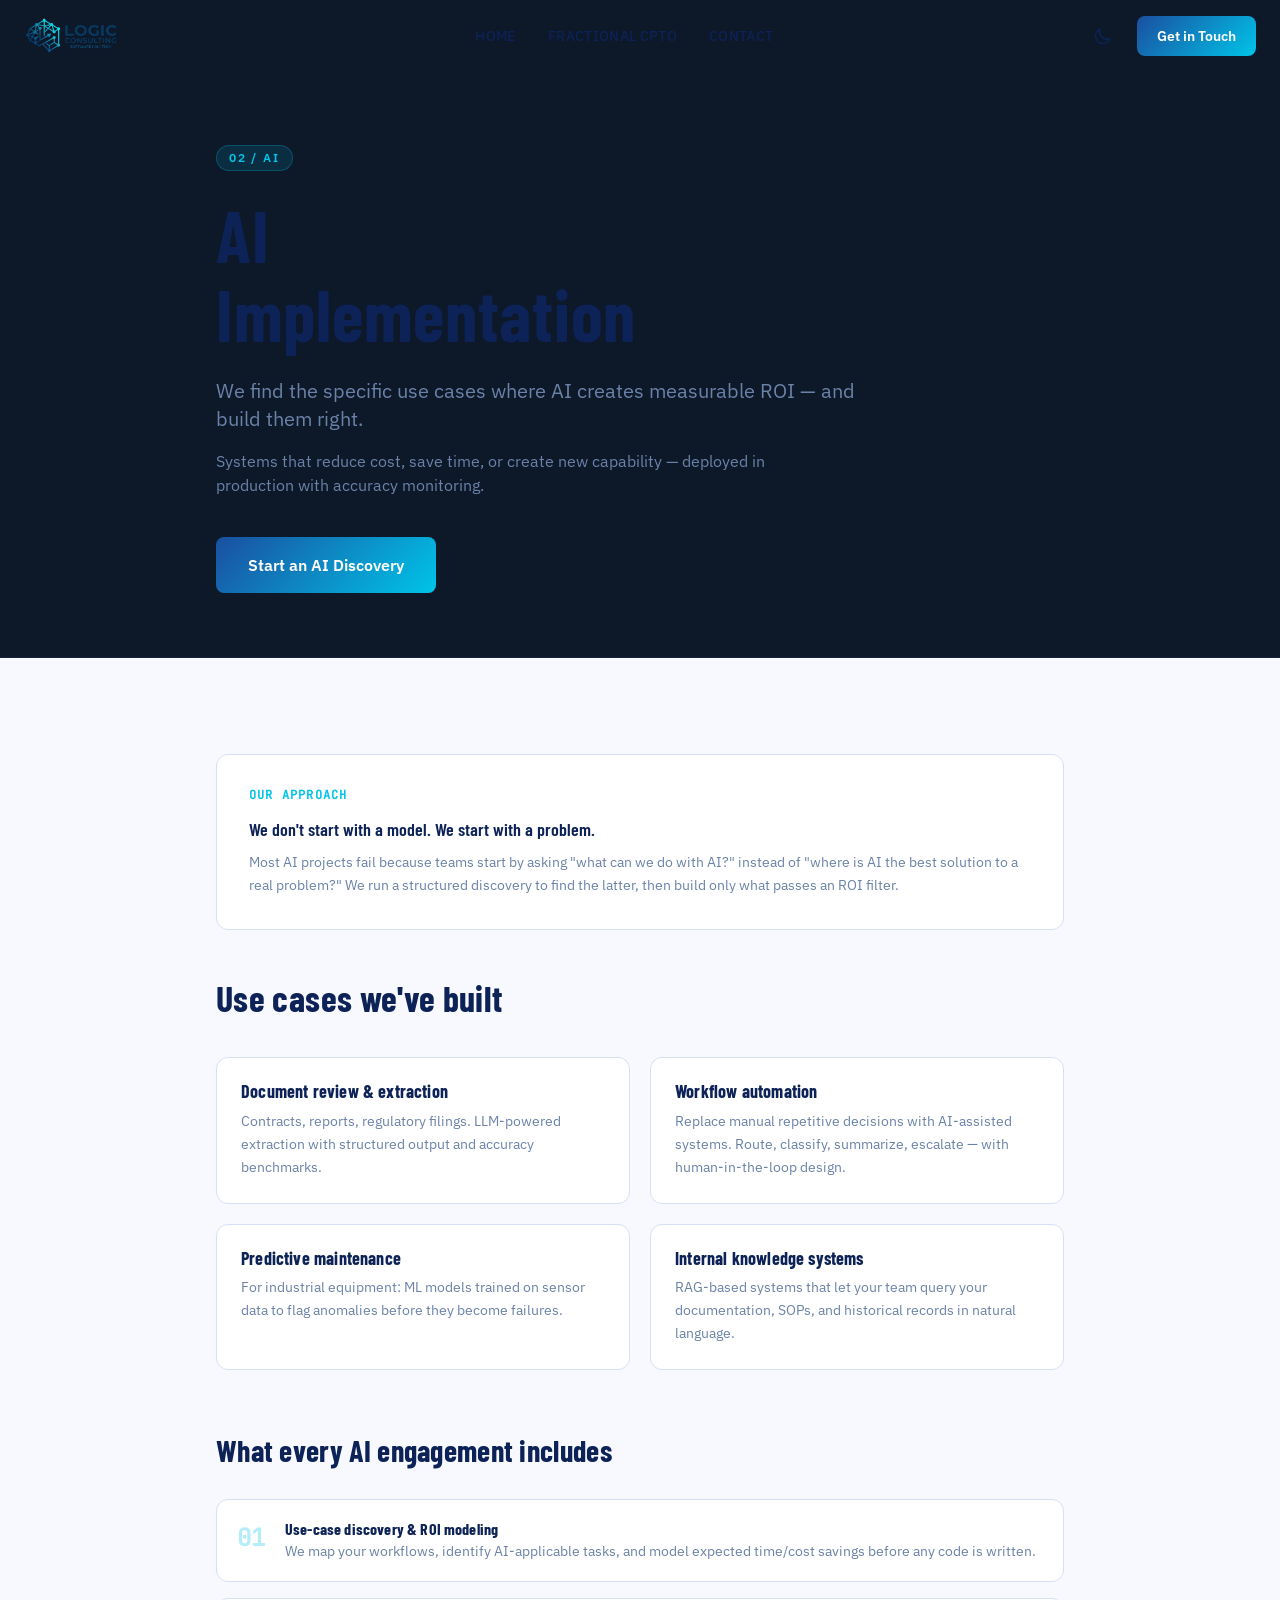
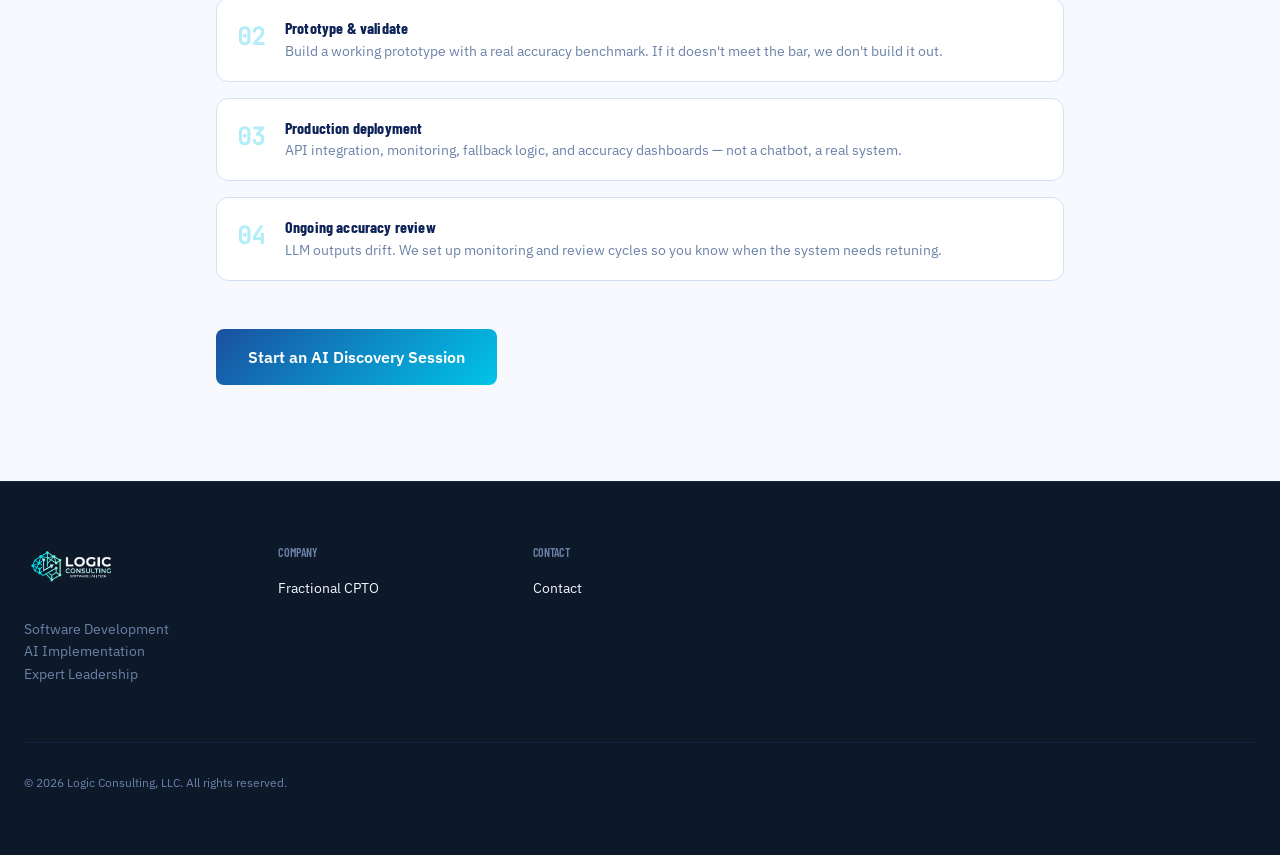
<file: services/ai-implementation/index.html>
<!DOCTYPE html><html lang="en"> <head><meta charset="utf-8"><meta name="viewport" content="width=device-width, initial-scale=1"><meta name="generator" content="Astro v6.4.4"><title>AI Implementation — Logic Consulting</title><meta name="description" content="AI that earns its deployment cost. Logic Consulting finds specific, high-ROI use cases and builds production AI systems with monitoring, accuracy tracking, and real workflows."><link rel="canonical" href="https://logicsw.com/services/ai-implementation/"><meta property="og:type" content="website"><meta property="og:url" content="https://logicsw.com/services/ai-implementation/"><meta property="og:title" content="AI Implementation — Logic Consulting"><meta property="og:description" content="AI that earns its deployment cost. Logic Consulting finds specific, high-ROI use cases and builds production AI systems with monitoring, accuracy tracking, and real workflows."><meta property="og:image" content="/logo.png"><meta name="twitter:card" content="summary_large_image"><meta name="twitter:title" content="AI Implementation — Logic Consulting"><meta name="twitter:description" content="AI that earns its deployment cost. Logic Consulting finds specific, high-ROI use cases and builds production AI systems with monitoring, accuracy tracking, and real workflows."><meta name="twitter:image" content="/logo.png"><link rel="icon" type="image/svg+xml" href="/favicon.svg"><link rel="apple-touch-icon" href="/apple-touch-icon.png"><script>
      (function() {
        const saved = localStorage.getItem('theme');
        const prefersDark = window.matchMedia('(prefers-color-scheme: dark)').matches;
        if (saved === 'light' || (!saved && !prefersDark)) {
          document.documentElement.classList.add('light');
        }
      })();
    </script><link rel="stylesheet" href="/_astro/Page.o45TY_g2.css">
<style>.btn-primary[data-astro-cid-6ygtcg62]{background:var(--gradient-cyan);color:#fff}.btn-primary[data-astro-cid-6ygtcg62]:hover{opacity:.9;transform:translateY(-1px);box-shadow:0 8px 24px #00c4e84d}.btn-ghost[data-astro-cid-6ygtcg62]{color:var(--color-cyan);border:1.5px solid var(--color-cyan);background:transparent}.btn-ghost[data-astro-cid-6ygtcg62]:hover{background:#00c4e814}.btn-outline[data-astro-cid-6ygtcg62]{color:var(--color-text);border:1.5px solid var(--color-border);background:transparent}.btn-outline[data-astro-cid-6ygtcg62]:hover{border-color:var(--color-cyan);color:var(--color-cyan)}html.light .btn-outline[data-astro-cid-6ygtcg62]{color:var(--color-text-lt);border-color:var(--color-border-lt)}
html.light .rounded-xl[data-astro-cid-cilykmce]{background:var(--color-surface-lt)!important;border-color:var(--color-border-lt)!important}
</style></head> <body>  <header id="site-nav" class="fixed top-0 inset-x-0 z-50 transition-all duration-300" style="background: transparent;" data-astro-cid-afdttjsk> <div class="max-w-7xl mx-auto px-6 flex items-center justify-between h-18" data-astro-cid-afdttjsk> <a href="/" class="flex items-center gap-3 min-w-[140px]" aria-label="Logic Consulting home" data-astro-cid-afdttjsk> <img src="/logo.png" alt="Logic Consulting" class="h-10 nav-logo-light" data-astro-cid-afdttjsk> <img src="/logo-dark.png" alt="Logic Consulting" class="h-10 nav-logo-dark hidden" data-astro-cid-afdttjsk> </a> <nav class="hidden lg:flex items-center gap-8" aria-label="Main navigation" data-astro-cid-afdttjsk> <a href="/" class="text-sm font-medium tracking-wide uppercase hover:text-cyan-400 transition-colors duration-200 nav-link" data-astro-cid-afdttjsk> Home </a><a href="/services/fractional-cpto" class="text-sm font-medium tracking-wide uppercase hover:text-cyan-400 transition-colors duration-200 nav-link" data-astro-cid-afdttjsk> Fractional CPTO </a><a href="/contact" class="text-sm font-medium tracking-wide uppercase hover:text-cyan-400 transition-colors duration-200 nav-link" data-astro-cid-afdttjsk> Contact </a> </nav> <div class="hidden lg:flex items-center gap-4" data-astro-cid-afdttjsk> <button id="theme-toggle" class="p-2 rounded-md hover:opacity-70 transition-opacity" aria-label="Toggle light/dark mode" title="Toggle theme" data-astro-cid-afdttjsk> <svg class="w-5 h-5 theme-icon-dark" fill="none" stroke="currentColor" viewBox="0 0 24 24" data-astro-cid-afdttjsk> <path stroke-linecap="round" stroke-linejoin="round" stroke-width="2" d="M12 3v1m0 16v1m9-9h-1M4 12H3m15.364-6.364l-.707.707M6.343 17.657l-.707.707M17.657 17.657l-.707-.707M6.343 6.343l-.707-.707M16 12a4 4 0 11-8 0 4 4 0 018 0z" data-astro-cid-afdttjsk></path> </svg> <svg class="w-5 h-5 theme-icon-light hidden" fill="none" stroke="currentColor" viewBox="0 0 24 24" data-astro-cid-afdttjsk> <path stroke-linecap="round" stroke-linejoin="round" stroke-width="2" d="M20.354 15.354A9 9 0 018.646 3.646 9.003 9.003 0 0012 21a9.003 9.003 0 008.354-5.646z" data-astro-cid-afdttjsk></path> </svg> </button> <a href="/contact" class="px-5 py-2.5 text-sm font-semibold rounded-lg transition-all duration-200" style="background: var(--gradient-cyan); color: #fff;" data-astro-cid-afdttjsk>
Get in Touch
</a> </div> <div class="lg:hidden flex items-center gap-1" data-astro-cid-afdttjsk> <button id="theme-toggle-mobile" class="p-2 rounded-md hover:opacity-70 transition-opacity nav-link" aria-label="Toggle light/dark mode" title="Toggle theme" data-astro-cid-afdttjsk> <svg class="w-5 h-5 theme-icon-dark" fill="none" stroke="currentColor" viewBox="0 0 24 24" data-astro-cid-afdttjsk> <path stroke-linecap="round" stroke-linejoin="round" stroke-width="2" d="M12 3v1m0 16v1m9-9h-1M4 12H3m15.364-6.364l-.707.707M6.343 17.657l-.707.707M17.657 17.657l-.707-.707M6.343 6.343l-.707-.707M16 12a4 4 0 11-8 0 4 4 0 018 0z" data-astro-cid-afdttjsk></path> </svg> <svg class="w-5 h-5 theme-icon-light hidden" fill="none" stroke="currentColor" viewBox="0 0 24 24" data-astro-cid-afdttjsk> <path stroke-linecap="round" stroke-linejoin="round" stroke-width="2" d="M20.354 15.354A9 9 0 018.646 3.646 9.003 9.003 0 0012 21a9.003 9.003 0 008.354-5.646z" data-astro-cid-afdttjsk></path> </svg> </button> <button id="mobile-menu-toggle" class="p-2 rounded-md nav-link" aria-label="Open mobile menu" aria-expanded="false" data-astro-cid-afdttjsk> <svg class="w-6 h-6 menu-open" fill="none" stroke="currentColor" viewBox="0 0 24 24" data-astro-cid-afdttjsk> <path stroke-linecap="round" stroke-linejoin="round" stroke-width="2" d="M4 6h16M4 12h16M4 18h16" data-astro-cid-afdttjsk></path> </svg> <svg class="w-6 h-6 menu-close hidden" fill="none" stroke="currentColor" viewBox="0 0 24 24" data-astro-cid-afdttjsk> <path stroke-linecap="round" stroke-linejoin="round" stroke-width="2" d="M6 18L18 6M6 6l12 12" data-astro-cid-afdttjsk></path> </svg> </button> </div><!-- end mobile controls wrapper --> </div> <div id="mobile-menu" class="mobile-menu hidden lg:hidden border-t" data-astro-cid-afdttjsk> <nav class="max-w-7xl mx-auto px-6 py-4 flex flex-col gap-4" data-astro-cid-afdttjsk> <a href="/" class="mobile-menu-link text-sm font-medium tracking-wide uppercase transition-colors" data-astro-cid-afdttjsk>Home</a><a href="/services/fractional-cpto" class="mobile-menu-link text-sm font-medium tracking-wide uppercase transition-colors" data-astro-cid-afdttjsk>Fractional CPTO</a><a href="/contact" class="mobile-menu-link text-sm font-medium tracking-wide uppercase transition-colors" data-astro-cid-afdttjsk>Contact</a> <a href="/contact" class="mt-2 px-5 py-3 text-sm font-semibold text-center rounded-lg" style="background: var(--gradient-cyan); color: #fff;" data-astro-cid-afdttjsk>
Get in Touch
</a> </nav> </div> </header>  <script type="module">const l=document.getElementById("site-nav"),t=document.getElementById("mobile-menu-toggle"),o=document.getElementById("mobile-menu"),s=document.getElementById("theme-toggle");window.addEventListener("scroll",()=>{l.classList.toggle("scrolled",window.scrollY>20)},{passive:!0});t.addEventListener("click",()=>{const e=o.classList.toggle("hidden");t.setAttribute("aria-expanded",String(!e)),t.querySelector(".menu-open").classList.toggle("hidden",!e),t.querySelector(".menu-close").classList.toggle("hidden",e)});function n(){const e=document.documentElement.classList.toggle("light");localStorage.setItem("theme",e?"light":"dark")}s.addEventListener("click",n);document.getElementById("theme-toggle-mobile").addEventListener("click",n);</script> <main>  <section class="pt-36 pb-16 ai-hero" style="background: var(--color-surface); border-bottom: 1px solid var(--color-border);" data-astro-cid-cilykmce> <div class="max-w-4xl mx-auto px-6" data-astro-cid-cilykmce> <span class="inline-block text-xs font-semibold tracking-[0.15em] uppercase px-3 py-1 rounded-full" style="background: rgba(0, 196, 232, 0.12); color: var(--color-cyan); border: 1px solid rgba(0, 196, 232, 0.25);"> 02 / AI </span> <h1 class="text-6xl lg:text-7xl font-bold mt-6 mb-6" style="font-family: var(--font-display);" data-astro-cid-cilykmce>
AI<br data-astro-cid-cilykmce>Implementation
</h1> <p class="text-xl mb-4 max-w-2xl" style="color: var(--color-muted);" data-astro-cid-cilykmce>
We find the specific use cases where AI creates measurable ROI — and build them right.
</p> <p class="text-base mb-10 max-w-xl" style="color: var(--color-muted);" data-astro-cid-cilykmce>
Systems that reduce cost, save time, or create new capability — deployed in production with accuracy monitoring.
</p> <a href="/contact" data-astro-cid-6ygtcg62="true" class="inline-flex items-center justify-center gap-2 font-semibold rounded-lg transition-all duration-200 focus-visible:outline focus-visible:outline-2 focus-visible:outline-offset-2 focus-visible:outline-cyan-400 px-8 py-4 text-base btn-primary"> Start an AI Discovery </a> </div> </section> <section class="py-24" data-astro-cid-cilykmce> <div class="max-w-4xl mx-auto px-6" data-astro-cid-cilykmce> <div class="rounded-xl p-8 mb-12" style="background: var(--color-surface); border: 1px solid rgba(0, 196, 232, 0.2);" data-astro-cid-cilykmce> <p class="text-xs font-semibold tracking-widest uppercase mb-3" style="color: var(--color-cyan); font-family: var(--font-mono);" data-astro-cid-cilykmce>Our approach</p> <p class="text-lg font-semibold mb-2" style="font-family: var(--font-display);" data-astro-cid-cilykmce>We don't start with a model. We start with a problem.</p> <p class="text-sm leading-relaxed" style="color: var(--color-muted);" data-astro-cid-cilykmce>Most AI projects fail because teams start by asking "what can we do with AI?" instead of "where is AI the best solution to a real problem?" We run a structured discovery to find the latter, then build only what passes an ROI filter.</p> </div> <h2 class="text-4xl font-bold mb-10" style="font-family: var(--font-display);" data-astro-cid-cilykmce>Use cases we've built</h2> <div class="grid grid-cols-1 md:grid-cols-2 gap-5 mb-16" data-astro-cid-cilykmce> <div class="rounded-xl p-6" style="background: var(--color-surface); border: 1px solid var(--color-border);" data-astro-cid-cilykmce> <h3 class="text-lg font-bold mb-2" style="font-family: var(--font-display);" data-astro-cid-cilykmce>Document review &amp; extraction</h3> <p class="text-sm leading-relaxed" style="color: var(--color-muted);" data-astro-cid-cilykmce>Contracts, reports, regulatory filings. LLM-powered extraction with structured output and accuracy benchmarks.</p> </div><div class="rounded-xl p-6" style="background: var(--color-surface); border: 1px solid var(--color-border);" data-astro-cid-cilykmce> <h3 class="text-lg font-bold mb-2" style="font-family: var(--font-display);" data-astro-cid-cilykmce>Workflow automation</h3> <p class="text-sm leading-relaxed" style="color: var(--color-muted);" data-astro-cid-cilykmce>Replace manual repetitive decisions with AI-assisted systems. Route, classify, summarize, escalate — with human-in-the-loop design.</p> </div><div class="rounded-xl p-6" style="background: var(--color-surface); border: 1px solid var(--color-border);" data-astro-cid-cilykmce> <h3 class="text-lg font-bold mb-2" style="font-family: var(--font-display);" data-astro-cid-cilykmce>Predictive maintenance</h3> <p class="text-sm leading-relaxed" style="color: var(--color-muted);" data-astro-cid-cilykmce>For industrial equipment: ML models trained on sensor data to flag anomalies before they become failures.</p> </div><div class="rounded-xl p-6" style="background: var(--color-surface); border: 1px solid var(--color-border);" data-astro-cid-cilykmce> <h3 class="text-lg font-bold mb-2" style="font-family: var(--font-display);" data-astro-cid-cilykmce>Internal knowledge systems</h3> <p class="text-sm leading-relaxed" style="color: var(--color-muted);" data-astro-cid-cilykmce>RAG-based systems that let your team query your documentation, SOPs, and historical records in natural language.</p> </div> </div> <h2 class="text-3xl font-bold mb-8" style="font-family: var(--font-display);" data-astro-cid-cilykmce>What every AI engagement includes</h2> <div class="space-y-4 mb-12" data-astro-cid-cilykmce> <div class="flex gap-5 p-5 rounded-xl" style="background: var(--color-surface); border: 1px solid var(--color-border);" data-astro-cid-cilykmce> <span class="text-2xl font-bold shrink-0 mt-0.5" style="font-family: var(--font-mono); color: rgba(0, 196, 232, 0.3);" data-astro-cid-cilykmce>01</span> <div data-astro-cid-cilykmce> <h3 class="font-bold mb-1" style="font-family: var(--font-display);" data-astro-cid-cilykmce>Use-case discovery &amp; ROI modeling</h3> <p class="text-sm" style="color: var(--color-muted);" data-astro-cid-cilykmce>We map your workflows, identify AI-applicable tasks, and model expected time/cost savings before any code is written.</p> </div> </div><div class="flex gap-5 p-5 rounded-xl" style="background: var(--color-surface); border: 1px solid var(--color-border);" data-astro-cid-cilykmce> <span class="text-2xl font-bold shrink-0 mt-0.5" style="font-family: var(--font-mono); color: rgba(0, 196, 232, 0.3);" data-astro-cid-cilykmce>02</span> <div data-astro-cid-cilykmce> <h3 class="font-bold mb-1" style="font-family: var(--font-display);" data-astro-cid-cilykmce>Prototype &amp; validate</h3> <p class="text-sm" style="color: var(--color-muted);" data-astro-cid-cilykmce>Build a working prototype with a real accuracy benchmark. If it doesn&#39;t meet the bar, we don&#39;t build it out.</p> </div> </div><div class="flex gap-5 p-5 rounded-xl" style="background: var(--color-surface); border: 1px solid var(--color-border);" data-astro-cid-cilykmce> <span class="text-2xl font-bold shrink-0 mt-0.5" style="font-family: var(--font-mono); color: rgba(0, 196, 232, 0.3);" data-astro-cid-cilykmce>03</span> <div data-astro-cid-cilykmce> <h3 class="font-bold mb-1" style="font-family: var(--font-display);" data-astro-cid-cilykmce>Production deployment</h3> <p class="text-sm" style="color: var(--color-muted);" data-astro-cid-cilykmce>API integration, monitoring, fallback logic, and accuracy dashboards — not a chatbot, a real system.</p> </div> </div><div class="flex gap-5 p-5 rounded-xl" style="background: var(--color-surface); border: 1px solid var(--color-border);" data-astro-cid-cilykmce> <span class="text-2xl font-bold shrink-0 mt-0.5" style="font-family: var(--font-mono); color: rgba(0, 196, 232, 0.3);" data-astro-cid-cilykmce>04</span> <div data-astro-cid-cilykmce> <h3 class="font-bold mb-1" style="font-family: var(--font-display);" data-astro-cid-cilykmce>Ongoing accuracy review</h3> <p class="text-sm" style="color: var(--color-muted);" data-astro-cid-cilykmce>LLM outputs drift. We set up monitoring and review cycles so you know when the system needs retuning.</p> </div> </div> </div> <a href="/contact" data-astro-cid-6ygtcg62="true" class="inline-flex items-center justify-center gap-2 font-semibold rounded-lg transition-all duration-200 focus-visible:outline focus-visible:outline-2 focus-visible:outline-offset-2 focus-visible:outline-cyan-400 px-8 py-4 text-base btn-primary"> Start an AI Discovery Session </a> </div> </section>  </main> <footer style="background: var(--color-surface); border-top: 1px solid var(--color-border);" data-astro-cid-35ed7um5> <div class="max-w-7xl mx-auto px-6 py-16" data-astro-cid-35ed7um5> <div class="grid grid-cols-2 lg:grid-cols-5 gap-10 mb-14" data-astro-cid-35ed7um5> <div class="col-span-2 lg:col-span-1" data-astro-cid-35ed7um5> <a href="/" aria-label="Logic Consulting home" class="inline-block mb-6" data-astro-cid-35ed7um5> <img src="/logo-dark.png" alt="Logic Consulting" class="h-10 footer-logo-dark" data-astro-cid-35ed7um5> <img src="/logo.png" alt="Logic Consulting" class="h-10 footer-logo-light hidden" data-astro-cid-35ed7um5> </a> <p class="text-sm leading-relaxed" style="color: var(--color-muted);" data-astro-cid-35ed7um5>
Software Development <br data-astro-cid-35ed7um5>
AI Implementation <br data-astro-cid-35ed7um5>
Expert Leadership
</p> </div> <div data-astro-cid-35ed7um5> <h3 class="text-xs font-semibold tracking-widest uppercase mb-4" style="color: var(--color-muted);" data-astro-cid-35ed7um5>Company</h3> <ul class="space-y-3" data-astro-cid-35ed7um5> <li data-astro-cid-35ed7um5> <a href="/services/fractional-cpto" class="text-sm transition-colors duration-150 footer-link" style="color: var(--color-text)!important;" data-astro-cid-35ed7um5> Fractional CPTO </a> </li>  </ul> </div><div data-astro-cid-35ed7um5> <h3 class="text-xs font-semibold tracking-widest uppercase mb-4" style="color: var(--color-muted);" data-astro-cid-35ed7um5>Contact</h3> <ul class="space-y-3" data-astro-cid-35ed7um5> <li data-astro-cid-35ed7um5> <a href="/contact" class="text-sm transition-colors duration-150 footer-link" style="color: var(--color-text)!important;" data-astro-cid-35ed7um5> Contact </a> </li>  </ul> </div> </div> <div class="pt-8 flex flex-col sm:flex-row items-center justify-between gap-4" style="border-top: 1px solid var(--color-border);" data-astro-cid-35ed7um5> <p class="text-xs" style="color: var(--color-muted);" data-astro-cid-35ed7um5>&copy; 2026 Logic Consulting, LLC. All rights reserved.</p> <!-- <p class="text-xs" style="color: var(--color-muted);">Southwest USA</p> --> </div> </div> </footer>  <script type="module">const s=new IntersectionObserver(e=>e.forEach(r=>r.isIntersecting&&r.target.classList.add("visible")),{threshold:.1,rootMargin:"0px 0px -60px 0px"});document.querySelectorAll(".reveal").forEach(e=>s.observe(e));</script> </body> </html>
</file>
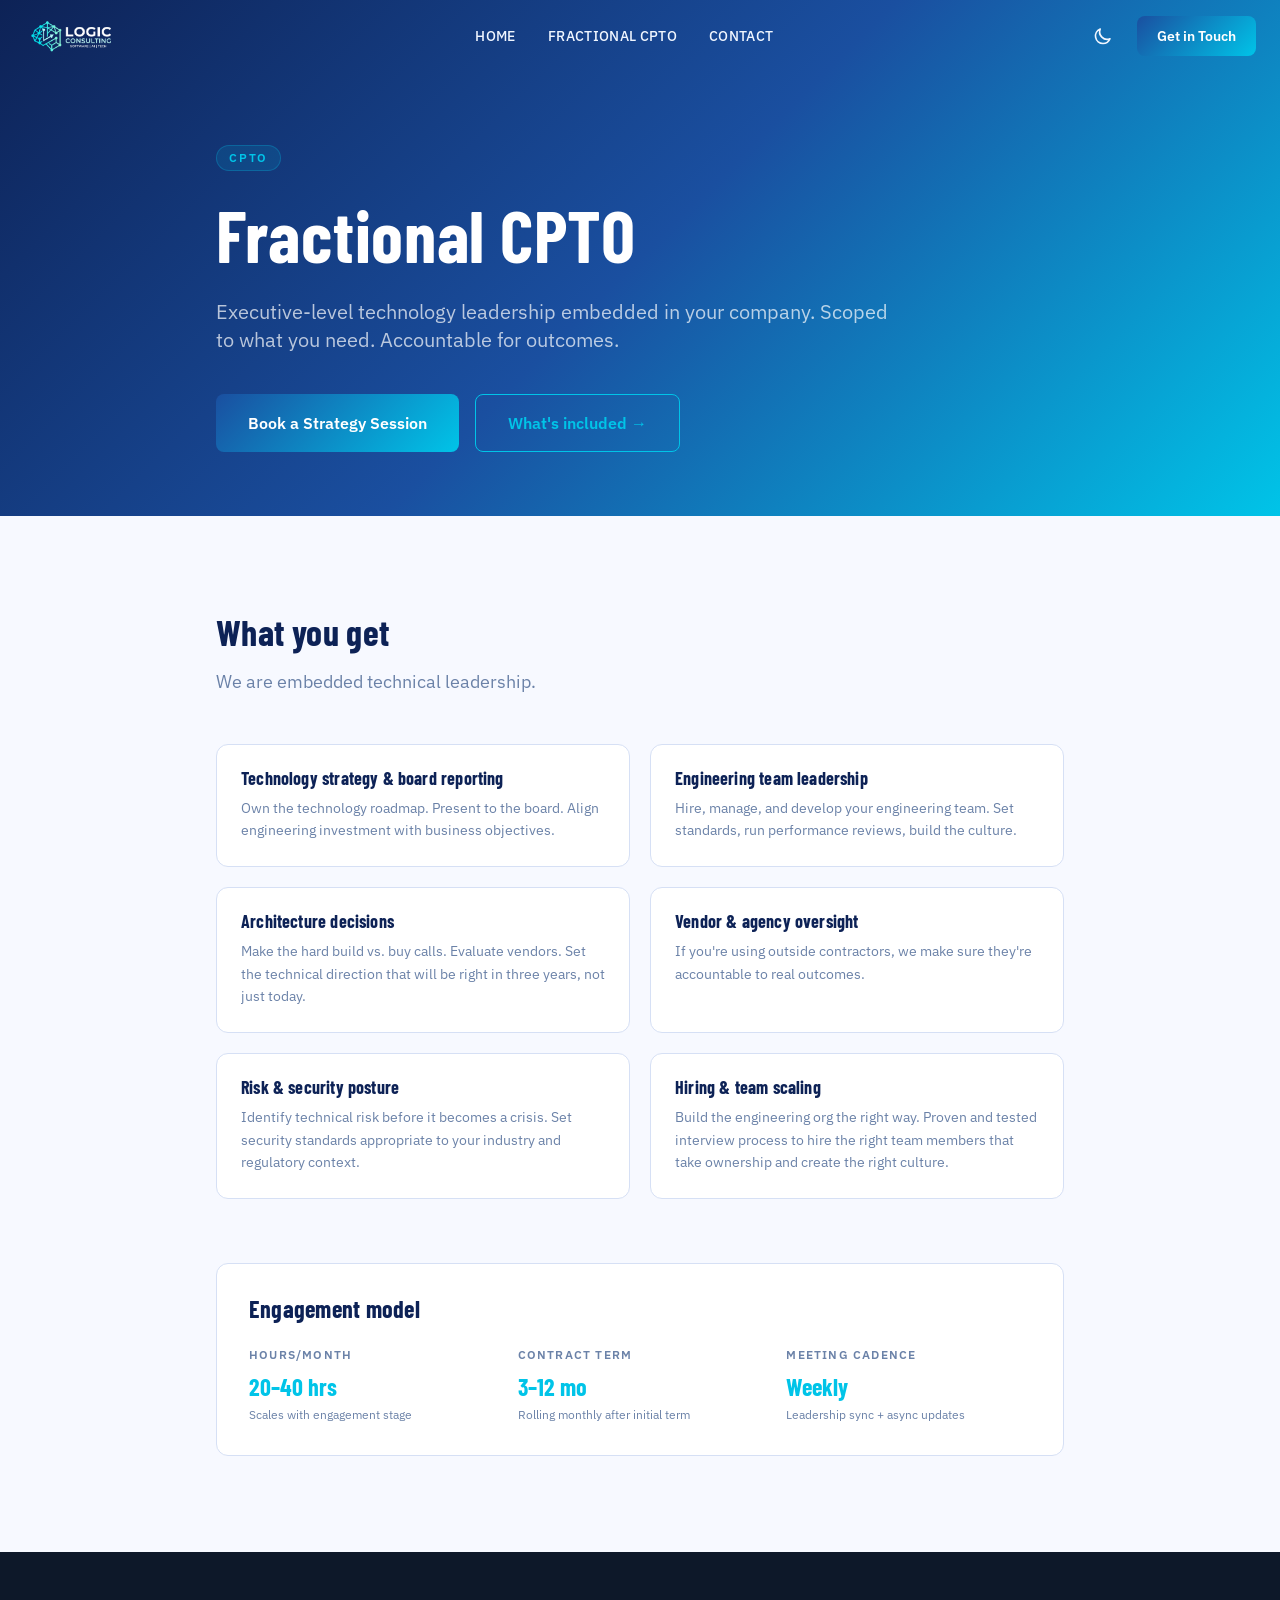
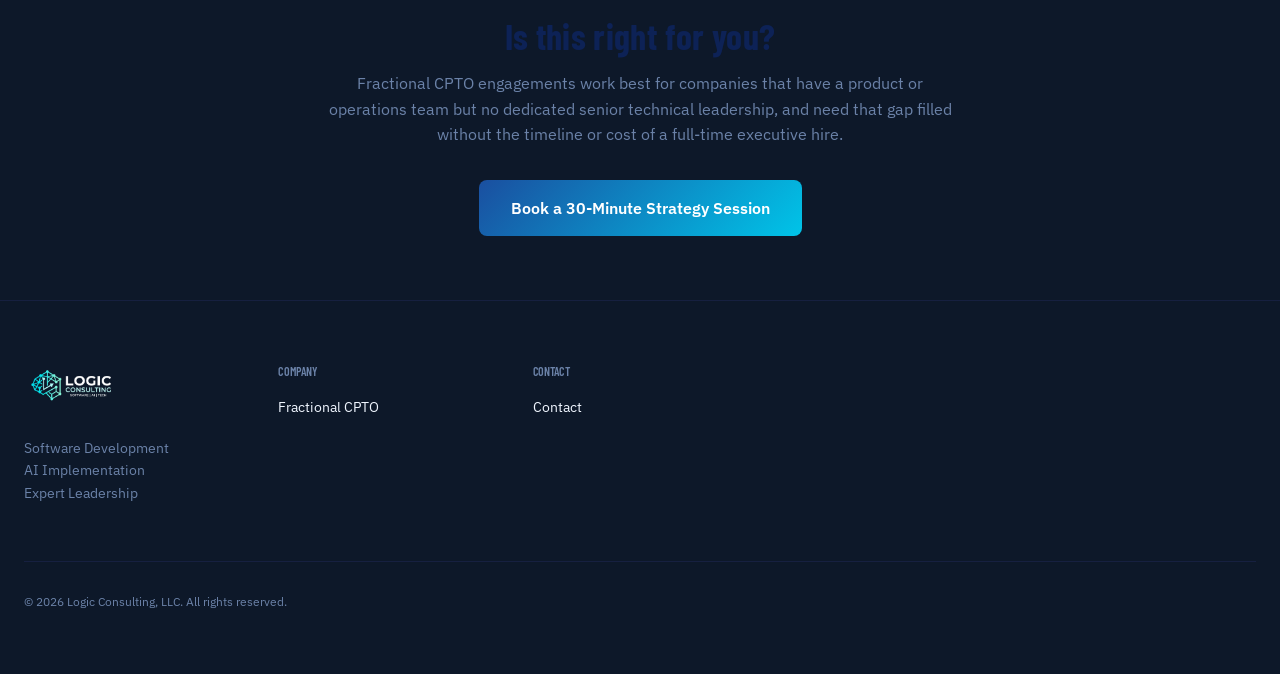
<file: services/fractional-cpto/index.html>
<!DOCTYPE html><html lang="en"> <head><meta charset="utf-8"><meta name="viewport" content="width=device-width, initial-scale=1"><meta name="generator" content="Astro v6.4.4"><title>Fractional CPTO — Logic Consulting</title><meta name="description" content="Senior technical leadership without the full-time cost. Logic Consulting provides embedded fractional CPTO services for companies that need executive-level technology ownership."><link rel="canonical" href="https://logicsw.com/services/fractional-cpto/"><meta property="og:type" content="website"><meta property="og:url" content="https://logicsw.com/services/fractional-cpto/"><meta property="og:title" content="Fractional CPTO — Logic Consulting"><meta property="og:description" content="Senior technical leadership without the full-time cost. Logic Consulting provides embedded fractional CPTO services for companies that need executive-level technology ownership."><meta property="og:image" content="/logo.png"><meta name="twitter:card" content="summary_large_image"><meta name="twitter:title" content="Fractional CPTO — Logic Consulting"><meta name="twitter:description" content="Senior technical leadership without the full-time cost. Logic Consulting provides embedded fractional CPTO services for companies that need executive-level technology ownership."><meta name="twitter:image" content="/logo.png"><link rel="icon" type="image/svg+xml" href="/favicon.svg"><link rel="apple-touch-icon" href="/apple-touch-icon.png"><script>
      (function() {
        const saved = localStorage.getItem('theme');
        const prefersDark = window.matchMedia('(prefers-color-scheme: dark)').matches;
        if (saved === 'light' || (!saved && !prefersDark)) {
          document.documentElement.classList.add('light');
        }
      })();
    </script><link rel="stylesheet" href="/_astro/Page.o45TY_g2.css">
<style>.btn-primary[data-astro-cid-6ygtcg62]{background:var(--gradient-cyan);color:#fff}.btn-primary[data-astro-cid-6ygtcg62]:hover{opacity:.9;transform:translateY(-1px);box-shadow:0 8px 24px #00c4e84d}.btn-ghost[data-astro-cid-6ygtcg62]{color:var(--color-cyan);border:1.5px solid var(--color-cyan);background:transparent}.btn-ghost[data-astro-cid-6ygtcg62]:hover{background:#00c4e814}.btn-outline[data-astro-cid-6ygtcg62]{color:var(--color-text);border:1.5px solid var(--color-border);background:transparent}.btn-outline[data-astro-cid-6ygtcg62]:hover{border-color:var(--color-cyan);color:var(--color-cyan)}html.light .btn-outline[data-astro-cid-6ygtcg62]{color:var(--color-text-lt);border-color:var(--color-border-lt)}
.hero-btn-white[data-astro-cid-drkd2b7l]{background:#fff!important;color:var(--color-navy)!important}.hero-btn-ghost[data-astro-cid-drkd2b7l]{color:#fff!important;border-color:#fff6!important}.hero-btn-ghost[data-astro-cid-drkd2b7l]:hover{background:#ffffff1a!important}html.light .rounded-xl[data-astro-cid-drkd2b7l]{background:var(--color-surface-lt)!important;border-color:var(--color-border-lt)!important}
</style></head> <body>  <header id="site-nav" class="fixed top-0 inset-x-0 z-50 transition-all duration-300 nav-force-light" style="background: transparent;" data-astro-cid-afdttjsk> <div class="max-w-7xl mx-auto px-6 flex items-center justify-between h-18" data-astro-cid-afdttjsk> <a href="/" class="flex items-center gap-3 min-w-[140px]" aria-label="Logic Consulting home" data-astro-cid-afdttjsk> <img src="/logo.png" alt="Logic Consulting" class="h-10 nav-logo-light" data-astro-cid-afdttjsk> <img src="/logo-dark.png" alt="Logic Consulting" class="h-10 nav-logo-dark hidden" data-astro-cid-afdttjsk> </a> <nav class="hidden lg:flex items-center gap-8" aria-label="Main navigation" data-astro-cid-afdttjsk> <a href="/" class="text-sm font-medium tracking-wide uppercase hover:text-cyan-400 transition-colors duration-200 nav-link" data-astro-cid-afdttjsk> Home </a><a href="/services/fractional-cpto" class="text-sm font-medium tracking-wide uppercase hover:text-cyan-400 transition-colors duration-200 nav-link" data-astro-cid-afdttjsk> Fractional CPTO </a><a href="/contact" class="text-sm font-medium tracking-wide uppercase hover:text-cyan-400 transition-colors duration-200 nav-link" data-astro-cid-afdttjsk> Contact </a> </nav> <div class="hidden lg:flex items-center gap-4" data-astro-cid-afdttjsk> <button id="theme-toggle" class="p-2 rounded-md hover:opacity-70 transition-opacity" aria-label="Toggle light/dark mode" title="Toggle theme" data-astro-cid-afdttjsk> <svg class="w-5 h-5 theme-icon-dark" fill="none" stroke="currentColor" viewBox="0 0 24 24" data-astro-cid-afdttjsk> <path stroke-linecap="round" stroke-linejoin="round" stroke-width="2" d="M12 3v1m0 16v1m9-9h-1M4 12H3m15.364-6.364l-.707.707M6.343 17.657l-.707.707M17.657 17.657l-.707-.707M6.343 6.343l-.707-.707M16 12a4 4 0 11-8 0 4 4 0 018 0z" data-astro-cid-afdttjsk></path> </svg> <svg class="w-5 h-5 theme-icon-light hidden" fill="none" stroke="currentColor" viewBox="0 0 24 24" data-astro-cid-afdttjsk> <path stroke-linecap="round" stroke-linejoin="round" stroke-width="2" d="M20.354 15.354A9 9 0 018.646 3.646 9.003 9.003 0 0012 21a9.003 9.003 0 008.354-5.646z" data-astro-cid-afdttjsk></path> </svg> </button> <a href="/contact" class="px-5 py-2.5 text-sm font-semibold rounded-lg transition-all duration-200" style="background: var(--gradient-cyan); color: #fff;" data-astro-cid-afdttjsk>
Get in Touch
</a> </div> <div class="lg:hidden flex items-center gap-1" data-astro-cid-afdttjsk> <button id="theme-toggle-mobile" class="p-2 rounded-md hover:opacity-70 transition-opacity nav-link" aria-label="Toggle light/dark mode" title="Toggle theme" data-astro-cid-afdttjsk> <svg class="w-5 h-5 theme-icon-dark" fill="none" stroke="currentColor" viewBox="0 0 24 24" data-astro-cid-afdttjsk> <path stroke-linecap="round" stroke-linejoin="round" stroke-width="2" d="M12 3v1m0 16v1m9-9h-1M4 12H3m15.364-6.364l-.707.707M6.343 17.657l-.707.707M17.657 17.657l-.707-.707M6.343 6.343l-.707-.707M16 12a4 4 0 11-8 0 4 4 0 018 0z" data-astro-cid-afdttjsk></path> </svg> <svg class="w-5 h-5 theme-icon-light hidden" fill="none" stroke="currentColor" viewBox="0 0 24 24" data-astro-cid-afdttjsk> <path stroke-linecap="round" stroke-linejoin="round" stroke-width="2" d="M20.354 15.354A9 9 0 018.646 3.646 9.003 9.003 0 0012 21a9.003 9.003 0 008.354-5.646z" data-astro-cid-afdttjsk></path> </svg> </button> <button id="mobile-menu-toggle" class="p-2 rounded-md nav-link" aria-label="Open mobile menu" aria-expanded="false" data-astro-cid-afdttjsk> <svg class="w-6 h-6 menu-open" fill="none" stroke="currentColor" viewBox="0 0 24 24" data-astro-cid-afdttjsk> <path stroke-linecap="round" stroke-linejoin="round" stroke-width="2" d="M4 6h16M4 12h16M4 18h16" data-astro-cid-afdttjsk></path> </svg> <svg class="w-6 h-6 menu-close hidden" fill="none" stroke="currentColor" viewBox="0 0 24 24" data-astro-cid-afdttjsk> <path stroke-linecap="round" stroke-linejoin="round" stroke-width="2" d="M6 18L18 6M6 6l12 12" data-astro-cid-afdttjsk></path> </svg> </button> </div><!-- end mobile controls wrapper --> </div> <div id="mobile-menu" class="mobile-menu hidden lg:hidden border-t" data-astro-cid-afdttjsk> <nav class="max-w-7xl mx-auto px-6 py-4 flex flex-col gap-4" data-astro-cid-afdttjsk> <a href="/" class="mobile-menu-link text-sm font-medium tracking-wide uppercase transition-colors" data-astro-cid-afdttjsk>Home</a><a href="/services/fractional-cpto" class="mobile-menu-link text-sm font-medium tracking-wide uppercase transition-colors" data-astro-cid-afdttjsk>Fractional CPTO</a><a href="/contact" class="mobile-menu-link text-sm font-medium tracking-wide uppercase transition-colors" data-astro-cid-afdttjsk>Contact</a> <a href="/contact" class="mt-2 px-5 py-3 text-sm font-semibold text-center rounded-lg" style="background: var(--gradient-cyan); color: #fff;" data-astro-cid-afdttjsk>
Get in Touch
</a> </nav> </div> </header>  <script type="module">const l=document.getElementById("site-nav"),t=document.getElementById("mobile-menu-toggle"),o=document.getElementById("mobile-menu"),s=document.getElementById("theme-toggle");window.addEventListener("scroll",()=>{l.classList.toggle("scrolled",window.scrollY>20)},{passive:!0});t.addEventListener("click",()=>{const e=o.classList.toggle("hidden");t.setAttribute("aria-expanded",String(!e)),t.querySelector(".menu-open").classList.toggle("hidden",!e),t.querySelector(".menu-close").classList.toggle("hidden",e)});function n(){const e=document.documentElement.classList.toggle("light");localStorage.setItem("theme",e?"light":"dark")}s.addEventListener("click",n);document.getElementById("theme-toggle-mobile").addEventListener("click",n);</script> <main>  <section class="pt-36 pb-16" style="background: var(--gradient-brand);" data-astro-cid-drkd2b7l> <div class="max-w-4xl mx-auto px-6" data-astro-cid-drkd2b7l> <span class="inline-block text-xs font-semibold tracking-[0.15em] uppercase px-3 py-1 rounded-full" style="background: rgba(0, 196, 232, 0.12); color: var(--color-cyan); border: 1px solid rgba(0, 196, 232, 0.25);"> CPTO </span> <h1 class="text-6xl lg:text-7xl font-bold mt-6 mb-6 text-white" style="font-family: var(--font-display);" data-astro-cid-drkd2b7l>
Fractional CPTO
</h1> <p class="text-xl text-white/70 mb-10 max-w-2xl" data-astro-cid-drkd2b7l>
Executive-level technology leadership embedded in your company. Scoped to what you need. Accountable for outcomes.
</p> <div class="flex flex-wrap gap-4" data-astro-cid-drkd2b7l> <a href="/contact" data-astro-cid-6ygtcg62="true" class="inline-flex items-center justify-center gap-2 font-semibold rounded-lg transition-all duration-200 focus-visible:outline focus-visible:outline-2 focus-visible:outline-offset-2 focus-visible:outline-cyan-400 px-8 py-4 text-base btn-primary hero-btn-white"> Book a Strategy Session </a> <a href="#what-you-get" data-astro-cid-6ygtcg62="true" class="inline-flex items-center justify-center gap-2 font-semibold rounded-lg transition-all duration-200 focus-visible:outline focus-visible:outline-2 focus-visible:outline-offset-2 focus-visible:outline-cyan-400 px-8 py-4 text-base btn-ghost hero-btn-ghost"> What's included → </a> </div> </div> </section> <section id="what-you-get" class="py-24" data-astro-cid-drkd2b7l> <div class="max-w-4xl mx-auto px-6" data-astro-cid-drkd2b7l> <h2 class="text-4xl font-bold mb-4" style="font-family: var(--font-display);" data-astro-cid-drkd2b7l>What you get</h2> <p class="text-lg mb-12" style="color: var(--color-muted);" data-astro-cid-drkd2b7l>We are embedded technical leadership.</p> <div class="grid grid-cols-1 md:grid-cols-2 gap-5 mb-16" data-astro-cid-drkd2b7l> <div class="rounded-xl p-6" style="background: var(--color-surface); border: 1px solid var(--color-border);" data-astro-cid-drkd2b7l> <h3 class="text-lg font-bold mb-2" style="font-family: var(--font-display);" data-astro-cid-drkd2b7l>Technology strategy &amp; board reporting</h3> <p class="text-sm leading-relaxed" style="color: var(--color-muted);" data-astro-cid-drkd2b7l>Own the technology roadmap. Present to the board. Align engineering investment with business objectives.</p> </div><div class="rounded-xl p-6" style="background: var(--color-surface); border: 1px solid var(--color-border);" data-astro-cid-drkd2b7l> <h3 class="text-lg font-bold mb-2" style="font-family: var(--font-display);" data-astro-cid-drkd2b7l>Engineering team leadership</h3> <p class="text-sm leading-relaxed" style="color: var(--color-muted);" data-astro-cid-drkd2b7l>Hire, manage, and develop your engineering team. Set standards, run performance reviews, build the culture.</p> </div><div class="rounded-xl p-6" style="background: var(--color-surface); border: 1px solid var(--color-border);" data-astro-cid-drkd2b7l> <h3 class="text-lg font-bold mb-2" style="font-family: var(--font-display);" data-astro-cid-drkd2b7l>Architecture decisions</h3> <p class="text-sm leading-relaxed" style="color: var(--color-muted);" data-astro-cid-drkd2b7l>Make the hard build vs. buy calls. Evaluate vendors. Set the technical direction that will be right in three years, not just today.</p> </div><div class="rounded-xl p-6" style="background: var(--color-surface); border: 1px solid var(--color-border);" data-astro-cid-drkd2b7l> <h3 class="text-lg font-bold mb-2" style="font-family: var(--font-display);" data-astro-cid-drkd2b7l>Vendor &amp; agency oversight</h3> <p class="text-sm leading-relaxed" style="color: var(--color-muted);" data-astro-cid-drkd2b7l>If you&#39;re using outside contractors, we make sure they&#39;re accountable to real outcomes.</p> </div><div class="rounded-xl p-6" style="background: var(--color-surface); border: 1px solid var(--color-border);" data-astro-cid-drkd2b7l> <h3 class="text-lg font-bold mb-2" style="font-family: var(--font-display);" data-astro-cid-drkd2b7l>Risk &amp; security posture</h3> <p class="text-sm leading-relaxed" style="color: var(--color-muted);" data-astro-cid-drkd2b7l>Identify technical risk before it becomes a crisis. Set security standards appropriate to your industry and regulatory context.</p> </div><div class="rounded-xl p-6" style="background: var(--color-surface); border: 1px solid var(--color-border);" data-astro-cid-drkd2b7l> <h3 class="text-lg font-bold mb-2" style="font-family: var(--font-display);" data-astro-cid-drkd2b7l>Hiring &amp; team scaling</h3> <p class="text-sm leading-relaxed" style="color: var(--color-muted);" data-astro-cid-drkd2b7l>Build the engineering org the right way. Proven and tested interview process to hire the right team members that take ownership and create the right culture.</p> </div> </div> <div class="rounded-xl p-8" style="background: var(--color-surface); border: 1px solid var(--color-border);" data-astro-cid-drkd2b7l> <h3 class="text-2xl font-bold mb-6" style="font-family: var(--font-display);" data-astro-cid-drkd2b7l>Engagement model</h3> <div class="grid grid-cols-1 md:grid-cols-3 gap-6" data-astro-cid-drkd2b7l> <div data-astro-cid-drkd2b7l> <p class="text-xs font-semibold tracking-widest uppercase mb-2" style="color: var(--color-muted);" data-astro-cid-drkd2b7l>Hours/month</p> <p class="text-2xl font-bold mb-1" style="font-family: var(--font-display); color: var(--color-cyan);" data-astro-cid-drkd2b7l>20–40 hrs</p> <p class="text-xs" style="color: var(--color-muted);" data-astro-cid-drkd2b7l>Scales with engagement stage</p> </div><div data-astro-cid-drkd2b7l> <p class="text-xs font-semibold tracking-widest uppercase mb-2" style="color: var(--color-muted);" data-astro-cid-drkd2b7l>Contract term</p> <p class="text-2xl font-bold mb-1" style="font-family: var(--font-display); color: var(--color-cyan);" data-astro-cid-drkd2b7l>3–12 mo</p> <p class="text-xs" style="color: var(--color-muted);" data-astro-cid-drkd2b7l>Rolling monthly after initial term</p> </div><div data-astro-cid-drkd2b7l> <p class="text-xs font-semibold tracking-widest uppercase mb-2" style="color: var(--color-muted);" data-astro-cid-drkd2b7l>Meeting cadence</p> <p class="text-2xl font-bold mb-1" style="font-family: var(--font-display); color: var(--color-cyan);" data-astro-cid-drkd2b7l>Weekly</p> <p class="text-xs" style="color: var(--color-muted);" data-astro-cid-drkd2b7l>Leadership sync + async updates</p> </div> </div> </div> </div> </section> <section class="py-16 text-center" style="background: var(--color-surface);" data-astro-cid-drkd2b7l> <div class="max-w-2xl mx-auto px-6" data-astro-cid-drkd2b7l> <h2 class="text-4xl font-bold mb-4" style="font-family: var(--font-display);" data-astro-cid-drkd2b7l>Is this right for you?</h2> <p class="mb-8" style="color: var(--color-muted);" data-astro-cid-drkd2b7l>Fractional CPTO engagements work best for companies that have a product or operations team but no dedicated senior technical leadership, and need that gap filled without the timeline or cost of a full-time executive hire.</p> <a href="/contact" data-astro-cid-6ygtcg62="true" class="inline-flex items-center justify-center gap-2 font-semibold rounded-lg transition-all duration-200 focus-visible:outline focus-visible:outline-2 focus-visible:outline-offset-2 focus-visible:outline-cyan-400 px-8 py-4 text-base btn-primary"> Book a 30-Minute Strategy Session </a> </div> </section>  </main> <footer style="background: var(--color-surface); border-top: 1px solid var(--color-border);" data-astro-cid-35ed7um5> <div class="max-w-7xl mx-auto px-6 py-16" data-astro-cid-35ed7um5> <div class="grid grid-cols-2 lg:grid-cols-5 gap-10 mb-14" data-astro-cid-35ed7um5> <div class="col-span-2 lg:col-span-1" data-astro-cid-35ed7um5> <a href="/" aria-label="Logic Consulting home" class="inline-block mb-6" data-astro-cid-35ed7um5> <img src="/logo-dark.png" alt="Logic Consulting" class="h-10 footer-logo-dark" data-astro-cid-35ed7um5> <img src="/logo.png" alt="Logic Consulting" class="h-10 footer-logo-light hidden" data-astro-cid-35ed7um5> </a> <p class="text-sm leading-relaxed" style="color: var(--color-muted);" data-astro-cid-35ed7um5>
Software Development <br data-astro-cid-35ed7um5>
AI Implementation <br data-astro-cid-35ed7um5>
Expert Leadership
</p> </div> <div data-astro-cid-35ed7um5> <h3 class="text-xs font-semibold tracking-widest uppercase mb-4" style="color: var(--color-muted);" data-astro-cid-35ed7um5>Company</h3> <ul class="space-y-3" data-astro-cid-35ed7um5> <li data-astro-cid-35ed7um5> <a href="/services/fractional-cpto" class="text-sm transition-colors duration-150 footer-link" style="color: var(--color-text)!important;" data-astro-cid-35ed7um5> Fractional CPTO </a> </li>  </ul> </div><div data-astro-cid-35ed7um5> <h3 class="text-xs font-semibold tracking-widest uppercase mb-4" style="color: var(--color-muted);" data-astro-cid-35ed7um5>Contact</h3> <ul class="space-y-3" data-astro-cid-35ed7um5> <li data-astro-cid-35ed7um5> <a href="/contact" class="text-sm transition-colors duration-150 footer-link" style="color: var(--color-text)!important;" data-astro-cid-35ed7um5> Contact </a> </li>  </ul> </div> </div> <div class="pt-8 flex flex-col sm:flex-row items-center justify-between gap-4" style="border-top: 1px solid var(--color-border);" data-astro-cid-35ed7um5> <p class="text-xs" style="color: var(--color-muted);" data-astro-cid-35ed7um5>&copy; 2026 Logic Consulting, LLC. All rights reserved.</p> <!-- <p class="text-xs" style="color: var(--color-muted);">Southwest USA</p> --> </div> </div> </footer>  <script type="module">const s=new IntersectionObserver(e=>e.forEach(r=>r.isIntersecting&&r.target.classList.add("visible")),{threshold:.1,rootMargin:"0px 0px -60px 0px"});document.querySelectorAll(".reveal").forEach(e=>s.observe(e));</script> </body> </html>
</file>
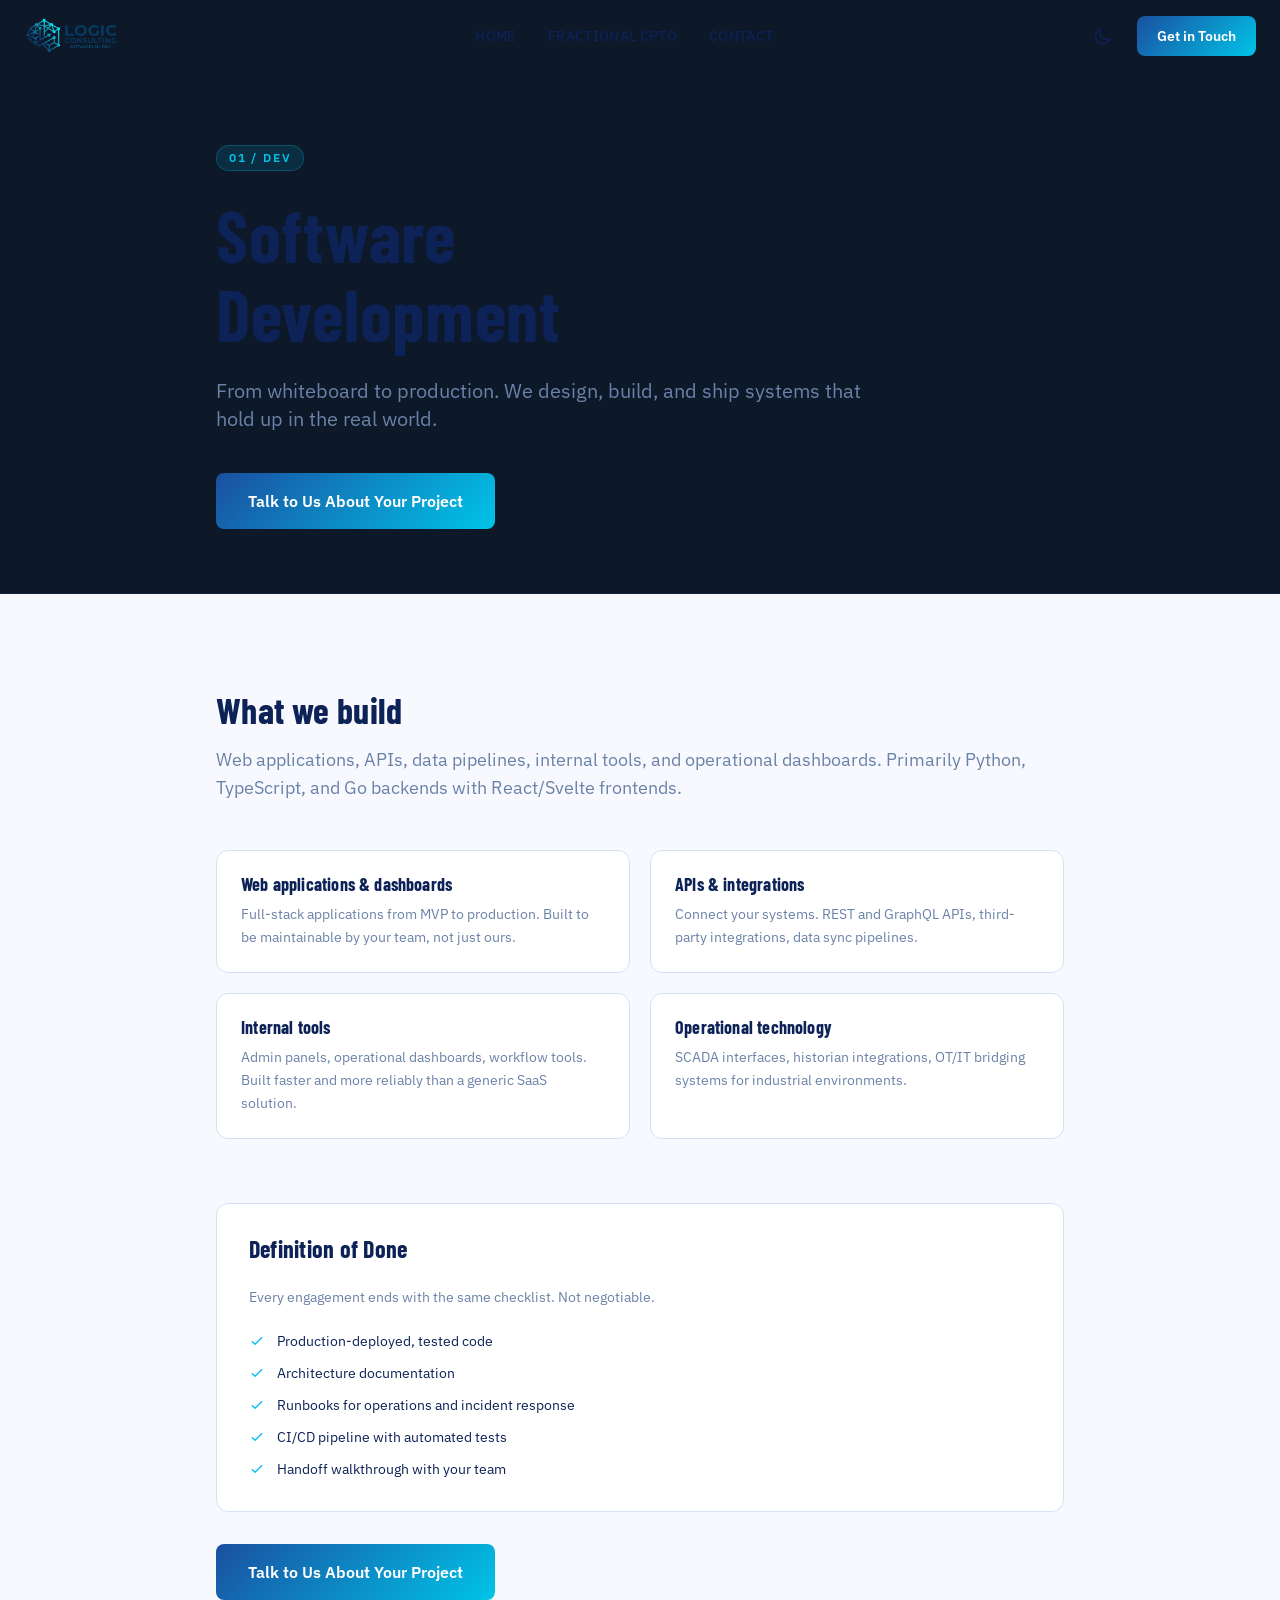
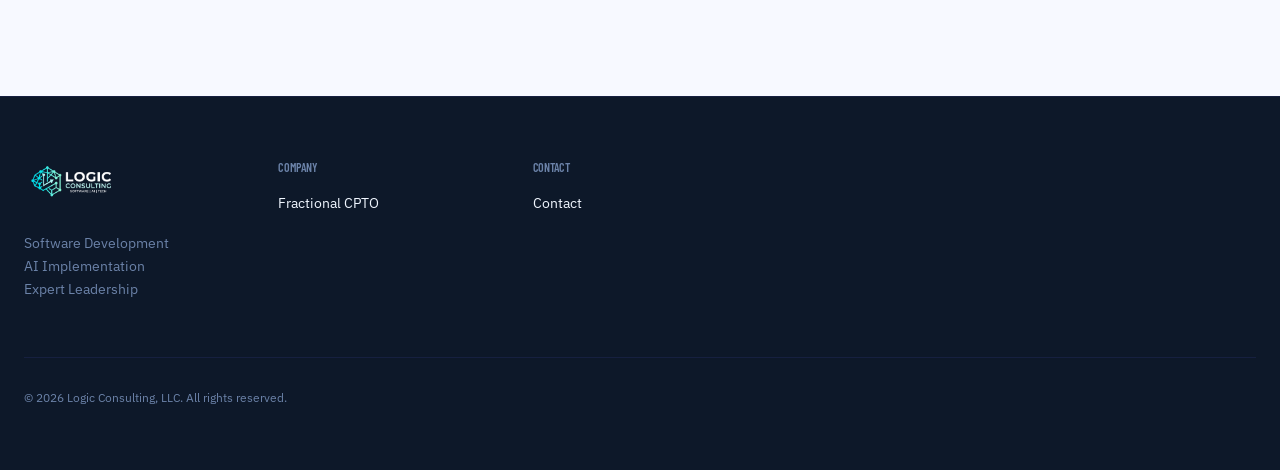
<file: services/software-development/index.html>
<!DOCTYPE html><html lang="en"> <head><meta charset="utf-8"><meta name="viewport" content="width=device-width, initial-scale=1"><meta name="generator" content="Astro v6.4.4"><title>Software Development — Logic Consulting</title><meta name="description" content="Custom software development: web applications, APIs, internal tools, and operational systems. Logic Consulting builds production-grade software scoped to what you actually need."><link rel="canonical" href="https://logicsw.com/services/software-development/"><meta property="og:type" content="website"><meta property="og:url" content="https://logicsw.com/services/software-development/"><meta property="og:title" content="Software Development — Logic Consulting"><meta property="og:description" content="Custom software development: web applications, APIs, internal tools, and operational systems. Logic Consulting builds production-grade software scoped to what you actually need."><meta property="og:image" content="/logo.png"><meta name="twitter:card" content="summary_large_image"><meta name="twitter:title" content="Software Development — Logic Consulting"><meta name="twitter:description" content="Custom software development: web applications, APIs, internal tools, and operational systems. Logic Consulting builds production-grade software scoped to what you actually need."><meta name="twitter:image" content="/logo.png"><link rel="icon" type="image/svg+xml" href="/favicon.svg"><link rel="apple-touch-icon" href="/apple-touch-icon.png"><script>
      (function() {
        const saved = localStorage.getItem('theme');
        const prefersDark = window.matchMedia('(prefers-color-scheme: dark)').matches;
        if (saved === 'light' || (!saved && !prefersDark)) {
          document.documentElement.classList.add('light');
        }
      })();
    </script><link rel="stylesheet" href="/_astro/Page.o45TY_g2.css">
<style>.btn-primary[data-astro-cid-6ygtcg62]{background:var(--gradient-cyan);color:#fff}.btn-primary[data-astro-cid-6ygtcg62]:hover{opacity:.9;transform:translateY(-1px);box-shadow:0 8px 24px #00c4e84d}.btn-ghost[data-astro-cid-6ygtcg62]{color:var(--color-cyan);border:1.5px solid var(--color-cyan);background:transparent}.btn-ghost[data-astro-cid-6ygtcg62]:hover{background:#00c4e814}.btn-outline[data-astro-cid-6ygtcg62]{color:var(--color-text);border:1.5px solid var(--color-border);background:transparent}.btn-outline[data-astro-cid-6ygtcg62]:hover{border-color:var(--color-cyan);color:var(--color-cyan)}html.light .btn-outline[data-astro-cid-6ygtcg62]{color:var(--color-text-lt);border-color:var(--color-border-lt)}
html.light .rounded-xl[data-astro-cid-dm3fdmi7]{background:var(--color-surface-lt)!important;border-color:var(--color-border-lt)!important}
</style></head> <body>  <header id="site-nav" class="fixed top-0 inset-x-0 z-50 transition-all duration-300" style="background: transparent;" data-astro-cid-afdttjsk> <div class="max-w-7xl mx-auto px-6 flex items-center justify-between h-18" data-astro-cid-afdttjsk> <a href="/" class="flex items-center gap-3 min-w-[140px]" aria-label="Logic Consulting home" data-astro-cid-afdttjsk> <img src="/logo.png" alt="Logic Consulting" class="h-10 nav-logo-light" data-astro-cid-afdttjsk> <img src="/logo-dark.png" alt="Logic Consulting" class="h-10 nav-logo-dark hidden" data-astro-cid-afdttjsk> </a> <nav class="hidden lg:flex items-center gap-8" aria-label="Main navigation" data-astro-cid-afdttjsk> <a href="/" class="text-sm font-medium tracking-wide uppercase hover:text-cyan-400 transition-colors duration-200 nav-link" data-astro-cid-afdttjsk> Home </a><a href="/services/fractional-cpto" class="text-sm font-medium tracking-wide uppercase hover:text-cyan-400 transition-colors duration-200 nav-link" data-astro-cid-afdttjsk> Fractional CPTO </a><a href="/contact" class="text-sm font-medium tracking-wide uppercase hover:text-cyan-400 transition-colors duration-200 nav-link" data-astro-cid-afdttjsk> Contact </a> </nav> <div class="hidden lg:flex items-center gap-4" data-astro-cid-afdttjsk> <button id="theme-toggle" class="p-2 rounded-md hover:opacity-70 transition-opacity" aria-label="Toggle light/dark mode" title="Toggle theme" data-astro-cid-afdttjsk> <svg class="w-5 h-5 theme-icon-dark" fill="none" stroke="currentColor" viewBox="0 0 24 24" data-astro-cid-afdttjsk> <path stroke-linecap="round" stroke-linejoin="round" stroke-width="2" d="M12 3v1m0 16v1m9-9h-1M4 12H3m15.364-6.364l-.707.707M6.343 17.657l-.707.707M17.657 17.657l-.707-.707M6.343 6.343l-.707-.707M16 12a4 4 0 11-8 0 4 4 0 018 0z" data-astro-cid-afdttjsk></path> </svg> <svg class="w-5 h-5 theme-icon-light hidden" fill="none" stroke="currentColor" viewBox="0 0 24 24" data-astro-cid-afdttjsk> <path stroke-linecap="round" stroke-linejoin="round" stroke-width="2" d="M20.354 15.354A9 9 0 018.646 3.646 9.003 9.003 0 0012 21a9.003 9.003 0 008.354-5.646z" data-astro-cid-afdttjsk></path> </svg> </button> <a href="/contact" class="px-5 py-2.5 text-sm font-semibold rounded-lg transition-all duration-200" style="background: var(--gradient-cyan); color: #fff;" data-astro-cid-afdttjsk>
Get in Touch
</a> </div> <div class="lg:hidden flex items-center gap-1" data-astro-cid-afdttjsk> <button id="theme-toggle-mobile" class="p-2 rounded-md hover:opacity-70 transition-opacity nav-link" aria-label="Toggle light/dark mode" title="Toggle theme" data-astro-cid-afdttjsk> <svg class="w-5 h-5 theme-icon-dark" fill="none" stroke="currentColor" viewBox="0 0 24 24" data-astro-cid-afdttjsk> <path stroke-linecap="round" stroke-linejoin="round" stroke-width="2" d="M12 3v1m0 16v1m9-9h-1M4 12H3m15.364-6.364l-.707.707M6.343 17.657l-.707.707M17.657 17.657l-.707-.707M6.343 6.343l-.707-.707M16 12a4 4 0 11-8 0 4 4 0 018 0z" data-astro-cid-afdttjsk></path> </svg> <svg class="w-5 h-5 theme-icon-light hidden" fill="none" stroke="currentColor" viewBox="0 0 24 24" data-astro-cid-afdttjsk> <path stroke-linecap="round" stroke-linejoin="round" stroke-width="2" d="M20.354 15.354A9 9 0 018.646 3.646 9.003 9.003 0 0012 21a9.003 9.003 0 008.354-5.646z" data-astro-cid-afdttjsk></path> </svg> </button> <button id="mobile-menu-toggle" class="p-2 rounded-md nav-link" aria-label="Open mobile menu" aria-expanded="false" data-astro-cid-afdttjsk> <svg class="w-6 h-6 menu-open" fill="none" stroke="currentColor" viewBox="0 0 24 24" data-astro-cid-afdttjsk> <path stroke-linecap="round" stroke-linejoin="round" stroke-width="2" d="M4 6h16M4 12h16M4 18h16" data-astro-cid-afdttjsk></path> </svg> <svg class="w-6 h-6 menu-close hidden" fill="none" stroke="currentColor" viewBox="0 0 24 24" data-astro-cid-afdttjsk> <path stroke-linecap="round" stroke-linejoin="round" stroke-width="2" d="M6 18L18 6M6 6l12 12" data-astro-cid-afdttjsk></path> </svg> </button> </div><!-- end mobile controls wrapper --> </div> <div id="mobile-menu" class="mobile-menu hidden lg:hidden border-t" data-astro-cid-afdttjsk> <nav class="max-w-7xl mx-auto px-6 py-4 flex flex-col gap-4" data-astro-cid-afdttjsk> <a href="/" class="mobile-menu-link text-sm font-medium tracking-wide uppercase transition-colors" data-astro-cid-afdttjsk>Home</a><a href="/services/fractional-cpto" class="mobile-menu-link text-sm font-medium tracking-wide uppercase transition-colors" data-astro-cid-afdttjsk>Fractional CPTO</a><a href="/contact" class="mobile-menu-link text-sm font-medium tracking-wide uppercase transition-colors" data-astro-cid-afdttjsk>Contact</a> <a href="/contact" class="mt-2 px-5 py-3 text-sm font-semibold text-center rounded-lg" style="background: var(--gradient-cyan); color: #fff;" data-astro-cid-afdttjsk>
Get in Touch
</a> </nav> </div> </header>  <script type="module">const l=document.getElementById("site-nav"),t=document.getElementById("mobile-menu-toggle"),o=document.getElementById("mobile-menu"),s=document.getElementById("theme-toggle");window.addEventListener("scroll",()=>{l.classList.toggle("scrolled",window.scrollY>20)},{passive:!0});t.addEventListener("click",()=>{const e=o.classList.toggle("hidden");t.setAttribute("aria-expanded",String(!e)),t.querySelector(".menu-open").classList.toggle("hidden",!e),t.querySelector(".menu-close").classList.toggle("hidden",e)});function n(){const e=document.documentElement.classList.toggle("light");localStorage.setItem("theme",e?"light":"dark")}s.addEventListener("click",n);document.getElementById("theme-toggle-mobile").addEventListener("click",n);</script> <main>  <section class="pt-36 pb-16" style="background: var(--color-surface); border-bottom: 1px solid var(--color-border);" data-astro-cid-dm3fdmi7> <div class="max-w-4xl mx-auto px-6" data-astro-cid-dm3fdmi7> <span class="inline-block text-xs font-semibold tracking-[0.15em] uppercase px-3 py-1 rounded-full" style="background: rgba(0, 196, 232, 0.12); color: var(--color-cyan); border: 1px solid rgba(0, 196, 232, 0.25);"> 01 / DEV </span> <h1 class="text-6xl lg:text-7xl font-bold mt-6 mb-6" style="font-family: var(--font-display);" data-astro-cid-dm3fdmi7>
Software<br data-astro-cid-dm3fdmi7>Development
</h1> <p class="text-xl mb-10 max-w-2xl" style="color: var(--color-muted);" data-astro-cid-dm3fdmi7>
From whiteboard to production. We design, build, and ship systems that hold up in the real world.
</p> <a href="/contact" data-astro-cid-6ygtcg62="true" class="inline-flex items-center justify-center gap-2 font-semibold rounded-lg transition-all duration-200 focus-visible:outline focus-visible:outline-2 focus-visible:outline-offset-2 focus-visible:outline-cyan-400 px-8 py-4 text-base btn-primary"> Talk to Us About Your Project </a> </div> </section> <section class="py-24" data-astro-cid-dm3fdmi7> <div class="max-w-4xl mx-auto px-6" data-astro-cid-dm3fdmi7> <h2 class="text-4xl font-bold mb-4" style="font-family: var(--font-display);" data-astro-cid-dm3fdmi7>What we build</h2> <p class="text-lg mb-12" style="color: var(--color-muted);" data-astro-cid-dm3fdmi7>Web applications, APIs, data pipelines, internal tools, and operational dashboards. Primarily Python, TypeScript, and Go backends with React/Svelte frontends.</p> <div class="grid grid-cols-1 md:grid-cols-2 gap-5 mb-16" data-astro-cid-dm3fdmi7> <div class="rounded-xl p-6" style="background: var(--color-surface); border: 1px solid var(--color-border);" data-astro-cid-dm3fdmi7> <h3 class="text-lg font-bold mb-2" style="font-family: var(--font-display);" data-astro-cid-dm3fdmi7>Web applications &amp; dashboards</h3> <p class="text-sm leading-relaxed" style="color: var(--color-muted);" data-astro-cid-dm3fdmi7>Full-stack applications from MVP to production. Built to be maintainable by your team, not just ours.</p> </div><div class="rounded-xl p-6" style="background: var(--color-surface); border: 1px solid var(--color-border);" data-astro-cid-dm3fdmi7> <h3 class="text-lg font-bold mb-2" style="font-family: var(--font-display);" data-astro-cid-dm3fdmi7>APIs &amp; integrations</h3> <p class="text-sm leading-relaxed" style="color: var(--color-muted);" data-astro-cid-dm3fdmi7>Connect your systems. REST and GraphQL APIs, third-party integrations, data sync pipelines.</p> </div><div class="rounded-xl p-6" style="background: var(--color-surface); border: 1px solid var(--color-border);" data-astro-cid-dm3fdmi7> <h3 class="text-lg font-bold mb-2" style="font-family: var(--font-display);" data-astro-cid-dm3fdmi7>Internal tools</h3> <p class="text-sm leading-relaxed" style="color: var(--color-muted);" data-astro-cid-dm3fdmi7>Admin panels, operational dashboards, workflow tools. Built faster and more reliably than a generic SaaS solution.</p> </div><div class="rounded-xl p-6" style="background: var(--color-surface); border: 1px solid var(--color-border);" data-astro-cid-dm3fdmi7> <h3 class="text-lg font-bold mb-2" style="font-family: var(--font-display);" data-astro-cid-dm3fdmi7>Operational technology</h3> <p class="text-sm leading-relaxed" style="color: var(--color-muted);" data-astro-cid-dm3fdmi7>SCADA interfaces, historian integrations, OT/IT bridging systems for industrial environments.</p> </div> </div> <div class="rounded-xl p-8 mb-8" style="background: var(--color-surface); border: 1px solid var(--color-border);" data-astro-cid-dm3fdmi7> <h3 class="text-2xl font-bold mb-6" style="font-family: var(--font-display);" data-astro-cid-dm3fdmi7>Definition of Done</h3> <p class="text-sm mb-6" style="color: var(--color-muted);" data-astro-cid-dm3fdmi7>Every engagement ends with the same checklist. Not negotiable.</p> <ul class="space-y-3" data-astro-cid-dm3fdmi7> <li class="flex items-start gap-3 text-sm" data-astro-cid-dm3fdmi7> <span style="color: var(--color-cyan);" data-astro-cid-dm3fdmi7> <svg class="w-4 h-4 mt-0.5" fill="none" stroke="currentColor" viewBox="0 0 24 24" data-astro-cid-dm3fdmi7> <path stroke-linecap="round" stroke-linejoin="round" stroke-width="2" d="M5 13l4 4L19 7" data-astro-cid-dm3fdmi7></path> </svg> </span> Production-deployed, tested code </li><li class="flex items-start gap-3 text-sm" data-astro-cid-dm3fdmi7> <span style="color: var(--color-cyan);" data-astro-cid-dm3fdmi7> <svg class="w-4 h-4 mt-0.5" fill="none" stroke="currentColor" viewBox="0 0 24 24" data-astro-cid-dm3fdmi7> <path stroke-linecap="round" stroke-linejoin="round" stroke-width="2" d="M5 13l4 4L19 7" data-astro-cid-dm3fdmi7></path> </svg> </span> Architecture documentation </li><li class="flex items-start gap-3 text-sm" data-astro-cid-dm3fdmi7> <span style="color: var(--color-cyan);" data-astro-cid-dm3fdmi7> <svg class="w-4 h-4 mt-0.5" fill="none" stroke="currentColor" viewBox="0 0 24 24" data-astro-cid-dm3fdmi7> <path stroke-linecap="round" stroke-linejoin="round" stroke-width="2" d="M5 13l4 4L19 7" data-astro-cid-dm3fdmi7></path> </svg> </span> Runbooks for operations and incident response </li><li class="flex items-start gap-3 text-sm" data-astro-cid-dm3fdmi7> <span style="color: var(--color-cyan);" data-astro-cid-dm3fdmi7> <svg class="w-4 h-4 mt-0.5" fill="none" stroke="currentColor" viewBox="0 0 24 24" data-astro-cid-dm3fdmi7> <path stroke-linecap="round" stroke-linejoin="round" stroke-width="2" d="M5 13l4 4L19 7" data-astro-cid-dm3fdmi7></path> </svg> </span> CI/CD pipeline with automated tests </li><li class="flex items-start gap-3 text-sm" data-astro-cid-dm3fdmi7> <span style="color: var(--color-cyan);" data-astro-cid-dm3fdmi7> <svg class="w-4 h-4 mt-0.5" fill="none" stroke="currentColor" viewBox="0 0 24 24" data-astro-cid-dm3fdmi7> <path stroke-linecap="round" stroke-linejoin="round" stroke-width="2" d="M5 13l4 4L19 7" data-astro-cid-dm3fdmi7></path> </svg> </span> Handoff walkthrough with your team </li> </ul> </div> <a href="/contact" data-astro-cid-6ygtcg62="true" class="inline-flex items-center justify-center gap-2 font-semibold rounded-lg transition-all duration-200 focus-visible:outline focus-visible:outline-2 focus-visible:outline-offset-2 focus-visible:outline-cyan-400 px-8 py-4 text-base btn-primary"> Talk to Us About Your Project </a> </div> </section>  </main> <footer style="background: var(--color-surface); border-top: 1px solid var(--color-border);" data-astro-cid-35ed7um5> <div class="max-w-7xl mx-auto px-6 py-16" data-astro-cid-35ed7um5> <div class="grid grid-cols-2 lg:grid-cols-5 gap-10 mb-14" data-astro-cid-35ed7um5> <div class="col-span-2 lg:col-span-1" data-astro-cid-35ed7um5> <a href="/" aria-label="Logic Consulting home" class="inline-block mb-6" data-astro-cid-35ed7um5> <img src="/logo-dark.png" alt="Logic Consulting" class="h-10 footer-logo-dark" data-astro-cid-35ed7um5> <img src="/logo.png" alt="Logic Consulting" class="h-10 footer-logo-light hidden" data-astro-cid-35ed7um5> </a> <p class="text-sm leading-relaxed" style="color: var(--color-muted);" data-astro-cid-35ed7um5>
Software Development <br data-astro-cid-35ed7um5>
AI Implementation <br data-astro-cid-35ed7um5>
Expert Leadership
</p> </div> <div data-astro-cid-35ed7um5> <h3 class="text-xs font-semibold tracking-widest uppercase mb-4" style="color: var(--color-muted);" data-astro-cid-35ed7um5>Company</h3> <ul class="space-y-3" data-astro-cid-35ed7um5> <li data-astro-cid-35ed7um5> <a href="/services/fractional-cpto" class="text-sm transition-colors duration-150 footer-link" style="color: var(--color-text)!important;" data-astro-cid-35ed7um5> Fractional CPTO </a> </li>  </ul> </div><div data-astro-cid-35ed7um5> <h3 class="text-xs font-semibold tracking-widest uppercase mb-4" style="color: var(--color-muted);" data-astro-cid-35ed7um5>Contact</h3> <ul class="space-y-3" data-astro-cid-35ed7um5> <li data-astro-cid-35ed7um5> <a href="/contact" class="text-sm transition-colors duration-150 footer-link" style="color: var(--color-text)!important;" data-astro-cid-35ed7um5> Contact </a> </li>  </ul> </div> </div> <div class="pt-8 flex flex-col sm:flex-row items-center justify-between gap-4" style="border-top: 1px solid var(--color-border);" data-astro-cid-35ed7um5> <p class="text-xs" style="color: var(--color-muted);" data-astro-cid-35ed7um5>&copy; 2026 Logic Consulting, LLC. All rights reserved.</p> <!-- <p class="text-xs" style="color: var(--color-muted);">Southwest USA</p> --> </div> </div> </footer>  <script type="module">const s=new IntersectionObserver(e=>e.forEach(r=>r.isIntersecting&&r.target.classList.add("visible")),{threshold:.1,rootMargin:"0px 0px -60px 0px"});document.querySelectorAll(".reveal").forEach(e=>s.observe(e));</script> </body> </html>
</file>
<file: _astro/Page.o45TY_g2.css>
@layer properties{@supports (((-webkit-hyphens:none)) and (not (margin-trim:inline))) or ((-moz-orient:inline) and (not (color:rgb(from red r g b)))){*,:before,:after,::backdrop{--tw-translate-x:0;--tw-translate-y:0;--tw-translate-z:0;--tw-rotate-x:initial;--tw-rotate-y:initial;--tw-rotate-z:initial;--tw-skew-x:initial;--tw-skew-y:initial;--tw-space-y-reverse:0;--tw-border-style:solid;--tw-leading:initial;--tw-font-weight:initial;--tw-tracking:initial;--tw-shadow:0 0 #0000;--tw-shadow-color:initial;--tw-shadow-alpha:100%;--tw-inset-shadow:0 0 #0000;--tw-inset-shadow-color:initial;--tw-inset-shadow-alpha:100%;--tw-ring-color:initial;--tw-ring-shadow:0 0 #0000;--tw-inset-ring-color:initial;--tw-inset-ring-shadow:0 0 #0000;--tw-ring-inset:initial;--tw-ring-offset-width:0px;--tw-ring-offset-color:#fff;--tw-ring-offset-shadow:0 0 #0000;--tw-outline-style:solid;--tw-backdrop-blur:initial;--tw-backdrop-brightness:initial;--tw-backdrop-contrast:initial;--tw-backdrop-grayscale:initial;--tw-backdrop-hue-rotate:initial;--tw-backdrop-invert:initial;--tw-backdrop-opacity:initial;--tw-backdrop-saturate:initial;--tw-backdrop-sepia:initial;--tw-duration:initial}}}@layer theme{:root,:host{--font-sans:ui-sans-serif, system-ui, sans-serif, "Apple Color Emoji", "Segoe UI Emoji", "Segoe UI Symbol", "Noto Color Emoji";--font-mono:ui-monospace, SFMono-Regular, Menlo, Monaco, Consolas, "Liberation Mono", "Courier New", monospace;--color-cyan-400:oklch(78.9% .154 211.53);--color-white:#fff;--spacing:.25rem;--container-lg:32rem;--container-xl:36rem;--container-2xl:42rem;--container-4xl:56rem;--container-7xl:80rem;--text-xs:.75rem;--text-xs--line-height:calc(1 / .75);--text-sm:.875rem;--text-sm--line-height:calc(1.25 / .875);--text-base:1rem;--text-base--line-height: 1.5 ;--text-lg:1.125rem;--text-lg--line-height:calc(1.75 / 1.125);--text-xl:1.25rem;--text-xl--line-height:calc(1.75 / 1.25);--text-2xl:1.5rem;--text-2xl--line-height:calc(2 / 1.5);--text-3xl:1.875rem;--text-3xl--line-height: 1.2 ;--text-4xl:2.25rem;--text-4xl--line-height:calc(2.5 / 2.25);--text-5xl:3rem;--text-5xl--line-height:1;--text-6xl:3.75rem;--text-6xl--line-height:1;--text-7xl:4.5rem;--text-7xl--line-height:1;--text-8xl:6rem;--text-8xl--line-height:1;--font-weight-medium:500;--font-weight-semibold:600;--font-weight-bold:700;--tracking-wide:.025em;--tracking-wider:.05em;--tracking-widest:.1em;--leading-snug:1.375;--leading-relaxed:1.625;--radius-md:.375rem;--radius-lg:.5rem;--radius-xl:.75rem;--default-transition-duration:.15s;--default-transition-timing-function:cubic-bezier(.4, 0, .2, 1);--default-font-family:var(--font-sans);--default-mono-font-family:var(--font-mono);--color-navy:#0d2256;--color-blue:#1a4fa0;--color-cyan:#00c4e8;--color-bg:#080f1f;--color-surface:#0d1829;--color-border:#162040;--color-bg-light:#f7f9ff;--color-surface-lt:#fff;--color-border-lt:#d6e0f5;--color-text:#f0f6ff;--color-text-lt:#0d2256;--color-muted:#6b82a8}}@layer base{*,:after,:before,::backdrop{box-sizing:border-box;border:0 solid;margin:0;padding:0}::file-selector-button{box-sizing:border-box;border:0 solid;margin:0;padding:0}html,:host{-webkit-text-size-adjust:100%;tab-size:4;line-height:1.5;font-family:var(--default-font-family,ui-sans-serif, system-ui, sans-serif, "Apple Color Emoji", "Segoe UI Emoji", "Segoe UI Symbol", "Noto Color Emoji");font-feature-settings:var(--default-font-feature-settings,normal);font-variation-settings:var(--default-font-variation-settings,normal);-webkit-tap-highlight-color:transparent}hr{height:0;color:inherit;border-top-width:1px}abbr:where([title]){-webkit-text-decoration:underline dotted;text-decoration:underline dotted}h1,h2,h3,h4,h5,h6{font-size:inherit;font-weight:inherit}a{color:inherit;-webkit-text-decoration:inherit;text-decoration:inherit}b,strong{font-weight:bolder}code,kbd,samp,pre{font-family:var(--default-mono-font-family,ui-monospace, SFMono-Regular, Menlo, Monaco, Consolas, "Liberation Mono", "Courier New", monospace);font-feature-settings:var(--default-mono-font-feature-settings,normal);font-variation-settings:var(--default-mono-font-variation-settings,normal);font-size:1em}small{font-size:80%}sub,sup{vertical-align:baseline;font-size:75%;line-height:0;position:relative}sub{bottom:-.25em}sup{top:-.5em}table{text-indent:0;border-color:inherit;border-collapse:collapse}:-moz-focusring{outline:auto}progress{vertical-align:baseline}summary{display:list-item}ol,ul,menu{list-style:none}img,svg,video,canvas,audio,iframe,embed,object{vertical-align:middle;display:block}img,video{max-width:100%;height:auto}button,input,select,optgroup,textarea{font:inherit;font-feature-settings:inherit;font-variation-settings:inherit;letter-spacing:inherit;color:inherit;opacity:1;background-color:#0000;border-radius:0}::file-selector-button{font:inherit;font-feature-settings:inherit;font-variation-settings:inherit;letter-spacing:inherit;color:inherit;opacity:1;background-color:#0000;border-radius:0}:where(select:is([multiple],[size])) optgroup{font-weight:bolder}:where(select:is([multiple],[size])) optgroup option{padding-inline-start:20px}::file-selector-button{margin-inline-end:4px}::placeholder{opacity:1}@supports (not ((-webkit-appearance:-apple-pay-button))) or (contain-intrinsic-size:1px){::placeholder{color:currentColor}@supports (color:color-mix(in lab,red,red)){::placeholder{color:color-mix(in oklab,currentcolor 50%,transparent)}}}textarea{resize:vertical}::-webkit-search-decoration{-webkit-appearance:none}::-webkit-date-and-time-value{min-height:1lh;text-align:inherit}::-webkit-datetime-edit{display:inline-flex}::-webkit-datetime-edit-fields-wrapper{padding:0}::-webkit-datetime-edit{padding-block:0}::-webkit-datetime-edit-year-field{padding-block:0}::-webkit-datetime-edit-month-field{padding-block:0}::-webkit-datetime-edit-day-field{padding-block:0}::-webkit-datetime-edit-hour-field{padding-block:0}::-webkit-datetime-edit-minute-field{padding-block:0}::-webkit-datetime-edit-second-field{padding-block:0}::-webkit-datetime-edit-millisecond-field{padding-block:0}::-webkit-datetime-edit-meridiem-field{padding-block:0}::-webkit-calendar-picker-indicator{line-height:1}:-moz-ui-invalid{box-shadow:none}button,input:where([type=button],[type=reset],[type=submit]){appearance:button}::file-selector-button{appearance:button}::-webkit-inner-spin-button{height:auto}::-webkit-outer-spin-button{height:auto}[hidden]:where(:not([hidden=until-found])){display:none!important}}@layer components;@layer utilities{.pointer-events-none{pointer-events:none}.invisible{visibility:hidden}.visible{visibility:visible}.absolute{position:absolute}.fixed{position:fixed}.relative{position:relative}.static{position:static}.inset-0{inset:calc(var(--spacing) * 0)}.inset-x-0{inset-inline:calc(var(--spacing) * 0)}.top-0{top:calc(var(--spacing) * 0)}.top-8{top:calc(var(--spacing) * 8)}.top-full{top:100%}.right-\[calc\(16\.67\%\+1rem\)\]{right:calc(16.67% + 1rem)}.left-1\/2{left:50%}.left-\[calc\(16\.67\%\+1rem\)\]{left:calc(16.67% + 1rem)}.z-10{z-index:10}.z-50{z-index:50}.col-span-2{grid-column:span 2/span 2}.mx-auto{margin-inline:auto}.mt-0\.5{margin-top:calc(var(--spacing) * .5)}.mt-1{margin-top:calc(var(--spacing) * 1)}.mt-2{margin-top:calc(var(--spacing) * 2)}.mt-4{margin-top:calc(var(--spacing) * 4)}.mt-6{margin-top:calc(var(--spacing) * 6)}.mt-20{margin-top:calc(var(--spacing) * 20)}.mr-2{margin-right:calc(var(--spacing) * 2)}.mb-1{margin-bottom:calc(var(--spacing) * 1)}.mb-2{margin-bottom:calc(var(--spacing) * 2)}.mb-3{margin-bottom:calc(var(--spacing) * 3)}.mb-4{margin-bottom:calc(var(--spacing) * 4)}.mb-6{margin-bottom:calc(var(--spacing) * 6)}.mb-8{margin-bottom:calc(var(--spacing) * 8)}.mb-10{margin-bottom:calc(var(--spacing) * 10)}.mb-12{margin-bottom:calc(var(--spacing) * 12)}.mb-14{margin-bottom:calc(var(--spacing) * 14)}.mb-16{margin-bottom:calc(var(--spacing) * 16)}.mb-20{margin-bottom:calc(var(--spacing) * 20)}.ml-2{margin-left:calc(var(--spacing) * 2)}.block{display:block}.contents{display:contents}.flex{display:flex}.grid{display:grid}.hidden{display:none}.inline-block{display:inline-block}.inline-flex{display:inline-flex}.h-1{height:calc(var(--spacing) * 1)}.h-1\.5{height:calc(var(--spacing) * 1.5)}.h-4{height:calc(var(--spacing) * 4)}.h-5{height:calc(var(--spacing) * 5)}.h-6{height:calc(var(--spacing) * 6)}.h-10{height:calc(var(--spacing) * 10)}.h-14{height:calc(var(--spacing) * 14)}.h-18{height:calc(var(--spacing) * 18)}.h-px{height:1px}.min-h-screen{min-height:100vh}.w-4{width:calc(var(--spacing) * 4)}.w-5{width:calc(var(--spacing) * 5)}.w-6{width:calc(var(--spacing) * 6)}.w-14{width:calc(var(--spacing) * 14)}.w-full{width:100%}.max-w-2xl{max-width:var(--container-2xl)}.max-w-4xl{max-width:var(--container-4xl)}.max-w-7xl{max-width:var(--container-7xl)}.max-w-lg{max-width:var(--container-lg)}.max-w-xl{max-width:var(--container-xl)}.min-w-\[140px\]{min-width:140px}.min-w-\[220px\]{min-width:220px}.flex-1{flex:1}.shrink-0{flex-shrink:0}.-translate-x-1\/2{--tw-translate-x: -50% ;translate:var(--tw-translate-x) var(--tw-translate-y)}.transform{transform:var(--tw-rotate-x,) var(--tw-rotate-y,) var(--tw-rotate-z,) var(--tw-skew-x,) var(--tw-skew-y,)}.cursor-default{cursor:default}.cursor-pointer{cursor:pointer}.resize-none{resize:none}.list-none{list-style-type:none}.grid-cols-1{grid-template-columns:repeat(1,minmax(0,1fr))}.grid-cols-2{grid-template-columns:repeat(2,minmax(0,1fr))}.grid-cols-3{grid-template-columns:repeat(3,minmax(0,1fr))}.flex-col{flex-direction:column}.flex-wrap{flex-wrap:wrap}.items-center{align-items:center}.items-start{align-items:flex-start}.justify-between{justify-content:space-between}.justify-center{justify-content:center}.gap-1{gap:calc(var(--spacing) * 1)}.gap-2{gap:calc(var(--spacing) * 2)}.gap-3{gap:calc(var(--spacing) * 3)}.gap-4{gap:calc(var(--spacing) * 4)}.gap-5{gap:calc(var(--spacing) * 5)}.gap-6{gap:calc(var(--spacing) * 6)}.gap-8{gap:calc(var(--spacing) * 8)}.gap-10{gap:calc(var(--spacing) * 10)}.gap-12{gap:calc(var(--spacing) * 12)}:where(.space-y-0>:not(:last-child)){--tw-space-y-reverse:0;margin-block-start:calc(calc(var(--spacing) * 0) * var(--tw-space-y-reverse));margin-block-end:calc(calc(var(--spacing) * 0) * calc(1 - var(--tw-space-y-reverse)))}:where(.space-y-2>:not(:last-child)){--tw-space-y-reverse:0;margin-block-start:calc(calc(var(--spacing) * 2) * var(--tw-space-y-reverse));margin-block-end:calc(calc(var(--spacing) * 2) * calc(1 - var(--tw-space-y-reverse)))}:where(.space-y-3>:not(:last-child)){--tw-space-y-reverse:0;margin-block-start:calc(calc(var(--spacing) * 3) * var(--tw-space-y-reverse));margin-block-end:calc(calc(var(--spacing) * 3) * calc(1 - var(--tw-space-y-reverse)))}:where(.space-y-4>:not(:last-child)){--tw-space-y-reverse:0;margin-block-start:calc(calc(var(--spacing) * 4) * var(--tw-space-y-reverse));margin-block-end:calc(calc(var(--spacing) * 4) * calc(1 - var(--tw-space-y-reverse)))}:where(.space-y-5>:not(:last-child)){--tw-space-y-reverse:0;margin-block-start:calc(calc(var(--spacing) * 5) * var(--tw-space-y-reverse));margin-block-end:calc(calc(var(--spacing) * 5) * calc(1 - var(--tw-space-y-reverse)))}:where(.space-y-6>:not(:last-child)){--tw-space-y-reverse:0;margin-block-start:calc(calc(var(--spacing) * 6) * var(--tw-space-y-reverse));margin-block-end:calc(calc(var(--spacing) * 6) * calc(1 - var(--tw-space-y-reverse)))}.overflow-hidden{overflow:hidden}.rounded-full{border-radius:3.40282e38px}.rounded-lg{border-radius:var(--radius-lg)}.rounded-md{border-radius:var(--radius-md)}.rounded-xl{border-radius:var(--radius-xl)}.border{border-style:var(--tw-border-style);border-width:1px}.border-t{border-top-style:var(--tw-border-style);border-top-width:1px}.border-b{border-bottom-style:var(--tw-border-style);border-bottom-width:1px}.p-2{padding:calc(var(--spacing) * 2)}.p-4{padding:calc(var(--spacing) * 4)}.p-5{padding:calc(var(--spacing) * 5)}.p-6{padding:calc(var(--spacing) * 6)}.p-7{padding:calc(var(--spacing) * 7)}.p-8{padding:calc(var(--spacing) * 8)}.px-2{padding-inline:calc(var(--spacing) * 2)}.px-3{padding-inline:calc(var(--spacing) * 3)}.px-4{padding-inline:calc(var(--spacing) * 4)}.px-5{padding-inline:calc(var(--spacing) * 5)}.px-6{padding-inline:calc(var(--spacing) * 6)}.px-8{padding-inline:calc(var(--spacing) * 8)}.py-0\.5{padding-block:calc(var(--spacing) * .5)}.py-1{padding-block:calc(var(--spacing) * 1)}.py-2{padding-block:calc(var(--spacing) * 2)}.py-2\.5{padding-block:calc(var(--spacing) * 2.5)}.py-3{padding-block:calc(var(--spacing) * 3)}.py-3\.5{padding-block:calc(var(--spacing) * 3.5)}.py-4{padding-block:calc(var(--spacing) * 4)}.py-5{padding-block:calc(var(--spacing) * 5)}.py-16{padding-block:calc(var(--spacing) * 16)}.py-24{padding-block:calc(var(--spacing) * 24)}.pt-3{padding-top:calc(var(--spacing) * 3)}.pt-8{padding-top:calc(var(--spacing) * 8)}.pt-18{padding-top:calc(var(--spacing) * 18)}.pt-36{padding-top:calc(var(--spacing) * 36)}.pb-6{padding-bottom:calc(var(--spacing) * 6)}.pb-16{padding-bottom:calc(var(--spacing) * 16)}.pb-24{padding-bottom:calc(var(--spacing) * 24)}.text-center{text-align:center}.text-2xl{font-size:var(--text-2xl);line-height:var(--tw-leading,var(--text-2xl--line-height))}.text-3xl{font-size:var(--text-3xl);line-height:var(--tw-leading,var(--text-3xl--line-height))}.text-4xl{font-size:var(--text-4xl);line-height:var(--tw-leading,var(--text-4xl--line-height))}.text-5xl{font-size:var(--text-5xl);line-height:var(--tw-leading,var(--text-5xl--line-height))}.text-6xl{font-size:var(--text-6xl);line-height:var(--tw-leading,var(--text-6xl--line-height))}.text-base{font-size:var(--text-base);line-height:var(--tw-leading,var(--text-base--line-height))}.text-lg{font-size:var(--text-lg);line-height:var(--tw-leading,var(--text-lg--line-height))}.text-sm{font-size:var(--text-sm);line-height:var(--tw-leading,var(--text-sm--line-height))}.text-xl{font-size:var(--text-xl);line-height:var(--tw-leading,var(--text-xl--line-height))}.text-xs{font-size:var(--text-xs);line-height:var(--tw-leading,var(--text-xs--line-height))}.leading-none{--tw-leading:1;line-height:1}.leading-relaxed{--tw-leading:var(--leading-relaxed);line-height:var(--leading-relaxed)}.leading-snug{--tw-leading:var(--leading-snug);line-height:var(--leading-snug)}.font-bold{--tw-font-weight:var(--font-weight-bold);font-weight:var(--font-weight-bold)}.font-medium{--tw-font-weight:var(--font-weight-medium);font-weight:var(--font-weight-medium)}.font-semibold{--tw-font-weight:var(--font-weight-semibold);font-weight:var(--font-weight-semibold)}.tracking-\[0\.2em\]{--tw-tracking:.2em;letter-spacing:.2em}.tracking-\[0\.15em\]{--tw-tracking:.15em;letter-spacing:.15em}.tracking-wide{--tw-tracking:var(--tracking-wide);letter-spacing:var(--tracking-wide)}.tracking-wider{--tw-tracking:var(--tracking-wider);letter-spacing:var(--tracking-wider)}.tracking-widest{--tw-tracking:var(--tracking-widest);letter-spacing:var(--tracking-widest)}.text-white{color:var(--color-white)}.text-white\/70{color:#ffffffb3}@supports (color:color-mix(in lab,red,red)){.text-white\/70{color:color-mix(in oklab,var(--color-white) 70%,transparent)}}.uppercase{text-transform:uppercase}.opacity-0{opacity:0}.shadow-xl{--tw-shadow:0 20px 25px -5px var(--tw-shadow-color,#0000001a), 0 8px 10px -6px var(--tw-shadow-color,#0000001a);box-shadow:var(--tw-inset-shadow),var(--tw-inset-ring-shadow),var(--tw-ring-offset-shadow),var(--tw-ring-shadow),var(--tw-shadow)}.outline{outline-style:var(--tw-outline-style);outline-width:1px}.backdrop-filter{-webkit-backdrop-filter:var(--tw-backdrop-blur,) var(--tw-backdrop-brightness,) var(--tw-backdrop-contrast,) var(--tw-backdrop-grayscale,) var(--tw-backdrop-hue-rotate,) var(--tw-backdrop-invert,) var(--tw-backdrop-opacity,) var(--tw-backdrop-saturate,) var(--tw-backdrop-sepia,);backdrop-filter:var(--tw-backdrop-blur,) var(--tw-backdrop-brightness,) var(--tw-backdrop-contrast,) var(--tw-backdrop-grayscale,) var(--tw-backdrop-hue-rotate,) var(--tw-backdrop-invert,) var(--tw-backdrop-opacity,) var(--tw-backdrop-saturate,) var(--tw-backdrop-sepia,)}.transition{transition-property:color,background-color,border-color,outline-color,text-decoration-color,fill,stroke,--tw-gradient-from,--tw-gradient-via,--tw-gradient-to,opacity,box-shadow,transform,translate,scale,rotate,filter,-webkit-backdrop-filter,backdrop-filter,display,content-visibility,overlay,pointer-events;transition-timing-function:var(--tw-ease,var(--default-transition-timing-function));transition-duration:var(--tw-duration,var(--default-transition-duration))}.transition-all{transition-property:all;transition-timing-function:var(--tw-ease,var(--default-transition-timing-function));transition-duration:var(--tw-duration,var(--default-transition-duration))}.transition-colors{transition-property:color,background-color,border-color,outline-color,text-decoration-color,fill,stroke,--tw-gradient-from,--tw-gradient-via,--tw-gradient-to;transition-timing-function:var(--tw-ease,var(--default-transition-timing-function));transition-duration:var(--tw-duration,var(--default-transition-duration))}.transition-opacity{transition-property:opacity;transition-timing-function:var(--tw-ease,var(--default-transition-timing-function));transition-duration:var(--tw-duration,var(--default-transition-duration))}.transition-transform{transition-property:transform,translate,scale,rotate;transition-timing-function:var(--tw-ease,var(--default-transition-timing-function));transition-duration:var(--tw-duration,var(--default-transition-duration))}.duration-150{--tw-duration:.15s;transition-duration:.15s}.duration-200{--tw-duration:.2s;transition-duration:.2s}.duration-300{--tw-duration:.3s;transition-duration:.3s}.group-open\:rotate-45:is(:where(.group):is([open],:popover-open,:open) *){rotate:45deg}@media(hover:hover){.group-hover\:visible:is(:where(.group):hover *){visibility:visible}.group-hover\:translate-x-1:is(:where(.group):hover *){--tw-translate-x:calc(var(--spacing) * 1);translate:var(--tw-translate-x) var(--tw-translate-y)}.group-hover\:rotate-180:is(:where(.group):hover *){rotate:180deg}.group-hover\:opacity-100:is(:where(.group):hover *){opacity:1}.hover\:text-cyan-400:hover{color:var(--color-cyan-400)}.hover\:opacity-70:hover{opacity:.7}.hover\:opacity-90:hover{opacity:.9}}.focus-visible\:outline:focus-visible{outline-style:var(--tw-outline-style);outline-width:1px}.focus-visible\:outline-2:focus-visible{outline-style:var(--tw-outline-style);outline-width:2px}.focus-visible\:outline-offset-2:focus-visible{outline-offset:2px}.focus-visible\:outline-cyan-400:focus-visible{outline-color:var(--color-cyan-400)}@media(min-width:40rem){.sm\:grid-cols-2{grid-template-columns:repeat(2,minmax(0,1fr))}.sm\:flex-row{flex-direction:row}.sm\:text-7xl{font-size:var(--text-7xl);line-height:var(--tw-leading,var(--text-7xl--line-height))}}@media(min-width:48rem){.md\:grid-cols-2{grid-template-columns:repeat(2,minmax(0,1fr))}.md\:grid-cols-3{grid-template-columns:repeat(3,minmax(0,1fr))}}@media(min-width:64rem){.lg\:col-span-1{grid-column:span 1/span 1}.lg\:col-span-2{grid-column:span 2/span 2}.lg\:col-span-3{grid-column:span 3/span 3}.lg\:mb-16{margin-bottom:calc(var(--spacing) * 16)}.lg\:block{display:block}.lg\:flex{display:flex}.lg\:hidden{display:none}.lg\:grid-cols-2{grid-template-columns:repeat(2,minmax(0,1fr))}.lg\:grid-cols-3{grid-template-columns:repeat(3,minmax(0,1fr))}.lg\:grid-cols-4{grid-template-columns:repeat(4,minmax(0,1fr))}.lg\:grid-cols-5{grid-template-columns:repeat(5,minmax(0,1fr))}.lg\:text-2xl{font-size:var(--text-2xl);line-height:var(--tw-leading,var(--text-2xl--line-height))}.lg\:text-5xl{font-size:var(--text-5xl);line-height:var(--tw-leading,var(--text-5xl--line-height))}.lg\:text-6xl{font-size:var(--text-6xl);line-height:var(--tw-leading,var(--text-6xl--line-height))}.lg\:text-7xl{font-size:var(--text-7xl);line-height:var(--tw-leading,var(--text-7xl--line-height))}.lg\:text-8xl{font-size:var(--text-8xl);line-height:var(--tw-leading,var(--text-8xl--line-height))}}}@font-face{font-family:Barlow Condensed;font-style:normal;font-display:swap;font-weight:400;src:url(/_astro/barlow-condensed-vietnamese-400-normal.Dq9fsqrz.woff2)format("woff2"),url(/_astro/barlow-condensed-vietnamese-400-normal.BHpO_q_4.woff)format("woff");unicode-range:U+102-103,U+110-111,U+128-129,U+168-169,U+1A0-1A1,U+1AF-1B0,U+300-301,U+303-304,U+308-309,U+323,U+329,U+1EA0-1EF9,U+20AB}@font-face{font-family:Barlow Condensed;font-style:normal;font-display:swap;font-weight:400;src:url(/_astro/barlow-condensed-latin-ext-400-normal.DPMBkgfB.woff2)format("woff2"),url(/_astro/barlow-condensed-latin-ext-400-normal.DN7qpd_C.woff)format("woff");unicode-range:U+100-2BA,U+2BD-2C5,U+2C7-2CC,U+2CE-2D7,U+2DD-2FF,U+304,U+308,U+329,U+1D00-1DBF,U+1E00-1E9F,U+1EF2-1EFF,U+2020,U+20A0-20AB,U+20AD-20C0,U+2113,U+2C60-2C7F,U+A720-A7FF}@font-face{font-family:Barlow Condensed;font-style:normal;font-display:swap;font-weight:400;src:url(/_astro/barlow-condensed-latin-400-normal.Dc2u_eUW.woff2)format("woff2"),url(/_astro/barlow-condensed-latin-400-normal.BXL2z6Kg.woff)format("woff");unicode-range:U+??,U+131,U+152-153,U+2BB-2BC,U+2C6,U+2DA,U+2DC,U+304,U+308,U+329,U+2000-206F,U+20AC,U+2122,U+2191,U+2193,U+2212,U+2215,U+FEFF,U+FFFD}@font-face{font-family:Barlow Condensed;font-style:normal;font-display:swap;font-weight:600;src:url(/_astro/barlow-condensed-vietnamese-600-normal.A5AYRdjN.woff2)format("woff2"),url(/_astro/barlow-condensed-vietnamese-600-normal.CNlPk46_.woff)format("woff");unicode-range:U+102-103,U+110-111,U+128-129,U+168-169,U+1A0-1A1,U+1AF-1B0,U+300-301,U+303-304,U+308-309,U+323,U+329,U+1EA0-1EF9,U+20AB}@font-face{font-family:Barlow Condensed;font-style:normal;font-display:swap;font-weight:600;src:url(/_astro/barlow-condensed-latin-ext-600-normal.18ESti3H.woff2)format("woff2"),url(/_astro/barlow-condensed-latin-ext-600-normal.Clv9cIcR.woff)format("woff");unicode-range:U+100-2BA,U+2BD-2C5,U+2C7-2CC,U+2CE-2D7,U+2DD-2FF,U+304,U+308,U+329,U+1D00-1DBF,U+1E00-1E9F,U+1EF2-1EFF,U+2020,U+20A0-20AB,U+20AD-20C0,U+2113,U+2C60-2C7F,U+A720-A7FF}@font-face{font-family:Barlow Condensed;font-style:normal;font-display:swap;font-weight:600;src:url(/_astro/barlow-condensed-latin-600-normal.DepVgxBB.woff2)format("woff2"),url(/_astro/barlow-condensed-latin-600-normal.BFJEwTuo.woff)format("woff");unicode-range:U+??,U+131,U+152-153,U+2BB-2BC,U+2C6,U+2DA,U+2DC,U+304,U+308,U+329,U+2000-206F,U+20AC,U+2122,U+2191,U+2193,U+2212,U+2215,U+FEFF,U+FFFD}@font-face{font-family:Barlow Condensed;font-style:normal;font-display:swap;font-weight:700;src:url(/_astro/barlow-condensed-vietnamese-700-normal.DYeBwlKR.woff2)format("woff2"),url(/_astro/barlow-condensed-vietnamese-700-normal.DhIzd8Tb.woff)format("woff");unicode-range:U+102-103,U+110-111,U+128-129,U+168-169,U+1A0-1A1,U+1AF-1B0,U+300-301,U+303-304,U+308-309,U+323,U+329,U+1EA0-1EF9,U+20AB}@font-face{font-family:Barlow Condensed;font-style:normal;font-display:swap;font-weight:700;src:url(/_astro/barlow-condensed-latin-ext-700-normal.CwuXbfVR.woff2)format("woff2"),url(/_astro/barlow-condensed-latin-ext-700-normal.BIHFfxf0.woff)format("woff");unicode-range:U+100-2BA,U+2BD-2C5,U+2C7-2CC,U+2CE-2D7,U+2DD-2FF,U+304,U+308,U+329,U+1D00-1DBF,U+1E00-1E9F,U+1EF2-1EFF,U+2020,U+20A0-20AB,U+20AD-20C0,U+2113,U+2C60-2C7F,U+A720-A7FF}@font-face{font-family:Barlow Condensed;font-style:normal;font-display:swap;font-weight:700;src:url(/_astro/barlow-condensed-latin-700-normal.v1xN8_Wq.woff2)format("woff2"),url(/_astro/barlow-condensed-latin-700-normal.Dmwat-ge.woff)format("woff");unicode-range:U+??,U+131,U+152-153,U+2BB-2BC,U+2C6,U+2DA,U+2DC,U+304,U+308,U+329,U+2000-206F,U+20AC,U+2122,U+2191,U+2193,U+2212,U+2215,U+FEFF,U+FFFD}@font-face{font-family:IBM Plex Sans;font-style:normal;font-display:swap;font-weight:400;src:url(/_astro/ibm-plex-sans-cyrillic-ext-400-normal.g30qAdWV.woff2)format("woff2"),url(/_astro/ibm-plex-sans-cyrillic-ext-400-normal.Dsrv2Tcn.woff)format("woff");unicode-range:U+460-52F,U+1C80-1C8A,U+20B4,U+2DE0-2DFF,U+A640-A69F,U+FE2E-FE2F}@font-face{font-family:IBM Plex Sans;font-style:normal;font-display:swap;font-weight:400;src:url(/_astro/ibm-plex-sans-cyrillic-400-normal.DZqxrq2p.woff2)format("woff2"),url(/_astro/ibm-plex-sans-cyrillic-400-normal.BTotfTJu.woff)format("woff");unicode-range:U+301,U+400-45F,U+490-491,U+4B0-4B1,U+2116}@font-face{font-family:IBM Plex Sans;font-style:normal;font-display:swap;font-weight:400;src:url(/_astro/ibm-plex-sans-greek-400-normal._efipK4i.woff2)format("woff2"),url(/_astro/ibm-plex-sans-greek-400-normal.D9ESIMu3.woff)format("woff");unicode-range:U+370-377,U+37A-37F,U+384-38A,U+38C,U+38E-3A1,U+3A3-3FF}@font-face{font-family:IBM Plex Sans;font-style:normal;font-display:swap;font-weight:400;src:url(/_astro/ibm-plex-sans-vietnamese-400-normal.DG4YqDda.woff2)format("woff2"),url(/_astro/ibm-plex-sans-vietnamese-400-normal.fK1oJ5dG.woff)format("woff");unicode-range:U+102-103,U+110-111,U+128-129,U+168-169,U+1A0-1A1,U+1AF-1B0,U+300-301,U+303-304,U+308-309,U+323,U+329,U+1EA0-1EF9,U+20AB}@font-face{font-family:IBM Plex Sans;font-style:normal;font-display:swap;font-weight:400;src:url(/_astro/ibm-plex-sans-latin-ext-400-normal.C5H60-Va.woff2)format("woff2"),url(/_astro/ibm-plex-sans-latin-ext-400-normal.RBey6euL.woff)format("woff");unicode-range:U+100-2BA,U+2BD-2C5,U+2C7-2CC,U+2CE-2D7,U+2DD-2FF,U+304,U+308,U+329,U+1D00-1DBF,U+1E00-1E9F,U+1EF2-1EFF,U+2020,U+20A0-20AB,U+20AD-20C0,U+2113,U+2C60-2C7F,U+A720-A7FF}@font-face{font-family:IBM Plex Sans;font-style:normal;font-display:swap;font-weight:400;src:url(/_astro/ibm-plex-sans-latin-400-normal.CDDApCn2.woff2)format("woff2"),url(/_astro/ibm-plex-sans-latin-400-normal.CYLoc0-x.woff)format("woff");unicode-range:U+??,U+131,U+152-153,U+2BB-2BC,U+2C6,U+2DA,U+2DC,U+304,U+308,U+329,U+2000-206F,U+20AC,U+2122,U+2191,U+2193,U+2212,U+2215,U+FEFF,U+FFFD}@font-face{font-family:IBM Plex Sans;font-style:normal;font-display:swap;font-weight:500;src:url(/_astro/ibm-plex-sans-cyrillic-ext-500-normal.Cs5J6C77.woff2)format("woff2"),url(/_astro/ibm-plex-sans-cyrillic-ext-500-normal.DB5PtV2g.woff)format("woff");unicode-range:U+460-52F,U+1C80-1C8A,U+20B4,U+2DE0-2DFF,U+A640-A69F,U+FE2E-FE2F}@font-face{font-family:IBM Plex Sans;font-style:normal;font-display:swap;font-weight:500;src:url(/_astro/ibm-plex-sans-cyrillic-500-normal.CocWQlwt.woff2)format("woff2"),url(/_astro/ibm-plex-sans-cyrillic-500-normal.ByOcLdNv.woff)format("woff");unicode-range:U+301,U+400-45F,U+490-491,U+4B0-4B1,U+2116}@font-face{font-family:IBM Plex Sans;font-style:normal;font-display:swap;font-weight:500;src:url(/_astro/ibm-plex-sans-greek-500-normal.JMMifIXV.woff2)format("woff2"),url(/_astro/ibm-plex-sans-greek-500-normal.CuWXN6rf.woff)format("woff");unicode-range:U+370-377,U+37A-37F,U+384-38A,U+38C,U+38E-3A1,U+3A3-3FF}@font-face{font-family:IBM Plex Sans;font-style:normal;font-display:swap;font-weight:500;src:url(/_astro/ibm-plex-sans-vietnamese-500-normal.e4dixQRQ.woff2)format("woff2"),url(/_astro/ibm-plex-sans-vietnamese-500-normal.BEb3_waV.woff)format("woff");unicode-range:U+102-103,U+110-111,U+128-129,U+168-169,U+1A0-1A1,U+1AF-1B0,U+300-301,U+303-304,U+308-309,U+323,U+329,U+1EA0-1EF9,U+20AB}@font-face{font-family:IBM Plex Sans;font-style:normal;font-display:swap;font-weight:500;src:url(/_astro/ibm-plex-sans-latin-ext-500-normal.DakdToA3.woff2)format("woff2"),url(/_astro/ibm-plex-sans-latin-ext-500-normal.D0aIdm-b.woff)format("woff");unicode-range:U+100-2BA,U+2BD-2C5,U+2C7-2CC,U+2CE-2D7,U+2DD-2FF,U+304,U+308,U+329,U+1D00-1DBF,U+1E00-1E9F,U+1EF2-1EFF,U+2020,U+20A0-20AB,U+20AD-20C0,U+2113,U+2C60-2C7F,U+A720-A7FF}@font-face{font-family:IBM Plex Sans;font-style:normal;font-display:swap;font-weight:500;src:url(/_astro/ibm-plex-sans-latin-500-normal.6ng42L7E.woff2)format("woff2"),url(/_astro/ibm-plex-sans-latin-500-normal.BgVn5rGT.woff)format("woff");unicode-range:U+??,U+131,U+152-153,U+2BB-2BC,U+2C6,U+2DA,U+2DC,U+304,U+308,U+329,U+2000-206F,U+20AC,U+2122,U+2191,U+2193,U+2212,U+2215,U+FEFF,U+FFFD}@font-face{font-family:IBM Plex Sans;font-style:normal;font-display:swap;font-weight:600;src:url(/_astro/ibm-plex-sans-cyrillic-ext-600-normal.DUMzJB7m.woff2)format("woff2"),url(/_astro/ibm-plex-sans-cyrillic-ext-600-normal.Bz0x94Yp.woff)format("woff");unicode-range:U+460-52F,U+1C80-1C8A,U+20B4,U+2DE0-2DFF,U+A640-A69F,U+FE2E-FE2F}@font-face{font-family:IBM Plex Sans;font-style:normal;font-display:swap;font-weight:600;src:url(/_astro/ibm-plex-sans-cyrillic-600-normal.71GNu3SW.woff2)format("woff2"),url(/_astro/ibm-plex-sans-cyrillic-600-normal.BGq0mW3O.woff)format("woff");unicode-range:U+301,U+400-45F,U+490-491,U+4B0-4B1,U+2116}@font-face{font-family:IBM Plex Sans;font-style:normal;font-display:swap;font-weight:600;src:url(/_astro/ibm-plex-sans-greek-600-normal.DzTrcv_p.woff2)format("woff2"),url(/_astro/ibm-plex-sans-greek-600-normal.D-CqTdkO.woff)format("woff");unicode-range:U+370-377,U+37A-37F,U+384-38A,U+38C,U+38E-3A1,U+3A3-3FF}@font-face{font-family:IBM Plex Sans;font-style:normal;font-display:swap;font-weight:600;src:url(/_astro/ibm-plex-sans-vietnamese-600-normal.DpPYBSTl.woff2)format("woff2"),url(/_astro/ibm-plex-sans-vietnamese-600-normal.DgdngZtN.woff)format("woff");unicode-range:U+102-103,U+110-111,U+128-129,U+168-169,U+1A0-1A1,U+1AF-1B0,U+300-301,U+303-304,U+308-309,U+323,U+329,U+1EA0-1EF9,U+20AB}@font-face{font-family:IBM Plex Sans;font-style:normal;font-display:swap;font-weight:600;src:url(/_astro/ibm-plex-sans-latin-ext-600-normal.DOrvGEcy.woff2)format("woff2"),url(/_astro/ibm-plex-sans-latin-ext-600-normal.DIrixKbi.woff)format("woff");unicode-range:U+100-2BA,U+2BD-2C5,U+2C7-2CC,U+2CE-2D7,U+2DD-2FF,U+304,U+308,U+329,U+1D00-1DBF,U+1E00-1E9F,U+1EF2-1EFF,U+2020,U+20A0-20AB,U+20AD-20C0,U+2113,U+2C60-2C7F,U+A720-A7FF}@font-face{font-family:IBM Plex Sans;font-style:normal;font-display:swap;font-weight:600;src:url(/_astro/ibm-plex-sans-latin-600-normal.CuJfVYMP.woff2)format("woff2"),url(/_astro/ibm-plex-sans-latin-600-normal.Cu4Hd6ag.woff)format("woff");unicode-range:U+??,U+131,U+152-153,U+2BB-2BC,U+2C6,U+2DA,U+2DC,U+304,U+308,U+329,U+2000-206F,U+20AC,U+2122,U+2191,U+2193,U+2212,U+2215,U+FEFF,U+FFFD}@font-face{font-family:JetBrains Mono;font-style:normal;font-display:swap;font-weight:400;src:url([data-uri])format("woff2"),url([data-uri])format("woff");unicode-range:U+460-52F,U+1C80-1C8A,U+20B4,U+2DE0-2DFF,U+A640-A69F,U+FE2E-FE2F}@font-face{font-family:JetBrains Mono;font-style:normal;font-display:swap;font-weight:400;src:url(/_astro/jetbrains-mono-cyrillic-400-normal.BEIGL1Tu.woff2)format("woff2"),url(/_astro/jetbrains-mono-cyrillic-400-normal.ugxPyKxw.woff)format("woff");unicode-range:U+301,U+400-45F,U+490-491,U+4B0-4B1,U+2116}@font-face{font-family:JetBrains Mono;font-style:normal;font-display:swap;font-weight:400;src:url(/_astro/jetbrains-mono-greek-400-normal.C190GLew.woff2)format("woff2"),url(/_astro/jetbrains-mono-greek-400-normal.B9oWc5Lo.woff)format("woff");unicode-range:U+370-377,U+37A-37F,U+384-38A,U+38C,U+38E-3A1,U+3A3-3FF}@font-face{font-family:JetBrains Mono;font-style:normal;font-display:swap;font-weight:400;src:url([data-uri])format("woff2"),url(/_astro/jetbrains-mono-vietnamese-400-normal.CqNFfHCs.woff)format("woff");unicode-range:U+102-103,U+110-111,U+128-129,U+168-169,U+1A0-1A1,U+1AF-1B0,U+300-301,U+303-304,U+308-309,U+323,U+329,U+1EA0-1EF9,U+20AB}@font-face{font-family:JetBrains Mono;font-style:normal;font-display:swap;font-weight:400;src:url(/_astro/jetbrains-mono-latin-ext-400-normal.Bc8Ftmh3.woff2)format("woff2"),url(/_astro/jetbrains-mono-latin-ext-400-normal.fXTG6kC5.woff)format("woff");unicode-range:U+100-2BA,U+2BD-2C5,U+2C7-2CC,U+2CE-2D7,U+2DD-2FF,U+304,U+308,U+329,U+1D00-1DBF,U+1E00-1E9F,U+1EF2-1EFF,U+2020,U+20A0-20AB,U+20AD-20C0,U+2113,U+2C60-2C7F,U+A720-A7FF}@font-face{font-family:JetBrains Mono;font-style:normal;font-display:swap;font-weight:400;src:url(/_astro/jetbrains-mono-latin-400-normal.V6pRDFza.woff2)format("woff2"),url(/_astro/jetbrains-mono-latin-400-normal.6-qcROiO.woff)format("woff");unicode-range:U+??,U+131,U+152-153,U+2BB-2BC,U+2C6,U+2DA,U+2DC,U+304,U+308,U+329,U+2000-206F,U+20AC,U+2122,U+2191,U+2193,U+2212,U+2215,U+FEFF,U+FFFD}:root{--color-navy:#0d2256;--color-blue:#1a4fa0;--color-cyan:#00c4e8;--color-cyan-light:#7de8f8;--color-bg:#080f1f;--color-surface:#0d1829;--color-border:#162040;--color-bg-light:#f7f9ff;--color-surface-lt:#fff;--color-border-lt:#d6e0f5;--color-text:#f0f6ff;--color-text-lt:#0d2256;--color-muted:#6b82a8;--gradient-brand:linear-gradient(135deg, #0d2256 0%, #1a4fa0 50%, #00c4e8 100%);--gradient-cyan:linear-gradient(135deg, #1a4fa0 0%, #00c4e8 100%);--font-display:"Barlow Condensed", sans-serif;--font-body:"IBM Plex Sans", sans-serif;--font-mono:"JetBrains Mono", monospace;--transition-base:.2s ease;--transition-slow:.4s ease}*,:before,:after{box-sizing:border-box}html{scroll-behavior:smooth;font-family:var(--font-body);background-color:var(--color-bg);color:var(--color-text)}html.light{background-color:var(--color-bg-light);color:var(--color-text-lt)}body{-webkit-font-smoothing:antialiased;min-height:100vh;margin:0;line-height:1.6}h1,h2,h3,h4,h5,h6{font-family:var(--font-display);letter-spacing:.01em;line-height:1.1}a{color:inherit;text-decoration:none}.section-number{font-family:var(--font-mono);letter-spacing:.15em;color:var(--color-cyan);text-transform:uppercase;font-size:.75rem}@media(prefers-reduced-motion:reduce){*,:before,:after{transition-duration:.01ms!important;animation-duration:.01ms!important}html{scroll-behavior:auto}}.reveal{opacity:0;transition:opacity .5s,transform .5s;transform:translateY(24px)}.reveal.visible{opacity:1;transform:none}@media(prefers-reduced-motion:reduce){.reveal{opacity:1;transform:none}}@property --tw-translate-x{syntax:"*";inherits:false;initial-value:0}@property --tw-translate-y{syntax:"*";inherits:false;initial-value:0}@property --tw-translate-z{syntax:"*";inherits:false;initial-value:0}@property --tw-rotate-x{syntax:"*";inherits:false}@property --tw-rotate-y{syntax:"*";inherits:false}@property --tw-rotate-z{syntax:"*";inherits:false}@property --tw-skew-x{syntax:"*";inherits:false}@property --tw-skew-y{syntax:"*";inherits:false}@property --tw-space-y-reverse{syntax:"*";inherits:false;initial-value:0}@property --tw-border-style{syntax:"*";inherits:false;initial-value:solid}@property --tw-leading{syntax:"*";inherits:false}@property --tw-font-weight{syntax:"*";inherits:false}@property --tw-tracking{syntax:"*";inherits:false}@property --tw-shadow{syntax:"*";inherits:false;initial-value:0 0 #0000}@property --tw-shadow-color{syntax:"*";inherits:false}@property --tw-shadow-alpha{syntax:"<percentage>";inherits:false;initial-value:100%}@property --tw-inset-shadow{syntax:"*";inherits:false;initial-value:0 0 #0000}@property --tw-inset-shadow-color{syntax:"*";inherits:false}@property --tw-inset-shadow-alpha{syntax:"<percentage>";inherits:false;initial-value:100%}@property --tw-ring-color{syntax:"*";inherits:false}@property --tw-ring-shadow{syntax:"*";inherits:false;initial-value:0 0 #0000}@property --tw-inset-ring-color{syntax:"*";inherits:false}@property --tw-inset-ring-shadow{syntax:"*";inherits:false;initial-value:0 0 #0000}@property --tw-ring-inset{syntax:"*";inherits:false}@property --tw-ring-offset-width{syntax:"<length>";inherits:false;initial-value:0}@property --tw-ring-offset-color{syntax:"*";inherits:false;initial-value:#fff}@property --tw-ring-offset-shadow{syntax:"*";inherits:false;initial-value:0 0 #0000}@property --tw-outline-style{syntax:"*";inherits:false;initial-value:solid}@property --tw-backdrop-blur{syntax:"*";inherits:false}@property --tw-backdrop-brightness{syntax:"*";inherits:false}@property --tw-backdrop-contrast{syntax:"*";inherits:false}@property --tw-backdrop-grayscale{syntax:"*";inherits:false}@property --tw-backdrop-hue-rotate{syntax:"*";inherits:false}@property --tw-backdrop-invert{syntax:"*";inherits:false}@property --tw-backdrop-opacity{syntax:"*";inherits:false}@property --tw-backdrop-saturate{syntax:"*";inherits:false}@property --tw-backdrop-sepia{syntax:"*";inherits:false}@property --tw-duration{syntax:"*";inherits:false}#site-nav[data-astro-cid-afdttjsk].scrolled{background:#080f1ff2!important;backdrop-filter:blur(12px);border-bottom:1px solid var(--color-border)}html.light #site-nav[data-astro-cid-afdttjsk].scrolled{background:#f7f9fff2!important}html.light .nav-link[data-astro-cid-afdttjsk]{color:var(--color-text-lt)}.nav-link[data-astro-cid-afdttjsk]{color:var(--color-text)}html.light .nav-force-light[data-astro-cid-afdttjsk]:not(.scrolled) .nav-link[data-astro-cid-afdttjsk]{color:var(--color-text)}html.light .nav-force-light[data-astro-cid-afdttjsk]:not(.scrolled) #theme-toggle[data-astro-cid-afdttjsk],html.light .nav-force-light[data-astro-cid-afdttjsk]:not(.scrolled) #theme-toggle-mobile[data-astro-cid-afdttjsk]{color:var(--color-text)}html.light .nav-force-light[data-astro-cid-afdttjsk]:not(.scrolled) .nav-logo-light[data-astro-cid-afdttjsk]{display:none}html.light .nav-force-light[data-astro-cid-afdttjsk]:not(.scrolled) .nav-logo-dark[data-astro-cid-afdttjsk]{display:block}html.light .nav-logo-light[data-astro-cid-afdttjsk]{display:block}html.light .nav-logo-dark[data-astro-cid-afdttjsk],.nav-logo-light[data-astro-cid-afdttjsk]{display:none}.nav-logo-dark[data-astro-cid-afdttjsk]{display:block}.nav-dropdown[data-astro-cid-afdttjsk]{background:var(--color-surface);border-color:var(--color-border)}.nav-dropdown-item[data-astro-cid-afdttjsk]{color:var(--color-text)}.nav-dropdown-item[data-astro-cid-afdttjsk]:hover{color:#22d3ee}html.light .nav-dropdown[data-astro-cid-afdttjsk]{background:#fff;border-color:var(--color-border-lt);box-shadow:0 8px 32px #0d22561f}html.light .nav-dropdown-item[data-astro-cid-afdttjsk]{color:var(--color-text-lt)}html.light .nav-dropdown-item[data-astro-cid-afdttjsk]:hover{color:var(--color-blue)}html.light #site-nav[data-astro-cid-afdttjsk].scrolled .nav-link[data-astro-cid-afdttjsk]{color:var(--color-text-lt)}html.light .theme-icon-dark[data-astro-cid-afdttjsk]{display:none}html.light .theme-icon-light[data-astro-cid-afdttjsk]{display:block!important}.theme-icon-dark[data-astro-cid-afdttjsk]{display:block}.theme-icon-light[data-astro-cid-afdttjsk]{display:none}.mobile-menu[data-astro-cid-afdttjsk]{background:var(--color-surface);border-color:var(--color-border)}.mobile-menu-heading[data-astro-cid-afdttjsk]{color:var(--color-muted)}.mobile-menu-link[data-astro-cid-afdttjsk]{color:var(--color-text)}.mobile-menu-link[data-astro-cid-afdttjsk]:hover{color:#22d3ee}html.light .mobile-menu[data-astro-cid-afdttjsk]{background:#fff;border-color:var(--color-border-lt)}html.light .mobile-menu-heading[data-astro-cid-afdttjsk]{color:var(--color-muted)}html.light .mobile-menu-link[data-astro-cid-afdttjsk]{color:var(--color-text-lt)}html.light .mobile-menu-link[data-astro-cid-afdttjsk]:hover{color:var(--color-blue)}.footer-link[data-astro-cid-35ed7um5]:hover{color:var(--color-cyan)!important}html.light .footer-link[data-astro-cid-35ed7um5]{color:var(--color-text-lt)!important}html.light .footer-link[data-astro-cid-35ed7um5]:hover{color:var(--color-blue)!important}html.light .footer-logo-dark[data-astro-cid-35ed7um5]{display:block}html.light .footer-logo-light[data-astro-cid-35ed7um5]{display:none}.footer-logo-dark[data-astro-cid-35ed7um5]{display:block}.footer-logo-light[data-astro-cid-35ed7um5]{display:none}html.light .footer[data-astro-cid-35ed7um5] ul[data-astro-cid-35ed7um5] a[data-astro-cid-35ed7um5]{color:var(--color-text)}
</file>
